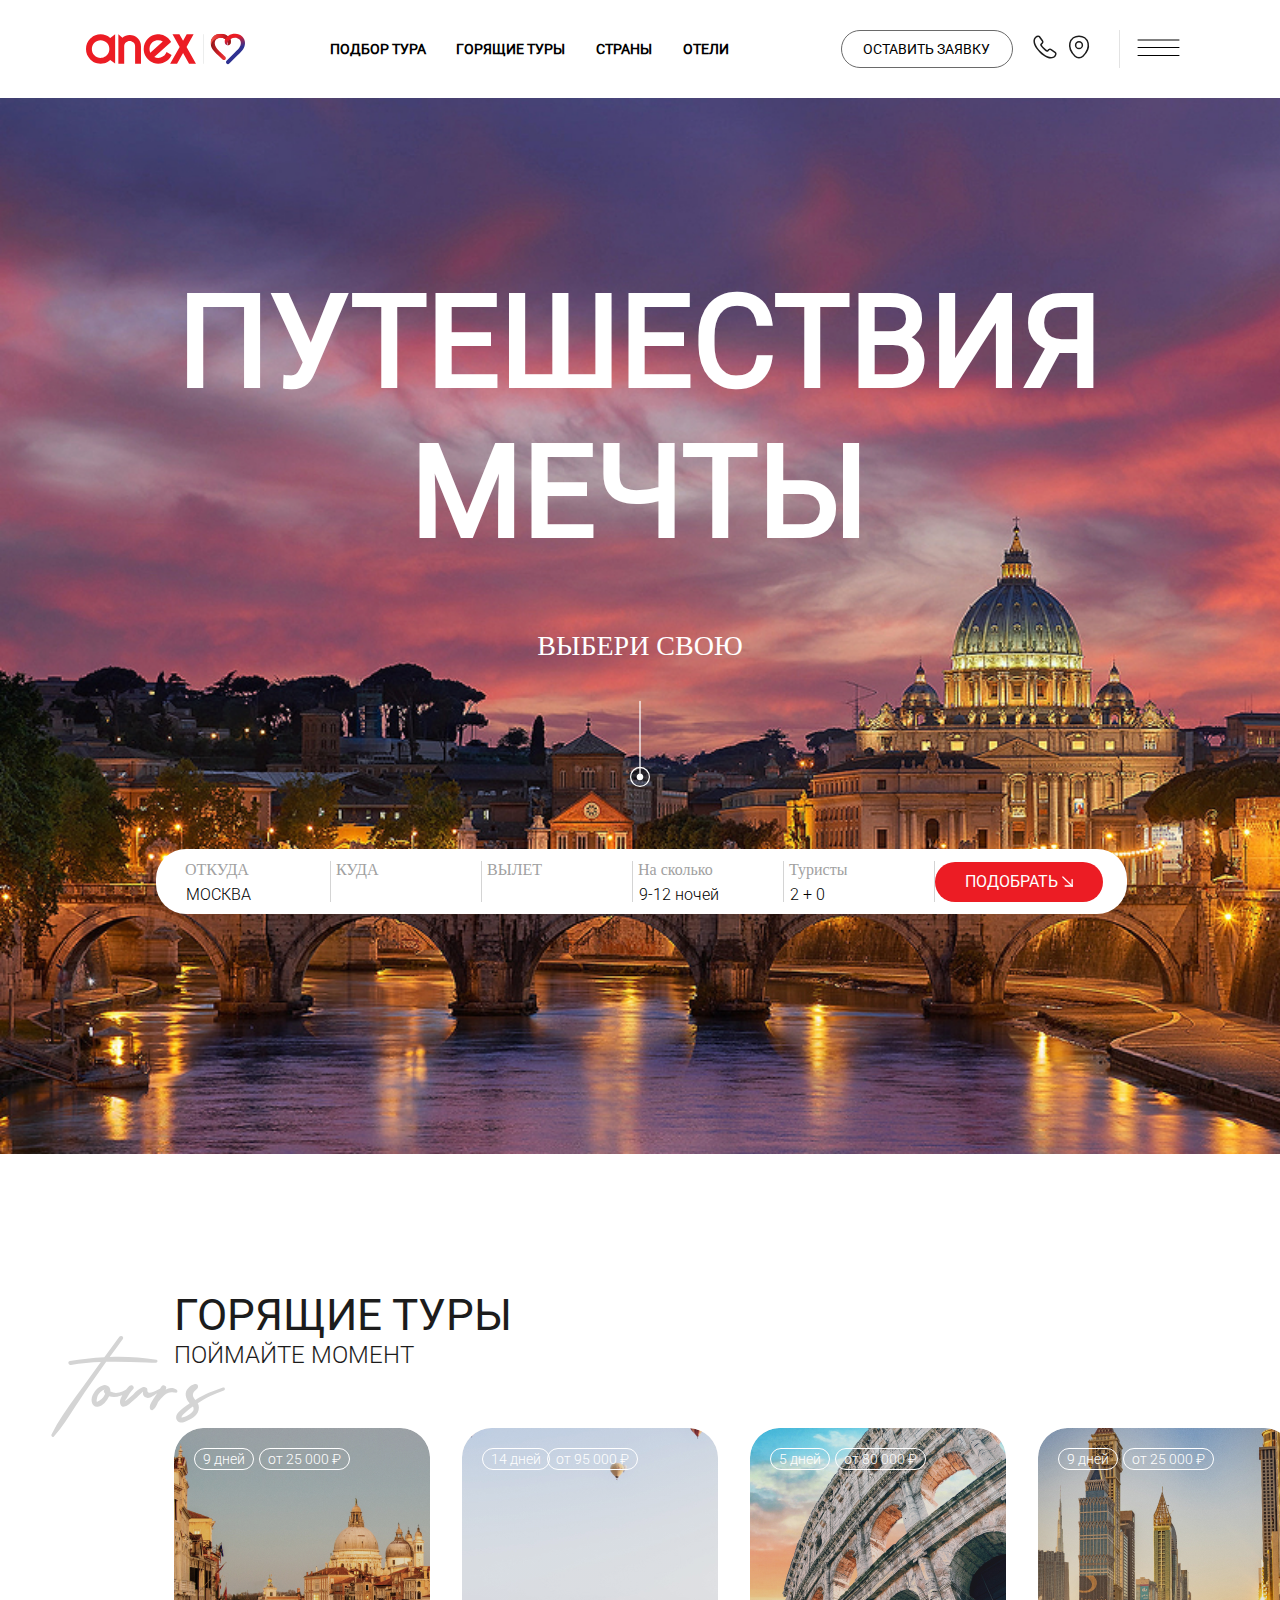
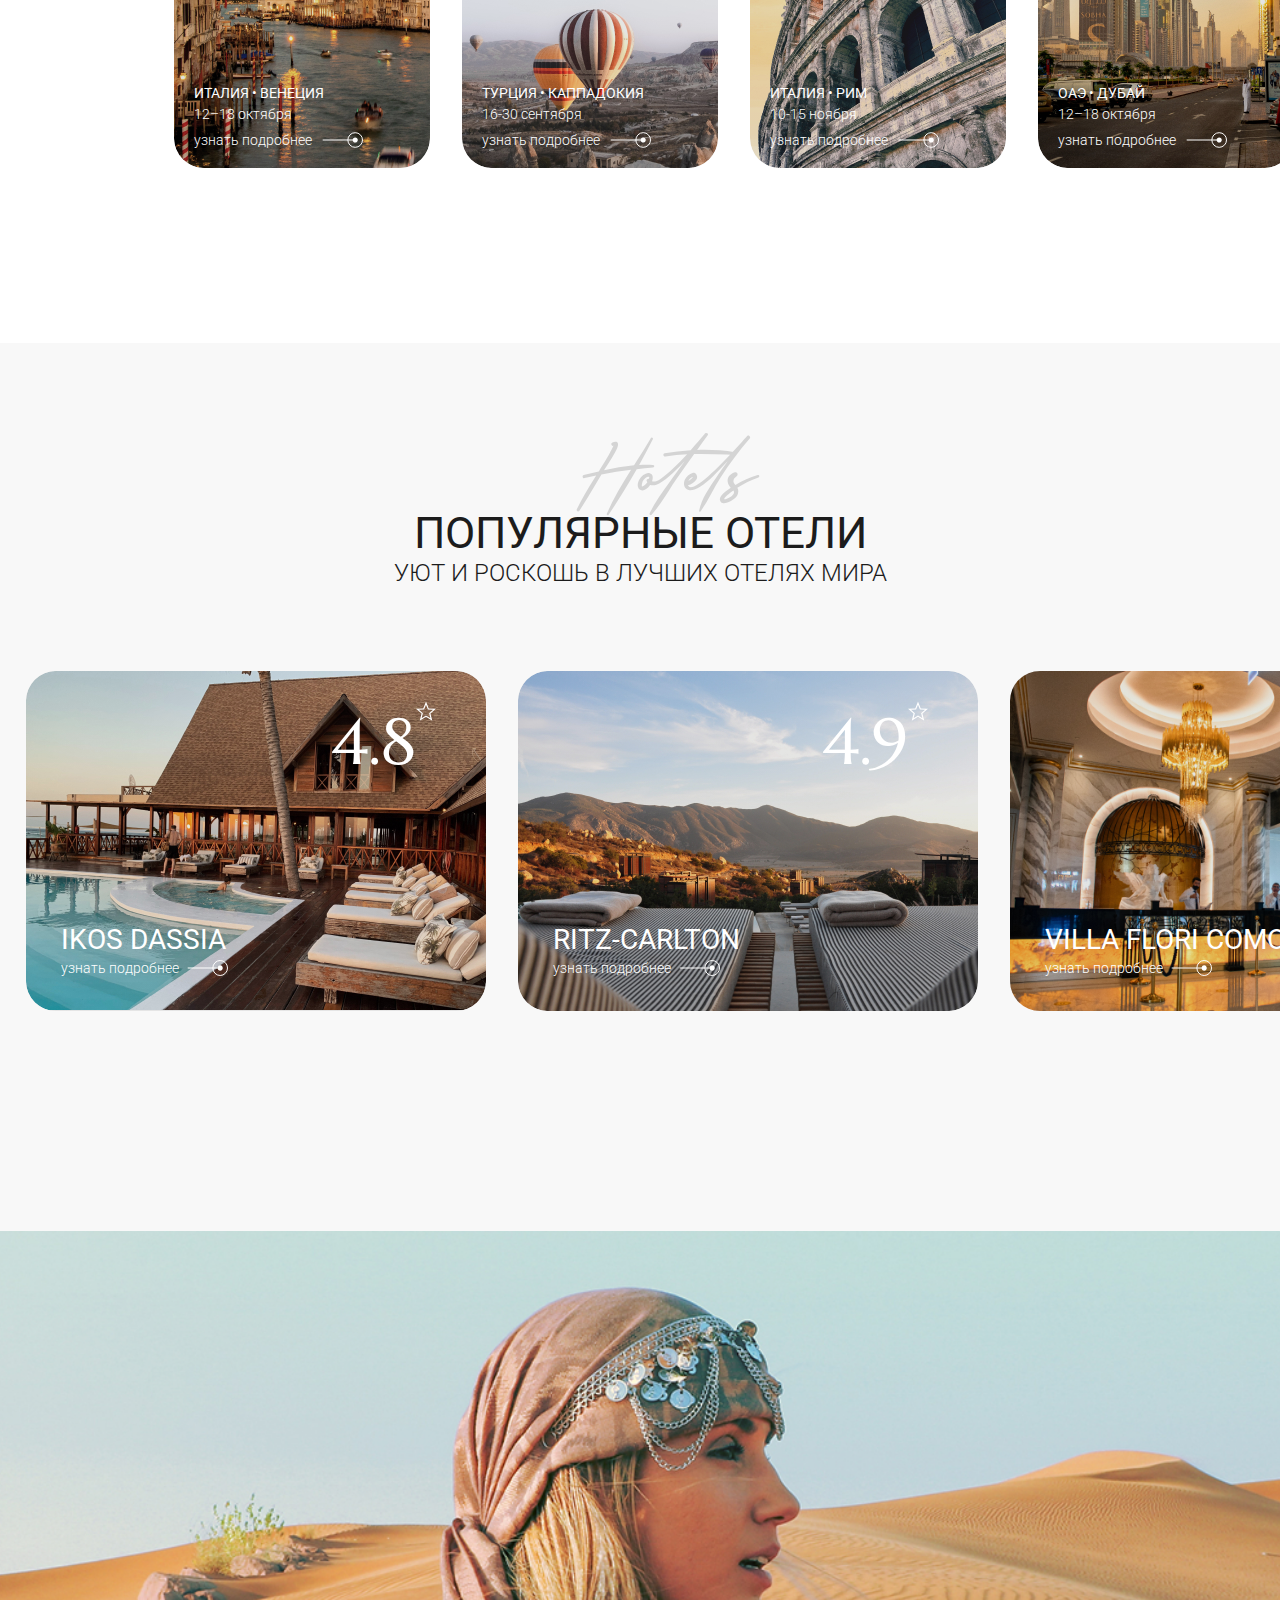
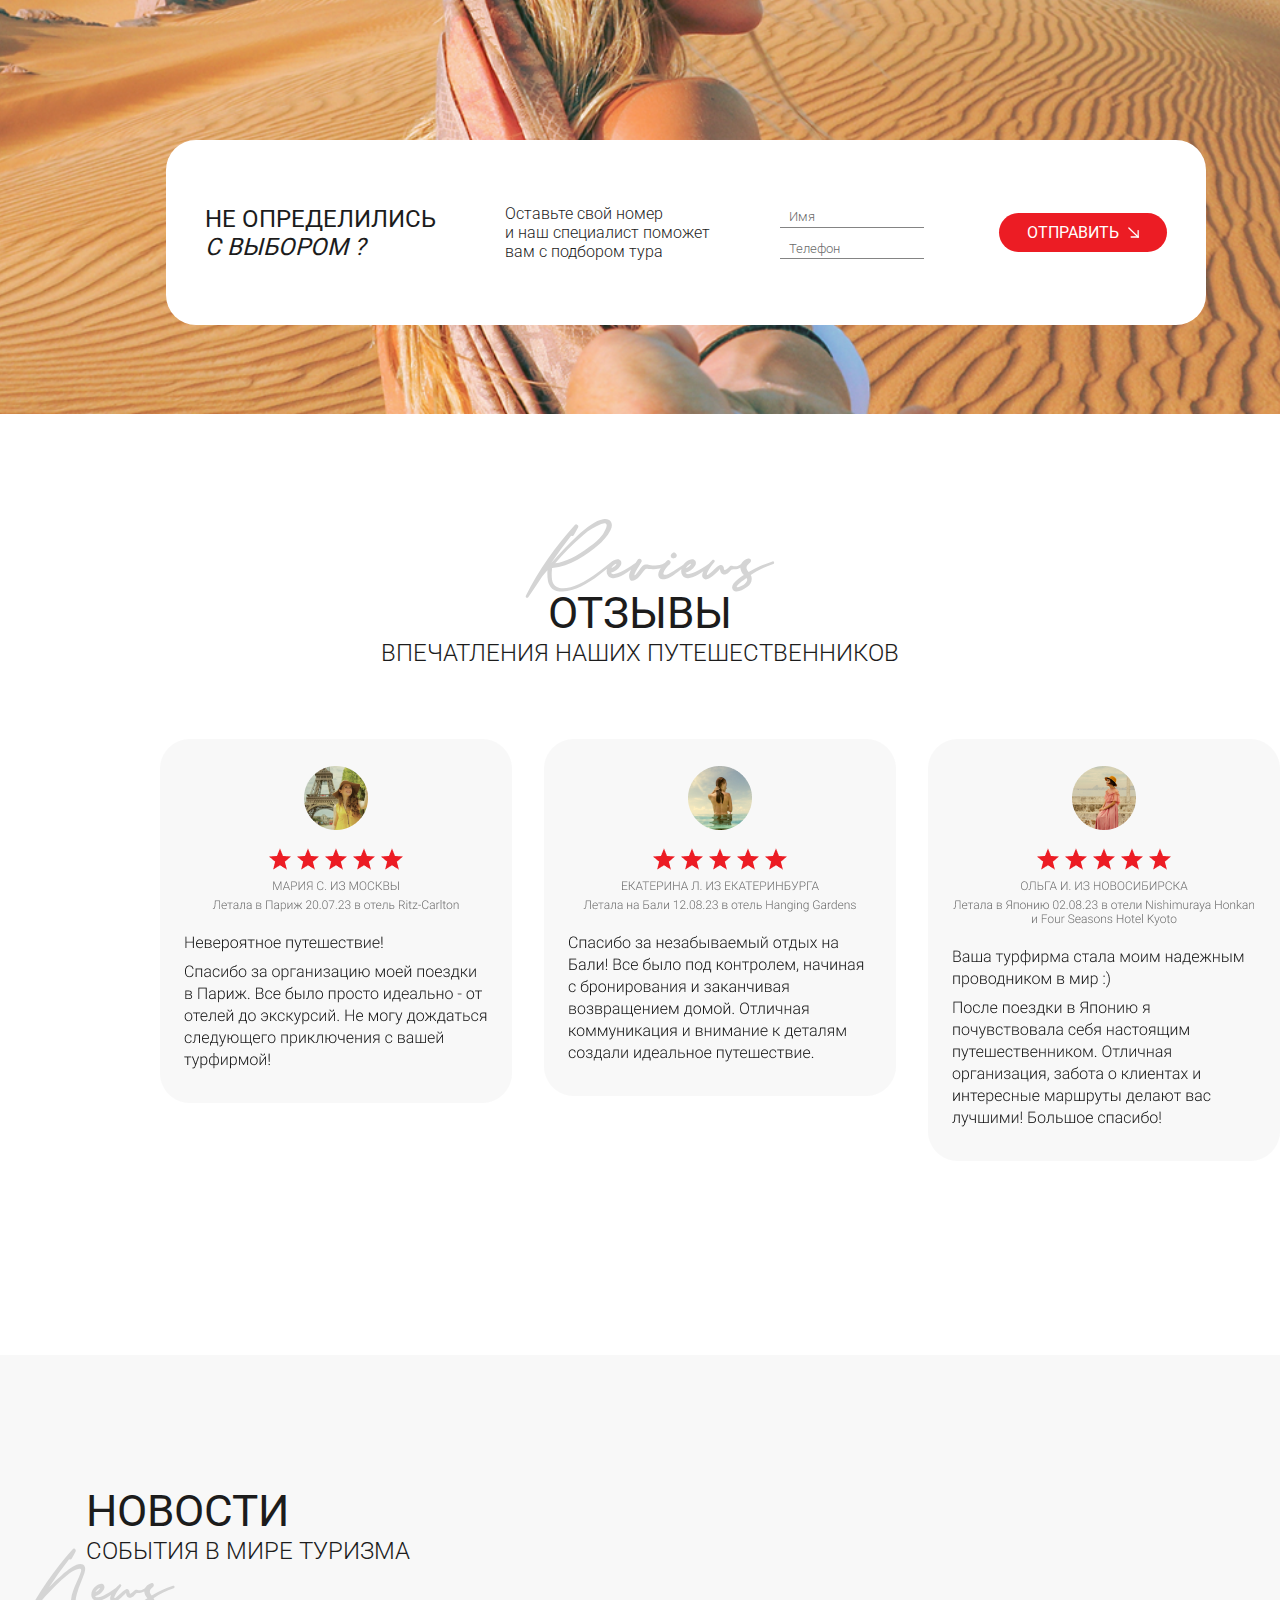
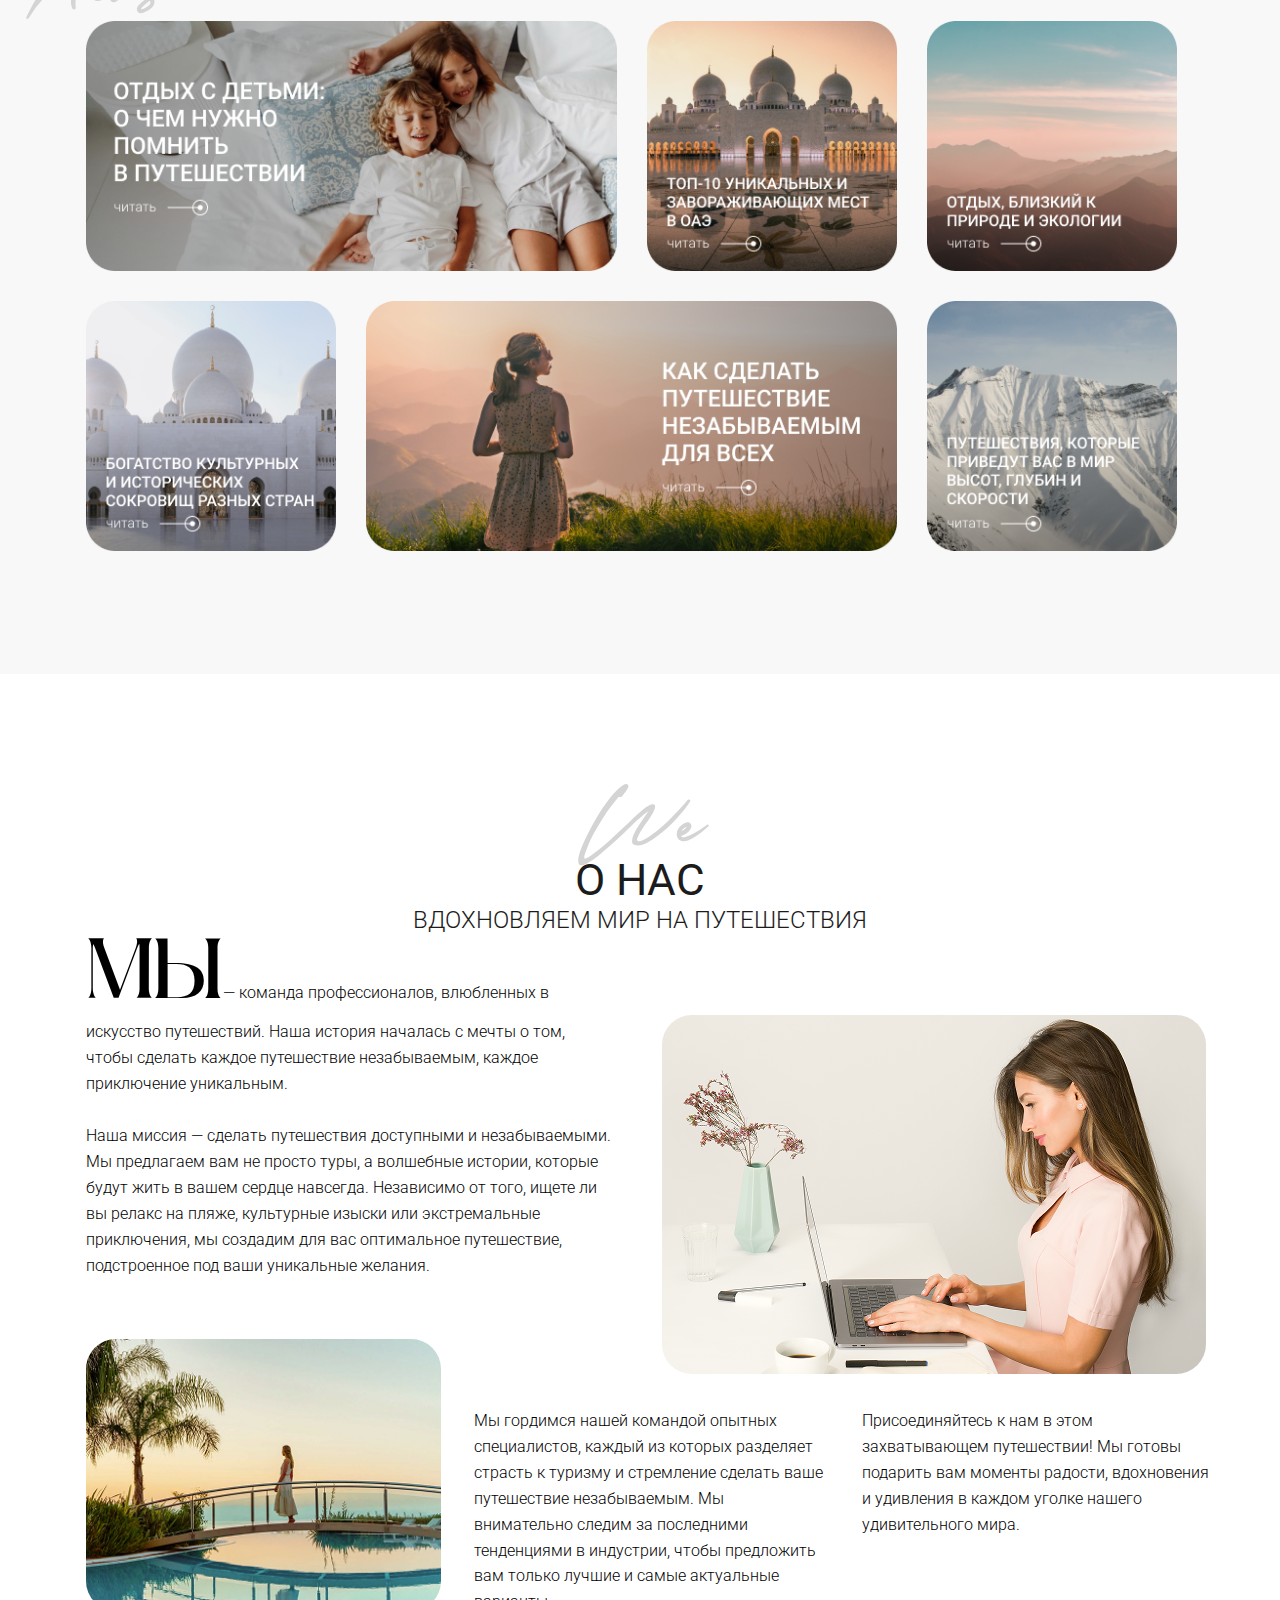
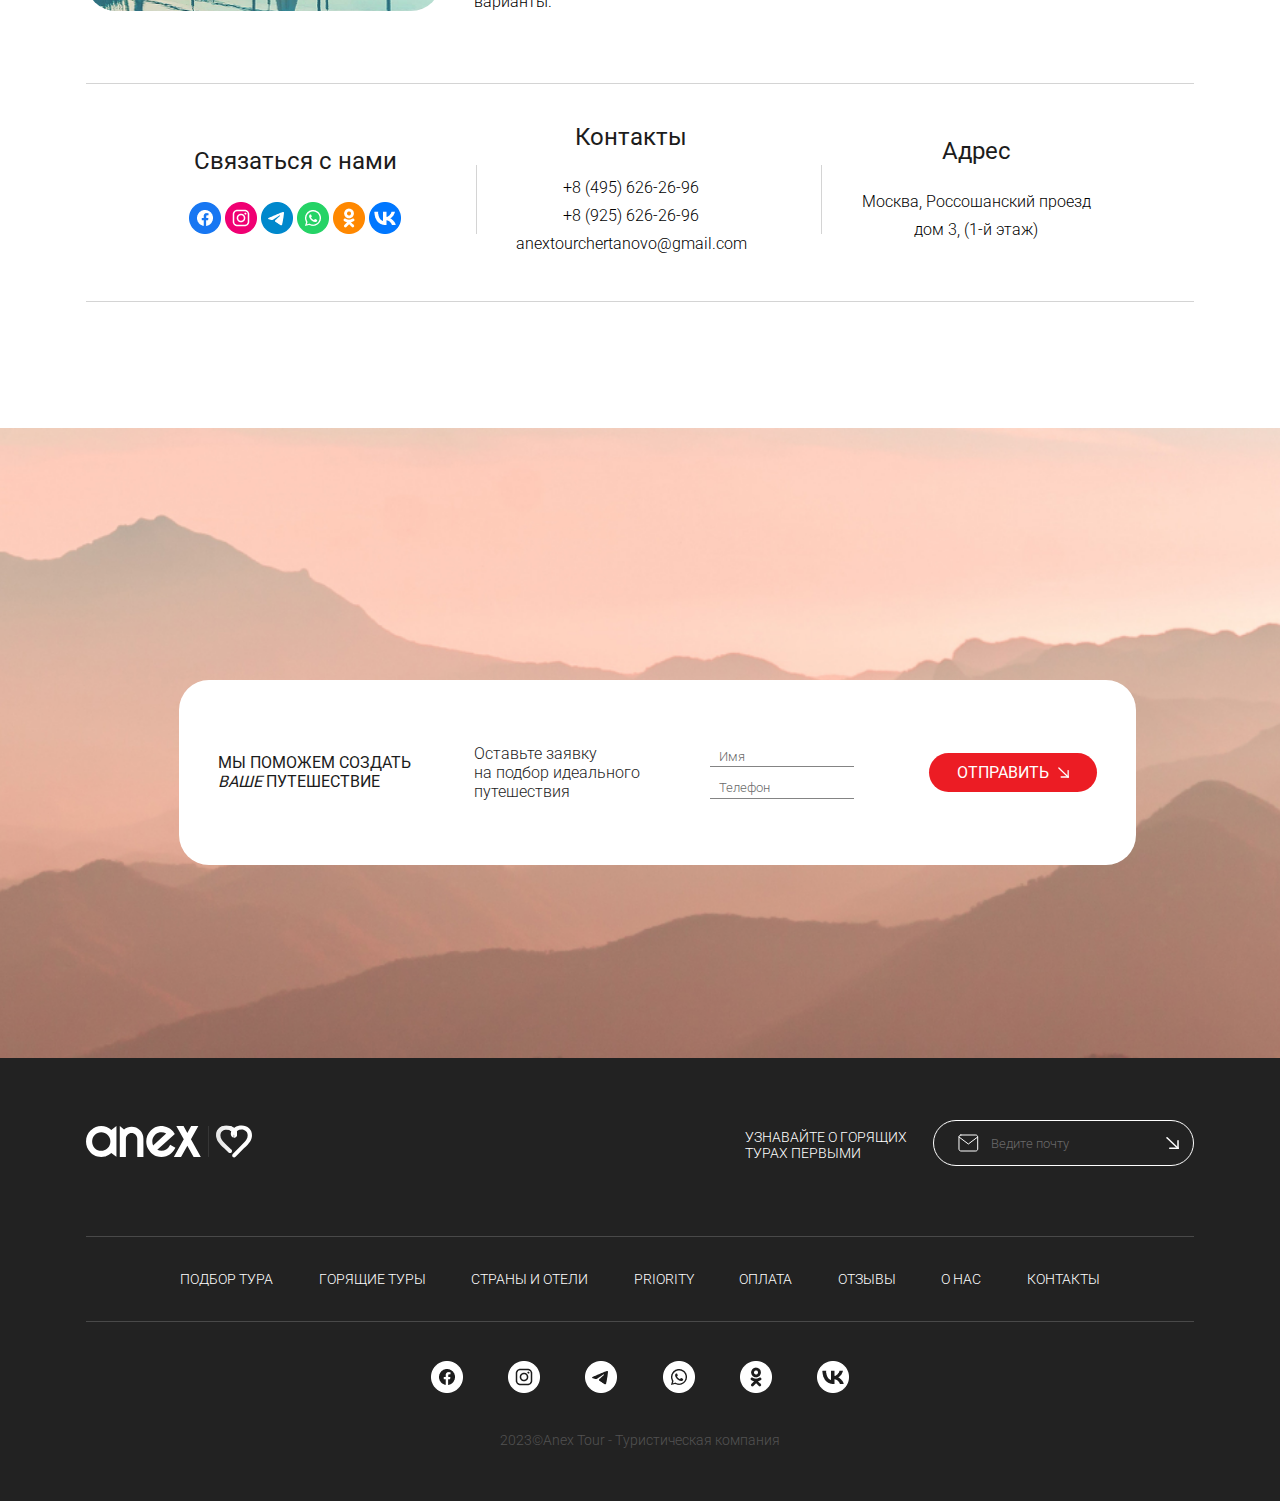
<file: src/pages/main/index.html>
<!DOCTYPE html>
<html lang="en">
<head>
    <meta charset="UTF-8">
    <meta name="viewport" content="width=device-width, initial-scale=1.0">
    <link rel="stylesheet" href="./style.css">
    <title>Document</title>
</head>
<body>
    <header>
        <div id="company-logo"><img src="./assets/images/logo (1) 1.svg" alt="company-logo" id="company-logo-image"></div>
        <div id="menu-sections">
            <nav>
                <a href="../variants/variants.html">ПОДБОР ТУРА</a>
                <a href="../tours/tours.html">ГОРЯЩИЕ ТУРЫ</a>
                <a href="../countries/countries.html">СТРАНЫ</a>
                <a href="#">ОТЕЛИ</a>
            </nav>
        </div>
        <div id="response">
            
                
            <button id="response-btn">ОСТАВИТЬ ЗАЯВКУ</button>
                
            
            <div id="response-images">
                
                <details class="context-dropdown">
                  <summary id="btn-call"><img src="./assets/images/call.svg" alt="call" id="call-image"></summary>
                  <ul>
                    <li><a href="tel:+71234567890">+ 8 (495) 626-26-96</a></li>
                    <li><a href="#contacts">+ 8 (925) 826-26-96</a></li>
                  </ul>
                </details>
            
                
                <details class="context-dropdown">
                  <summary id="btn-location"><img src="assets/images/location.svg" alt="location" id="location-image"></summary>
                  <span>
                    Москва, Россошанский проезд, дом 3, (1‑й этаж)
                  </span>
                </details>
            </div> 
        </div>
        <div id="main-menu">
            <nav class="menu">
                <input type="checkbox" id="menu-toggle">
                <label for="menu-toggle" class="menu-button"><img src="./assets/images/бургер.svg" alt=""></label>
            
                <div class="dropdown-content">
                    <div class="content-menu">
                        <div class="content-menu-block">
                            <span>ПОПУЛЯРНЫЕ СТРАНЫ</span>
                            <ul>
                                <li>Турция</li>
                                <li>Египет</li>
                                <li>Мальдивы</li>
                                <li>ОАЭ</li>
                                <li>Куба</li>
                                <li>Шри-Ланка</li>
                            </ul>
                        </div>
                        <div class="content-menu-block">
                            <span>ТУРИСТАМ</span>
                            <ul>
                                <li>Страны</li>
                                <li>Отели</li>
                                <li>Подбор тура</li>
                                <li>Горящие туры</li>
                                <li>Как купить и оплатить тур</li>
                            </ul>
                        </div>
                        <div class="content-menu-block">
                            <span>КОМПАНИЯ</span>
                            <ul>
                                <li>О нас</li>
                                <li>Отзывы</li>
                                <li>Контакты</li>
                                <li>Новости</li>
                                <li>Priority</li>
                                <li>Агентам</li>
                            </ul>
                        </div>
                        <div class="on-mobile"><button>ОСТАВИТЬ ЗАЯВКУ</button><div class="mobile-image-block"><img src="./assets/images/call.svg" alt="" class="mobile-image"><img src="./assets/images/location.svg" alt="" class="mobile-image"></div></div>
                    </div>
                    
                </div>
            </nav>
        </div>
    </header>

    <main>
        <section id="title">
            <h1>ПУТЕШЕСТВИЯ <br> МЕЧТЫ</h1>
            <h3>ВЫБЕРИ СВОЮ</h3>
            <img src="./assets/images/линия.svg" alt="" id="title-img">
            <div id="choice">
                <div class="input-group-dropdown">
                    <label>ОТКУДА</label>
                    <div class="dropdown-wrapper">
                        <input type="text" placeholder="МОСКВА" readonly tabindex="0">
                        <div class="dropdown-content dropdown-content-1">
                           
                             
                                
                                   
                        </div>

                    </div>

                </div>
                <div class="input-group-dropdown">
                    <label>КУДА</label>
                    <div class="dropdown-wrapper">
                        <input type="text">
                        <div class="dropdown-content dropdown-content-2">
                            <div class="dropdown-main dropdown-main-2">
                                <div class="dropdown-section dropdown-section-2">
                                    
                                    <div class="month">
                                        <h4>Январь 2024</h4>
                                        <a href="#">выбрать целый месяц</a>
                                        <div class="calendar-dates">
                                            <div class="days">
                                                <div>пн</div>
                                                <div>вт</div>
                                               <div>ср</div>
                                               <div>чт</div>
                                              <div>пт</div>
                                              <div>сб</div>
                                              <div>вс</div>
                                            </div>
                                            <div class="numbers">
                                                <div>1</div>
                                               <div>2</div>
                                              <div>3</div>
                                             <div>4</div>
                                             <div>5</div>
                                             <div>6</div>
                                               <div>7</div>
                                               <div>8</div>
                                               <div>9</div>
                                               <div>10</div>
                                               <div>11</div>
                                               <div>12</div>
                                               <div>13</div>
                                               <div>14</div>
                                               <div>15</div>
                                               <div>16</div>
                                             <div>17</div>
                                             <div>18</div>
                                             <div>19</div>
                                             <div>20</div>
                                             <div>21</div>
                                             <div>22</div>
                                             <div>23</div>
                                              <div>24</div>
                                             <div>25</div>
                                             <div>26</div>
                                             <div>27</div>
                                             <div>28</div>
                                             <div>29</div>
                                             <div>30</div>
                                             <div>31</div>
                                         
                                            </div>
                                        </div>
                                
                                    </div>
                                    <div class="month">
                                        <h4>Февраль 2024</h4>
                                        <a href="#">выбрать целый месяц</a>
                                        <div class="calendar-dates">
                                            <div class="days">
                                                <div>пн</div>
                                                <div>вт</div>
                                               <div>ср</div>
                                               <div>чт</div>
                                              <div>пт</div>
                                              <div>сб</div>
                                              <div>вс</div>
                                            </div>
                                            <div class="numbers">
                                                <div></div>
                                                <div></div>
                                                <div></div>
                                                <div>1</div>
                                               <div>2</div>
                                              <div>3</div>
                                             <div>4</div>
                                             <div>5</div>
                                             <div>6</div>
                                               <div>7</div>
                                               <div>8</div>
                                               <div>9</div>
                                               <div>10</div>
                                               <div>11</div>
                                               <div>12</div>
                                               <div>13</div>
                                               <div>14</div>
                                               <div>15</div>
                                               <div>16</div>
                                             <div>17</div>
                                             <div>18</div>
                                             <div>19</div>
                                             <div>20</div>
                                             <div>21</div>
                                             <div>22</div>
                                             <div>23</div>
                                              <div>24</div>
                                             <div>25</div>
                                             <div>26</div>
                                             <div>27</div>
                                             <div>28</div>
                                             <div>29</div>
                                             <div>30</div>
                                             <div>31</div>
                                         
                                            </div>
                                        </div>
                                    </div>
                                </div>
                                <div class="buttons"> <button class="reset">Очистить</button> <button class="choose">Выбрать<img src="./assets/images/Group 1145.svg" alt="btn-image" class="choose-img-btn"></button></button></div>

                            </div>
                        </div>
                    </div>

                </div>
                <div  class="input-group-dropdown">
                    <label>ВЫЛЕТ</label>
                    <div class="dropdown-wrapper">
                        <input type="text">
                        <div class="dropdown-content dropdown-content-3" >
                            <div class="dropdown-main dropdown-main-3">
                                <div class="dropdown-section dropdown-section-3">  
                                    <div>1</div>
                                  <div>2</div>
                                  <div>3</div>
                                  <div>4</div>
                                  <div>5</div>
                                 <div>6</div>
                                 <div>7</div>
                                   <div>8</div>
                                 <div>9</div>
                                 <div>10</div>
                                 <div>11</div>
                                 <div>12</div>
                                 <div>13</div>
                                 <div>14</div>
                                 <div>15</div>
                                 <div>16</div>
                                  <div>17</div>
                                 <div>18</div>
                                 <div>19</div>
                                 <div>20</div>
                                 <div>21</div>
                                  <div>22</div>
                                  <div>23</div>
                                 <div>24</div>
                                 <div>25</div>
                                 <div>26</div>
                                  <div>27</div>
                                 <div>28</div>
                                 <div>29</div>
                                  <div>30</div>
                                   <div>31</div>
                             </div>
                                <div class="buttons"> <button class="reset">Очистить</button> <button class="choose">Выбрать<img src="./assets/images/Group 1145.svg" alt="btn-image" class="choose-img-btn"></button></button></div>
                            </div>
                        </div>
                    </div>

                </div>
                <div class="input-group-dropdown">
                    <label>На сколько</label>
                    <div class="dropdown-wrapper">
                      <input type="text"  placeholder="9-12 ночей" >
                      
                      
                    </div>
                </div>
                <div class="input-group-dropdown">
                    <label>Туристы</label>
                    <div class="dropdown-wrapper">
                      <input type="text" placeholder="2 + 0">
                      
                      
                    </div>
                </div>
                <button id="btn-choice">ПОДОБРАТЬ<img src="./assets/images/Group 1145.svg" alt="btn-image" id="btn-choice-image"></button>
            </div>
        </section>

        
        <section id="popular-tour">
            <h3>ГОРЯЩИЕ ТУРЫ</h3>
            <h4> ПОЙМАЙТЕ МОМЕНТ</h4>
            <div id="popular-tour-section">
                <div class="card-tours" style="background-image:  linear-gradient(rgba(0,0,0,0.1), rgba(0,0,0,0.1)), url('./assets/cards-tours-img/p-1.jpg');">
        
                    <div class="tag">9 дней</div>
                    <div class="tag price">от 25 000 ₽</div>
                    
                    
                    <div class="card-content-tours">
                      <div class="title">ИТАЛИЯ • ВЕНЕЦИЯ</div>
                      <div class="dates">12–18 октября</div>
                      <div class="card-content-info-tours">
                         <div class="link">узнать подробнее</div>
                         <img src="./assets/cards-tours-img/линия (1).svg" alt="" class="card-img-link">
                      </div>
                    </div>
                  </div>

                  <div class="card-tours" style="background-image: linear-gradient(rgba(0,0,0,0.1), rgba(0,0,0,0.1)), url('./assets/cards-tours-img/p-2.jpg');">
        
                    <div class="tag">14 дней</div>
                    <div class="tag price">от 95 000 ₽</div>
                    
                    
                    <div class="card-content-tours">
                      <div class="title">ТУРЦИЯ • КАППАДОКИЯ</div>
                      <div class="dates">16-30 сентября</div>
                      <div class="card-content-info-tours">
                         <div class="link">узнать подробнее</div>
                         <img src="./assets/cards-tours-img/линия (1).svg" alt="" class="card-img-link">
                      </div>
                    </div>
                  </div>

                  <div class="card-tours" style="background-image: linear-gradient(rgba(0,0,0,0.1), rgba(0,0,0,0.1)), url('./assets/cards-tours-img/p-3.jpg');">
        
                    <div class="tag">5 дней</div>
                    <div class="tag price">от 80 000 ₽</div>
                    
                    
                    <div class="card-content-tours">
                      <div class="title">ИТАЛИЯ • РИМ</div>
                      <div class="dates">10-15 ноября</div>
                      <div class="card-content-info-tours">
                         <div class="link">узнать подробнее</div>
                         <img src="./assets/cards-tours-img/линия (1).svg" alt="" class="card-img-link">
                      </div>
                    </div>
                  </div>

                  <div class="card-tours" style="background-image: linear-gradient(rgba(0,0,0,0.1), rgba(0,0,0,0.1)), url('./assets/cards-tours-img/p-4.jpg');">
        
                    <div class="tag">9 дней</div>
                    <div class="tag price">от 25 000 ₽</div>
                    
                    
                    <div class="card-content-tours">
                      <div class="title">ОАЭ • ДУБАЙ</div>
                      <div class="dates">12–18 октября</div>
                      <div class="card-content-info-tours">
                         <div class="link">узнать подробнее</div>
                         <img src="./assets/cards-tours-img/линия (1).svg" alt="" class="card-img-link">
                      </div>
                    </div>
                  </div>

                  <div class="card-tours" style="background-image: linear-gradient(rgba(0,0,0,0.1), rgba(0,0,0,0.1)), url('./assets/cards-tours-img/p-5.jpg');">
        
                    <div class="tag">9 дней</div>
                    <div class="tag price">от 25 000 ₽</div>
                    
                    
                    <div class="card-content-tours">
                      <div class="title">ИТАЛИЯ • ФЛОРЕНЦИЯ</div>
                      <div class="dates">12–18 октября</div>
                      <div class="card-content-info-tours">
                         <div class="link">узнать подробнее</div>
                         <img src="./assets/cards-tours-img/линия (1).svg" alt="" class="card-img-link">
                      </div>
                    </div>
                  </div>

                  <div class="card-tours" style="background-image: linear-gradient(rgba(0,0,0,0.1), rgba(0,0,0,0.1)), url('./assets/cards-tours-img/p-1.jpg');">
        
                    <div class="tag">9 дней</div>
                    <div class="tag price">от 25 000 ₽</div>
                    
                    
                    <div class="card-content-tours">
                      <div class="title">ИТАЛИЯ • ВЕНЕЦИЯ</div>
                      <div class="dates">12–18 октября</div>
                      <div class="card-content-info-tours">
                         <div class="link">узнать подробнее</div>
                         <img src="./assets/cards-tours-img/линия (1).svg" alt="" class="card-img-link">
                      </div>
                    </div>
                  </div>
            </div>
            <img src="./assets/images/tours.svg" alt="tour" id="tour-image">
        </section>

        <section id="popular-hotels">
            <img src="./assets/images/Hotels.svg" alt="hotels" id="hotels">
            <h3>ПОПУЛЯРНЫЕ ОТЕЛИ</h3>
            <h4>УЮТ И РОСКОШЬ В ЛУЧШИХ ОТЕЛЯХ МИРА</h4>
            <div id="popular-hotels-section">
                <div class="hotel-card" style="background-image: linear-gradient(rgba(0,0,0,0.1), rgba(0,0,0,0.1)), url('./assets/hotel-cards/3.jpg');">
                    <div class="rating"><h5>4.8</h5><img src="./assets/hotel-cards/Group.svg" alt="" class="star-img-card"></div>
                    <div class="hotel-info">
                      <div class="hotel-name">IKOS DASSIA</div>
                      <div class="hotel-link">узнать подробнее <img src="./assets/hotel-cards/линия (1).svg" alt="" class="card-img-line"></div>
                    </div>
                </div>
                <div class="hotel-card" style="background-image: linear-gradient(rgba(0,0,0,0.1), rgba(0,0,0,0.1)), url('./assets/hotel-cards/2.jpg');">
                    <div class="rating"><h5>4.9</h5><img src="./assets/hotel-cards/Group.svg" class="star-img-card"></div>
                    <div class="hotel-info">
                      <div class="hotel-name">RITZ-CARLTON</div>
                      <div class="hotel-link">узнать подробнее <img src="./assets/hotel-cards/линия (1).svg" alt="" class="card-img-line"></div>
                    </div>
                </div>
                <div class="hotel-card" style="background-image: linear-gradient(rgba(0,0,0,0.1), rgba(0,0,0,0.1)), url('./assets/hotel-cards/1.jpg');">
                    <div class="rating"><h5>5</h5><img src="./assets/hotel-cards/Group.svg" alt="" class="star-img-card"></div>
                    <div class="hotel-info">
                      <div class="hotel-name">VILLA FLORI COMO</div>
                      <div class="hotel-link">узнать подробнее <img src="./assets/hotel-cards/линия (1).svg" alt="" class="card-img-line"></div>
                    </div>
                </div>
                <div class="hotel-card" style="background-image: linear-gradient(rgba(0,0,0,0.1), rgba(0,0,0,0.1)), url('./assets/hotel-cards/3.jpg');" class="display-on-laptop" >
                    <div class="rating"><h5>4.9</h5><img src="./assets/hotel-cards/Group.svg" alt="" class="star-img-card"></div>
                    <div class="hotel-info">
                      <div class="hotel-name">RITZ-CARLTON</div>
                      <div class="hotel-link">узнать подробнее <img src="./assets/hotel-cards/линия (1).svg" alt="" class="card-img-line"></div>
                    </div>
                </div>
                <div class="hotel-card" style="background-image: linear-gradient(rgba(0,0,0,0.1), rgba(0,0,0,0.1)), url('./assets/hotel-cards/2.jpg');" class="display-on-laptop">
                    <div class="rating"><h5>4.8</h5><img src="./assets/hotel-cards/Group.svg" alt="" class="star-img-card"></div>
                    <div class="hotel-info">
                      <div class="hotel-name">IKOS DASSIA</div>
                      <div class="hotel-link">узнать подробнее <img src="./assets/hotel-cards/линия (1).svg" alt="" class="card-img-line"></div>
                    </div>
                  </div>
            </div>
            <button class="hidden-on-laptop">Больше отелей</button>
        </section>

        <section id="section-form">
            <div id="form-1">
                <div id="form-title-1"><span>НЕ ОПРЕДЕЛИЛИСЬ <i>С ВЫБОРОМ ?</i></span></div>
                <div class="form-subtitle"><span>Оставьте свой номер <br> и наш специалист поможет <br> вам с подбором тура</span></div>
                <div class="fill-form">
                    <input type="text" placeholder="Имя">
                    <input type="text" placeholder="Телефон">
                </div>
                <button class="btn-form">
                    ОТПРАВИТЬ <img src="./assets/images/Group 1145.svg" alt="" class="btn-form-image">
                </button>
            </div>
            
        </section>

        <section id="feedback">
            <img src="./assets/images/Reviews.svg" alt="" id="reviews">
            <h3>ОТЗЫВЫ</h3>
            <h4>ВПЕЧАТЛЕНИЯ НАШИХ ПУТЕШЕСТВЕННИКОВ</h4>
            <div id="feedback-section">
                <img src="./assets/images/7.png" alt="">
                <img src="./assets/images/9.png" alt="">
                <img src="./assets/images/10.png" alt="">
                <img src="./assets/images/15.png" alt="">
                <img src="./assets/images/7.png" alt="">
                <img src="./assets/images/9.png" alt="">
                <img src="./assets/images/10.png" alt="">
                <img src="./assets/images/15.png" alt="">
            </div>
        </section>

        <section id="news">
            <h3>НОВОСТИ</h3>
            <h4>СОБЫТИЯ В МИРЕ ТУРИЗМА</h4>
            <img src="./assets/images/News.svg" alt="" id="news-image">
            <div class="news-section">
                <img src="./assets/images/20.png" alt="" class="display-on-laptop" >
                <img src="./assets/images/21.png" alt="" class="display-on-laptop" >
                <img src="./assets/images/22.png" alt="" class="display-on-laptop" >
                <img src="./assets/images/23.png" alt="" >
                <img src="./assets/images/24.png" alt="" class="display-on-laptop">
                <img src="./assets/images/25.png" alt=""> 
                <img src="./assets/images/50.png" alt="" class="small-displey-1024">
            </div>
            <button class="hidden-on-laptop">Больше новостей</button>
        </section>

        <section id="about-us">
            <img src="./assets/images/We.svg" alt="" id="we-image">
            <h3>О НАС</h3>
            <h4 id="about-us-subtitle">ВДОХНОВЛЯЕМ МИР НА ПУТЕШЕСТВИЯ</h4>
            <div id="text-about-us">
                <p class="text text-1">
                    <strong>МЫ</strong>— команда профессионалов, влюбленных в искусство путешествий. Наша история началась с мечты о том, чтобы сделать каждое путешествие незабываемым, каждое приключение уникальным. <br><br>Наша миссия — сделать путешествия доступными и незабываемыми. Мы предлагаем вам не просто туры, а волшебные истории, которые будут жить в вашем сердце навсегда. Независимо от того, ищете ли вы релакс на пляже, культурные изыски или экстремальные приключения, мы создадим для вас оптимальное путешествие, подстроенное под ваши уникальные желания.
                </p>                
                <div id="about-us-img-1"><img src="./assets/images/icons8-team-CrW-TbykPBQ-unsplash 1.png" alt=""></div>
                <img src="./assets/images/Ikos-Dassia_Woman-walking-by-the-pool-01-_2880x1920-1-scaled 1.png" alt="" id="about-us-img-2" class="laptops">
                <p class="text text-2">Мы гордимся нашей командой опытных специалистов, каждый из которых разделяет страсть к туризму и стремление сделать ваше путешествие незабываемым. Мы внимательно следим за последними тенденциями в индустрии, чтобы предложить вам только лучшие и самые актуальные варианты.</p>
                <p class="text text-3">Присоединяйтесь к нам в этом захватывающем путешествии! Мы готовы подарить вам моменты радости, вдохновения и удивления в каждом уголке нашего удивительного мира.</p>
                <img src="./assets/images/Ikos-Dassia_Woman-walking-by-the-pool-01-_2880x1920-1-scaled 1.png" alt=""  class="phones">
            </div>
            <div id="contacts">
                <div class="contacts-cards">
                    <h4>Связаться с нами</h4>
                    <div class="social-icons">
                      <a href="#"><img src="./assets/images/facebook.png" alt="" class="social-icons-img"></a>
                      <a href="#"><img src="./assets/images/instagram.png" alt="" class="social-icons-img"></a>
                      <a href="#"><img src="./assets/images/telegram.png" alt="" class="social-icons-img"></a>
                      <a href="#"><img src="./assets/images/whatsapp.png" alt="" class="social-icons-img"></a>
                      <a href="#"><img src="./assets/images/ok.png" alt="" class="social-icons-img"></a>
                      <a href="#"><img src="./assets/images/vk.png" alt="" class="social-icons-img"></a>
                    </div>
                </div>
                
                <div class="contacts-cards">
                    <h4>Контакты</h4>
                    <p>+8 (495) 626-26-96</p>
                    <p>+8 (925) 626-26-96</p>
                    <p>anextourchertanovo@gmail.com</p>
                </div>
                
                <div class="contacts-cards">
                    <h4>Адрес</h4>
                    <p>Москва, Россошанский проезд</p>
                    <p>дом 3, (1-й этаж)</p>
                </div>
            </div>
            


        </section>

        <section id="form-send">
            <div id="form-2">
                <div ID="form-title-2"><span>МЫ ПОМОЖЕМ СОЗДАТЬ <i>ВАШЕ</i>  ПУТЕШЕСТВИЕ</span></div>
                <div class="form-subtitle"><span>Оставьте заявку <br> на подбор идеального<br> путешествия</span></div>
                <div class="fill-form">
                    <input type="text" placeholder="Имя">
                    <input type="text" placeholder="Телефон">
                </div>
                <button class="btn-form">
                    ОТПРАВИТЬ <img src="./assets/images/Group 1145.svg" alt="" class="btn-form-image">
                </button>
            </div>
        </section>



        
    </main>

    <footer>
        <div id="footer-title">
            <div id="footer-logo"><img src="./assets/images/footer-logo.svg" alt="" id="footer-logo-img"></div>
            <div id="footer-form">
                <div id="footer-form-title">УЗНАВАЙТЕ О ГОРЯЩИХ<br>ТУРАХ ПЕРВЫМИ</div>
                <div id="footer-form-send"><img src="./assets/images/Feather Icon.svg" alt=""><input type="email" placeholder="Ведите почту"><img src="./assets/images/Group 1145.svg" alt="" id="footer-input-img"></div>
            </div>
        </div>
        <div id="footer-sections">
            <a href="./variants.html">ПОДБОР ТУРА</a>
            <a href="./tours.html">ГОРЯЩИЕ ТУРЫ</a>
            <a href="">СТРАНЫ И ОТЕЛИ</a>
            <a href="">PRIORITY</a>
            <a href="">ОПЛАТА</a>
            <a href="">ОТЗЫВЫ</a>
            <a href="">О НАС</a>
            <a href="">КОНТАКТЫ</a>
        </div>
        <div id="footer-society">
            <img src="./assets/images/facebook-footer.png" alt="">
            <img src="./assets/images/instagram-foooter.png" alt="">
            <img src="./assets/images/telegram-footer.png" alt="">
            <img src="./assets/images/whatsapp-footer.png" alt="">
            <img src="./assets/images/ok-footer.png" alt="">
            <img src="./assets/images/vk-footer.png" alt="">
        </div>
        <div id="footer-bottom">2023&copy;Anex Tour - Туристическая компания</div>
    </footer>
</body>
</html>
</file>
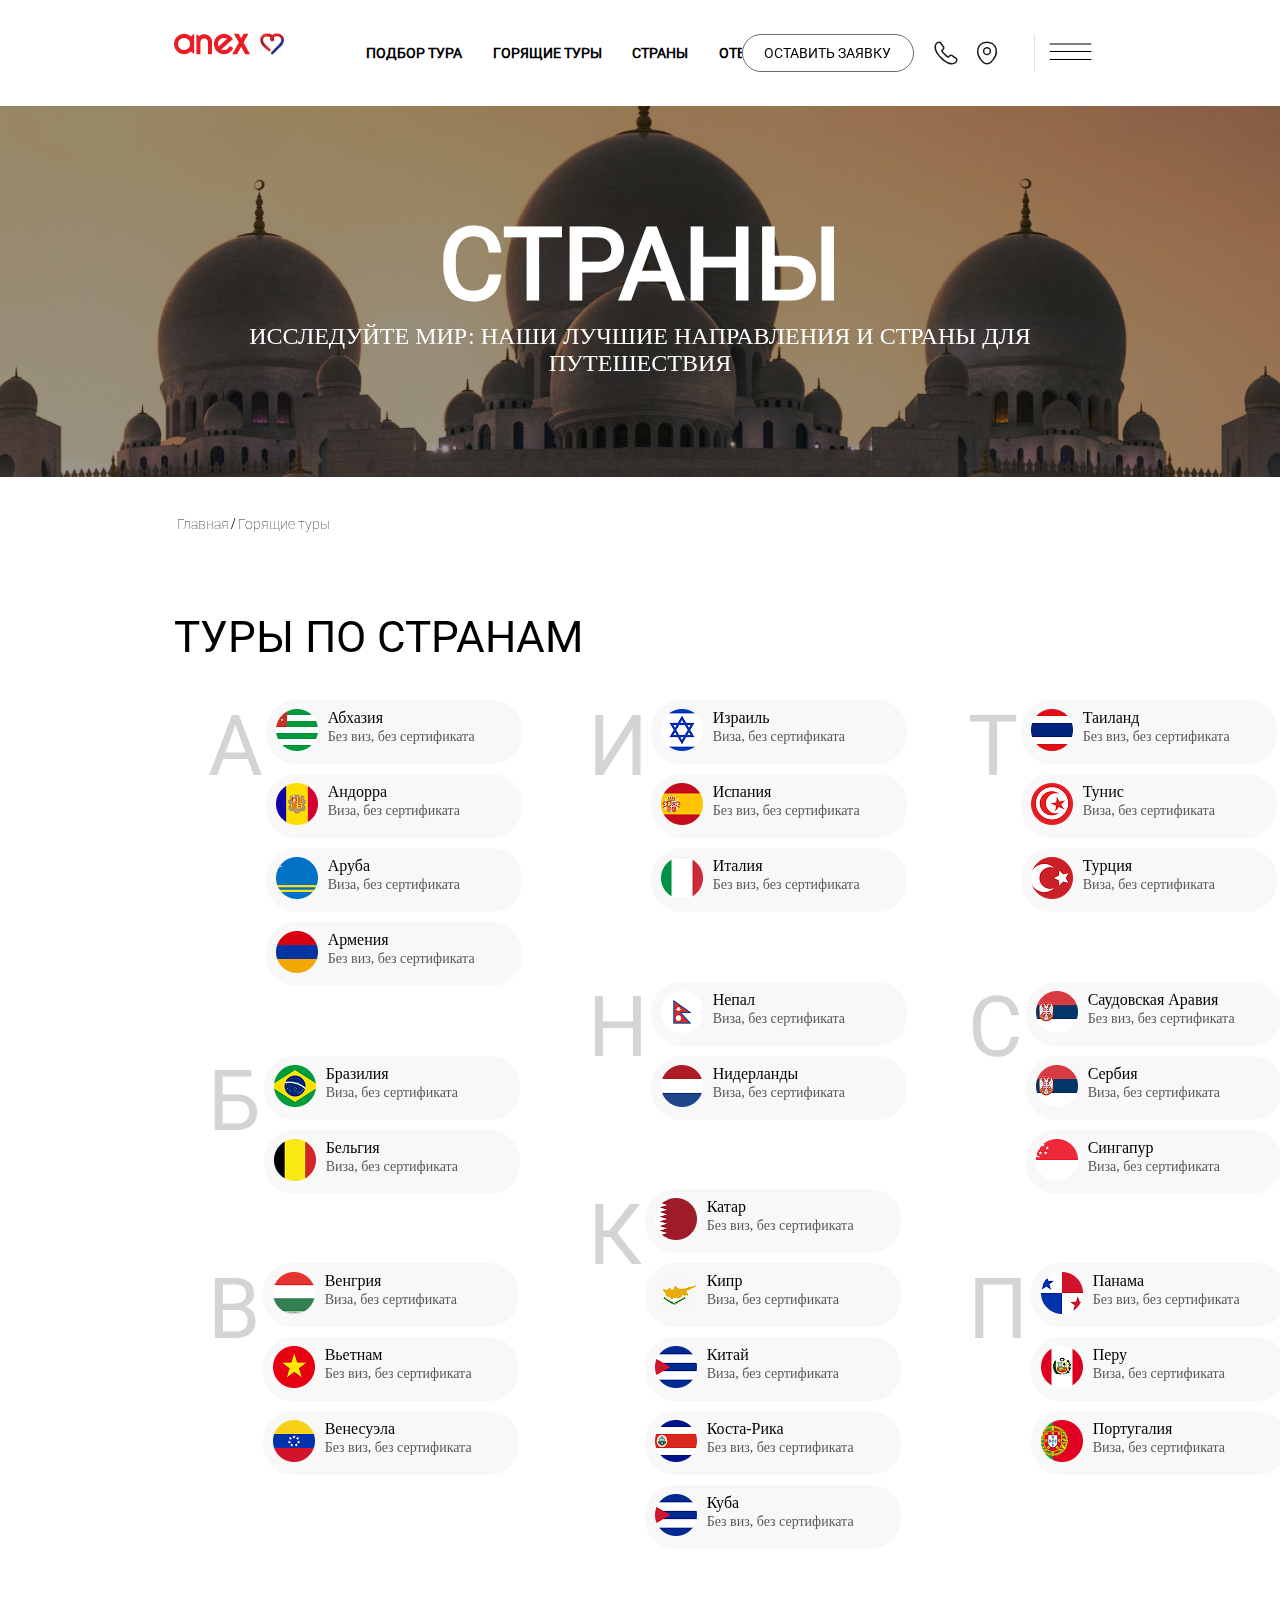
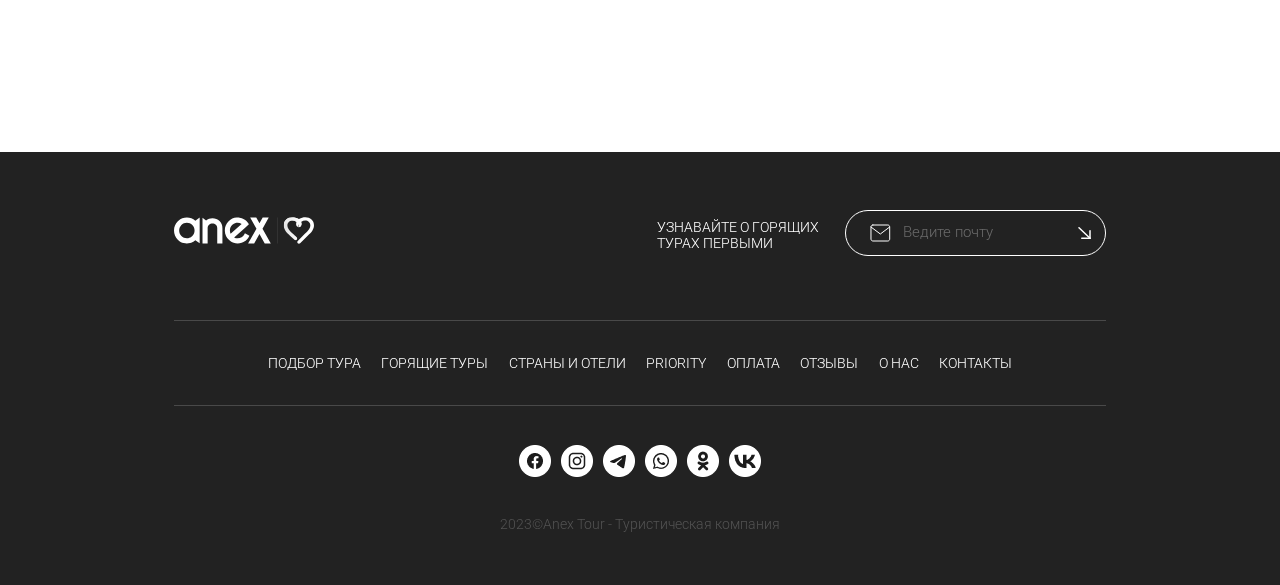
<file: src/pages/countries/countries.html>
<!DOCTYPE html>
<html lang="en">
<head>
    <meta charset="UTF-8">
    <meta name="viewport" content="width=device-width, initial-scale=1.0">
    <link rel="stylesheet" href="./countries.css">
    <title>Document</title>
</head>
<body>
    <header>
        <div id="company-logo"><img src="./assets/images/logo (1) 1.svg" alt="company-logo" id="company-logo-image"></div>
        <div id="menu-sections">
            <nav>
                <a href="#">ПОДБОР ТУРА</a>
                <a href="#">ГОРЯЩИЕ ТУРЫ</a>
                <a href="#">СТРАНЫ</a>
                <a href="#">ОТЕЛИ</a>
            </nav>
        </div>
        <div id="response">
            <button id="response-btn">ОСТАВИТЬ ЗАЯВКУ</button>
            <div id="response-images">
                <img src="./assets/images/call.svg" alt="call" id="call-image">
                <img src="assets/images/location.svg" alt="location" id="location-image">
            </div> 
        </div>
        <div id="main-menu">
            <nav class="menu">
                <input type="checkbox" id="menu-toggle">
                <label for="menu-toggle" class="menu-button"><img src="./assets/images/бургер.svg" alt=""></label>
            
                <ul class="dropdown-content">
                    <li>
                        <ul>Популярные страны
                            <li>Турция</li>
                            <li>Египет</li>
                            <li>Мальдивы</li>
                            <li>ОАЭ</li>
                            <li>Куба</li>
                            <li>Шри-Ланка</li>
                        </ul>
                    </li>
                    <li>
                        <ul>ТУРИСТАМ
                            <li>Страны</li>
                            <li>Отели</li>
                            <li>Подбор тура</li>
                            <li>Горящие туры</li>
                            <li>Как купить и оплатить тур</li>
                        </ul>
                    </li>
                    <li>
                        <ul>КОМПАНИЯ
                            <li>О нас</li>
                            <li>Отзывы</li>
                            <li>Контакты</li>
                            <li>Новости</li>
                            <li>Priority</li>
                            <li>Агентам</li>
                        </ul>
                    </li>
                </ul>
            </nav>
        </div>
    </header>
    <main>
        <section id="title">
            <h1>СТРАНЫ</h1>
            <h3>ИССЛЕДУЙТЕ МИР: НАШИ ЛУЧШИЕ НАПРАВЛЕНИЯ И СТРАНЫ ДЛЯ ПУТЕШЕСТВИЯ</h3>

        </section>
        <section id="main">
            <div id="cite"><button><a href="../main/index.html">Главная</a></button>/<button>Горящие туры</button></div>
            <h3>ТУРЫ ПО СТРАНАМ</h3>
            <div id="countries">
                <div class="column column-1">

                    <div class="block block-1">
                        <div class="block-title">А</div>
                        <div class="block-countries">
                            <div class="variant">
                                <div><img src="./assets/images-2/Ellipse 8.png" alt=""></div>
                                <div class="variant-text"><h4>Абхазия</h4><span>Без виз, без сертификата</span></div>
                            </div>
                            <div class="variant">
                                <div><img src="./assets/images-2/Ellipse 8 (2).png" alt=""></div>
                                <div class="variant-text"><h4>Андорра</h4><span>Виза, без сертификата</span></div>
                            </div>
                            <div class="variant">
                                <div><img src="./assets/images-2/Ellipse 8 (3).png" alt=""></div>
                                <div class="variant-text"><h4>Аруба</h4><span>Виза, без сертификата</span></div>
    
                            </div>
                            <div class="variant">
                                <div><img src="./assets/images-2/Ellipse 8 (4).png" alt=""></div>
                                <div class="variant-text"><h4>Армения</h4><span>Без виз, без сертификата</span></div>
    
                            </div>
                        </div>
                    </div>
                    
                    <div class="block block-2">
                        <div class="block-title">Б</div>
                        <div class="block-countries">
                            <div class="variant">
                                <div><img src="./assets/images-2/Ellipse 8-20.png" alt=""></div>
                                <div class="variant-text"><h4>Бразилия</h4><span>Виза, без сертификата</span></div>
                            </div>
                            <div class="variant">
                                <div><img src="./assets/images-2/Ellipse 8-30.png" alt=""></div>
                                <div class="variant-text"><h4>Бельгия</h4><span>Виза, без сертификата</span></div>
                            </div>
                            
                        </div>
                    </div>
    
                    <div class="block block-3">
                        <div class="block-title">В</div>
                        <div class="block-countries">
                            <div class="variant">
                                <div><img src="./assets/images-2/Ellipse 8 (21).png" alt=""></div>
                                <div class="variant-text"><h4>Венгрия</h4><span>Виза, без сертификата</span></div>
                            </div>
                            <div class="variant">
                                <div><img src="./assets/images-2/Ellipse 8-31 (1).png" alt=""></div>
                                <div class="variant-text"><h4>Вьетнам</h4><span>Без виз, без сертификата</span></div>
                            </div>
                            <div class="variant">
                                <div><img src="./assets/images-2/Ellipse 8 (23).png" alt=""></div>
                                <div class="variant-text"><h4>Венесуэла</h4><span>Без виз, без сертификата</span></div>
    
                            </div>

                        </div>
                    </div>

                    <div class="block block-4">
                        <div class="block-title">И</div>
                        <div class="block-countries">
                            <div class="variant">
                                <div><img src="./assets/images-2/Ellipse 8-35.png" alt=""></div>
                                <div class="variant-text"><h4>Израиль</h4><span>Виза, без сертификата</span></div>
                            </div>
                            <div class="variant">
                                <div><img src="./assets/images-2/Ellipse 8 (24).png" alt=""></div>
                                <div class="variant-text"><h4>Испания</h4><span>Без виз, без сертификата</span></div>
                            </div>
                            <div class="variant">
                                <div><img src="./assets/images-2/Ellipse 8 (5).png" alt=""></div>
                                <div class="variant-text"><h4>Италия</h4><span>Без виз, без сертификата</span></div>
    
                            </div>  
                        </div>      
                    </div>

                    <div class="block block-5">
                        <div class="block-title">Н</div>
                        <div class="block-countries">
                            <div class="variant">
                              <div><img src="./assets/images-2/Ellipse 8 (8).png" alt=""></div>
                              <div class="variant-text"><h4>Непал</h4><span>Виза, без сертификата</span></div>
                            </div>
                            <div class="variant">
                             <div><img src="./assets/images-2/Ellipse 8-50.png" alt=""></div>
                             <div class="variant-text"><h4>Нидерланды</h4><span>Виза, без сертификата</span></div>
                            </div>
                       
                        </div>
                    </div>
                </div>


                <div class="column column-2">
                    <div class="block block-6">
                        <div class="block-title">И</div>
                        <div class="block-countries">
                            <div class="variant">
                                <div><img src="./assets/images-2/Ellipse 8-35.png" alt=""></div>
                                <div class="variant-text"><h4>Израиль</h4><span>Виза, без сертификата</span></div>
                            </div>
                            <div class="variant">
                                <div><img src="./assets/images-2/Ellipse 8 (24).png" alt=""></div>
                                <div class="variant-text"><h4>Испания</h4><span>Без виз, без сертификата</span></div>
                            </div>
                            <div class="variant">
                                <div><img src="./assets/images-2/Ellipse 8 (5).png" alt=""></div>
                                <div class="variant-text"><h4>Италия</h4><span>Без виз, без сертификата</span></div>
    
                            </div>  
                        </div>      
                    </div>

                    <div class="block block-7">
                        <div class="block-title">Н</div>
                        <div class="block-countries">
                            <div class="variant">
                              <div><img src="./assets/images-2/Ellipse 8 (8).png" alt=""></div>
                              <div class="variant-text"><h4>Непал</h4><span>Виза, без сертификата</span></div>
                            </div>
                            <div class="variant">
                             <div><img src="./assets/images-2/Ellipse 8-50.png" alt=""></div>
                             <div class="variant-text"><h4>Нидерланды</h4><span>Виза, без сертификата</span></div>
                            </div>
                       
                        </div>
                    </div>

                    <div class="block block-8">
                        <div class="block-title">К</div>
                        <div class="block-countries">
                            <div class="variant">

                             <div><img src="./assets/images-2/Ellipse 8-40.png" alt=""></div>
                             <div class="variant-text"><h4>Катар</h4><span>Без виз, без сертификата</span></div>
                           </div>
                           <div class="variant">
                              <div><img src="./assets/images-2/Ellipse 8 (6).png" alt=""></div>
                              <div class="variant-text"><h4>Кипр</h4><span>Виза, без сертификата</span></div>
                            </div>
                            <div class="variant">
                             <div><img src="./assets/images-2/Ellipse 8 (41).png" alt=""></div>
                             <div class="variant-text"><h4>Китай</h4><span>Виза, без сертификата</span></div>
                            </div>
                            <div class="variant">
                              <div><img src="./assets/images-2/Ellipse 8 (7).png" alt=""></div>
                              <div class="variant-text"><h4>Коста-Рика</h4><span>Без виз, без сертификата</span></div>

                            </div>
                            <div class="variant">
                              <div><img src="./assets/images-2/Ellipse 8 (42).png" alt=""></div>
                              <div class="variant-text"><h4>Куба</h4><span>Без виз, без сертификата</span></div>

                            </div>
                        </div>
                    </div>
                   
                </div>

                <div class="column column-3">

                    <div class="block block-9">
                        <div class="block-title">К</div>
                        <div class="block-countries">
                            <div class="variant">

                             <div><img src="./assets/images-2/Ellipse 8-40.png" alt=""></div>
                             <div class="variant-text"><h4>Катар</h4><span>Без виз, без сертификата</span></div>
                           </div>
                           <div class="variant">
                              <div><img src="./assets/images-2/Ellipse 8 (6).png" alt=""></div>
                              <div class="variant-text"><h4>Кипр</h4><span>Виза, без сертификата</span></div>
                            </div>
                            <div class="variant">
                             <div><img src="./assets/images-2/Ellipse 8 (41).png" alt=""></div>
                             <div class="variant-text"><h4>Китай</h4><span>Виза, без сертификата</span></div>
                            </div>
                            <div class="variant">
                              <div><img src="./assets/images-2/Ellipse 8 (7).png" alt=""></div>
                              <div class="variant-text"><h4>Коста-Рика</h4><span>Без виз, без сертификата</span></div>

                            </div>
                            <div class="variant">
                              <div><img src="./assets/images-2/Ellipse 8 (42).png" alt=""></div>
                              <div class="variant-text"><h4>Куба</h4><span>Без виз, без сертификата</span></div>

                            </div>
                        </div>
                    </div>
                    
                    <div class="block block-10">
                        <div class="block-title">Т</div>
                        <div class="block-countries">
                            <div class="variant">
                                <div><img src="./assets/images-2/Ellipse 8-90.png" alt=""></div>
                                <div class="variant-text"><h4>Таиланд</h4><span>Без виз, без сертификата</span></div>
                            </div>
                            <div class="variant">
                                <div><img src="./assets/images-2/Ellipse 8 (12).png" alt=""></div>
                                <div class="variant-text"><h4>Тунис</h4><span>Виза, без сертификата</span></div>
                            </div>
                            <div class="variant">
                                <div><img src="./assets/images-2/Ellipse 8 (13).png" alt=""></div>
                                <div class="variant-text"><h4>Турция</h4><span>Виза, без сертификата</span></div>
    
                            </div>
                            
                        </div>
                    </div>


                    <div class="block block-11">
                        <div class="block-title">С</div>
                        <div class="block-countries">
                            <div class="variant">
                                <div><img src="./assets/images-2/Ellipse 8-80.png" alt=""></div>
                                <div class="variant-text"><h4>Саудовская Аравия</h4><span>Без виз, без сертификата</span></div>
                            </div>
                            <div class="variant">
                                <div><img src="./assets/images-2/Ellipse 8 (81).png" alt=""></div>
                                <div class="variant-text"><h4>Сербия</h4><span>Виза, без сертификата</span></div>
                            </div>
                            <div class="variant">
                                <div><img src="./assets/images-2/Ellipse 8 (11).png" alt=""></div>
                                <div class="variant-text"><h4>Сингапур</h4><span>Виза, без сертификата</span></div>
    
                            </div>
                           
                        </div>
                    </div>


                    <div class="block block-12">
                        <div class="block-title">П</div>
                        <div class="block-countries">
                            <div class="variant">
                                <div><img src="./assets/images-2/Ellipse 8-70.png" alt=""></div>
                                <div class="variant-text"><h4>Панама</h4><span>Без виз, без сертификата</span></div>
                            </div>
                            <div class="variant">
                                <div><img src="./assets/images-2/Ellipse 8 (9).png" alt=""></div>
                                <div class="variant-text"><h4>Перу</h4><span>Виза, без сертификата</span></div>
                            </div>
                            <div class="variant">
                                <div><img src="./assets/images-2/Ellipse 8 (10).png" alt=""></div>
                                <div class="variant-text"><h4>Португалия</h4><span>Виза, без сертификата</span></div>
    
                            </div>
                           
                        </div>
                    </div>
                </div>
                


               

            </div>
        </section>
    </main>
    <footer>
        <div id="footer-title">
            <div id="footer-logo"><img src="./assets/images/footer-logo.svg" alt="" id="footer-logo-img"></div>
            <div id="footer-form">
                <div id="footer-form-title">УЗНАВАЙТЕ О ГОРЯЩИХ<br>ТУРАХ ПЕРВЫМИ</div>
                <div id="footer-form-send"><img src="./assets/images/Feather Icon.svg" alt=""><input type="email" placeholder="Ведите почту"><img src="./assets/images/Group 1145.svg" alt=""></div>
            </div>
        </div>
        <div id="footer-sections">
            <a href="">ПОДБОР ТУРА</a>
            <a href="">ГОРЯЩИЕ ТУРЫ</a>
            <a href="">СТРАНЫ И ОТЕЛИ</a>
            <a href="">PRIORITY</a>
            <a href="">ОПЛАТА</a>
            <a href="">ОТЗЫВЫ</a>
            <a href="">О НАС</a>
            <a href="">КОНТАКТЫ</a>
        </div>
        <div id="footer-society">
            <img src="./assets/images/facebook-footer.png" alt="">
            <img src="./assets/images/instagram-foooter.png" alt="">
            <img src="./assets/images/telegram-footer.png" alt="">
            <img src="./assets/images/whatsapp-footer.png" alt="">
            <img src="./assets/images/ok-footer.png" alt="">
            <img src="./assets/images/vk-footer.png" alt="">
        </div>
        <div id="footer-bottom">2023&copy;Anex Tour - Туристическая компания</div>
    </footer>
</body>
</html>
</file>
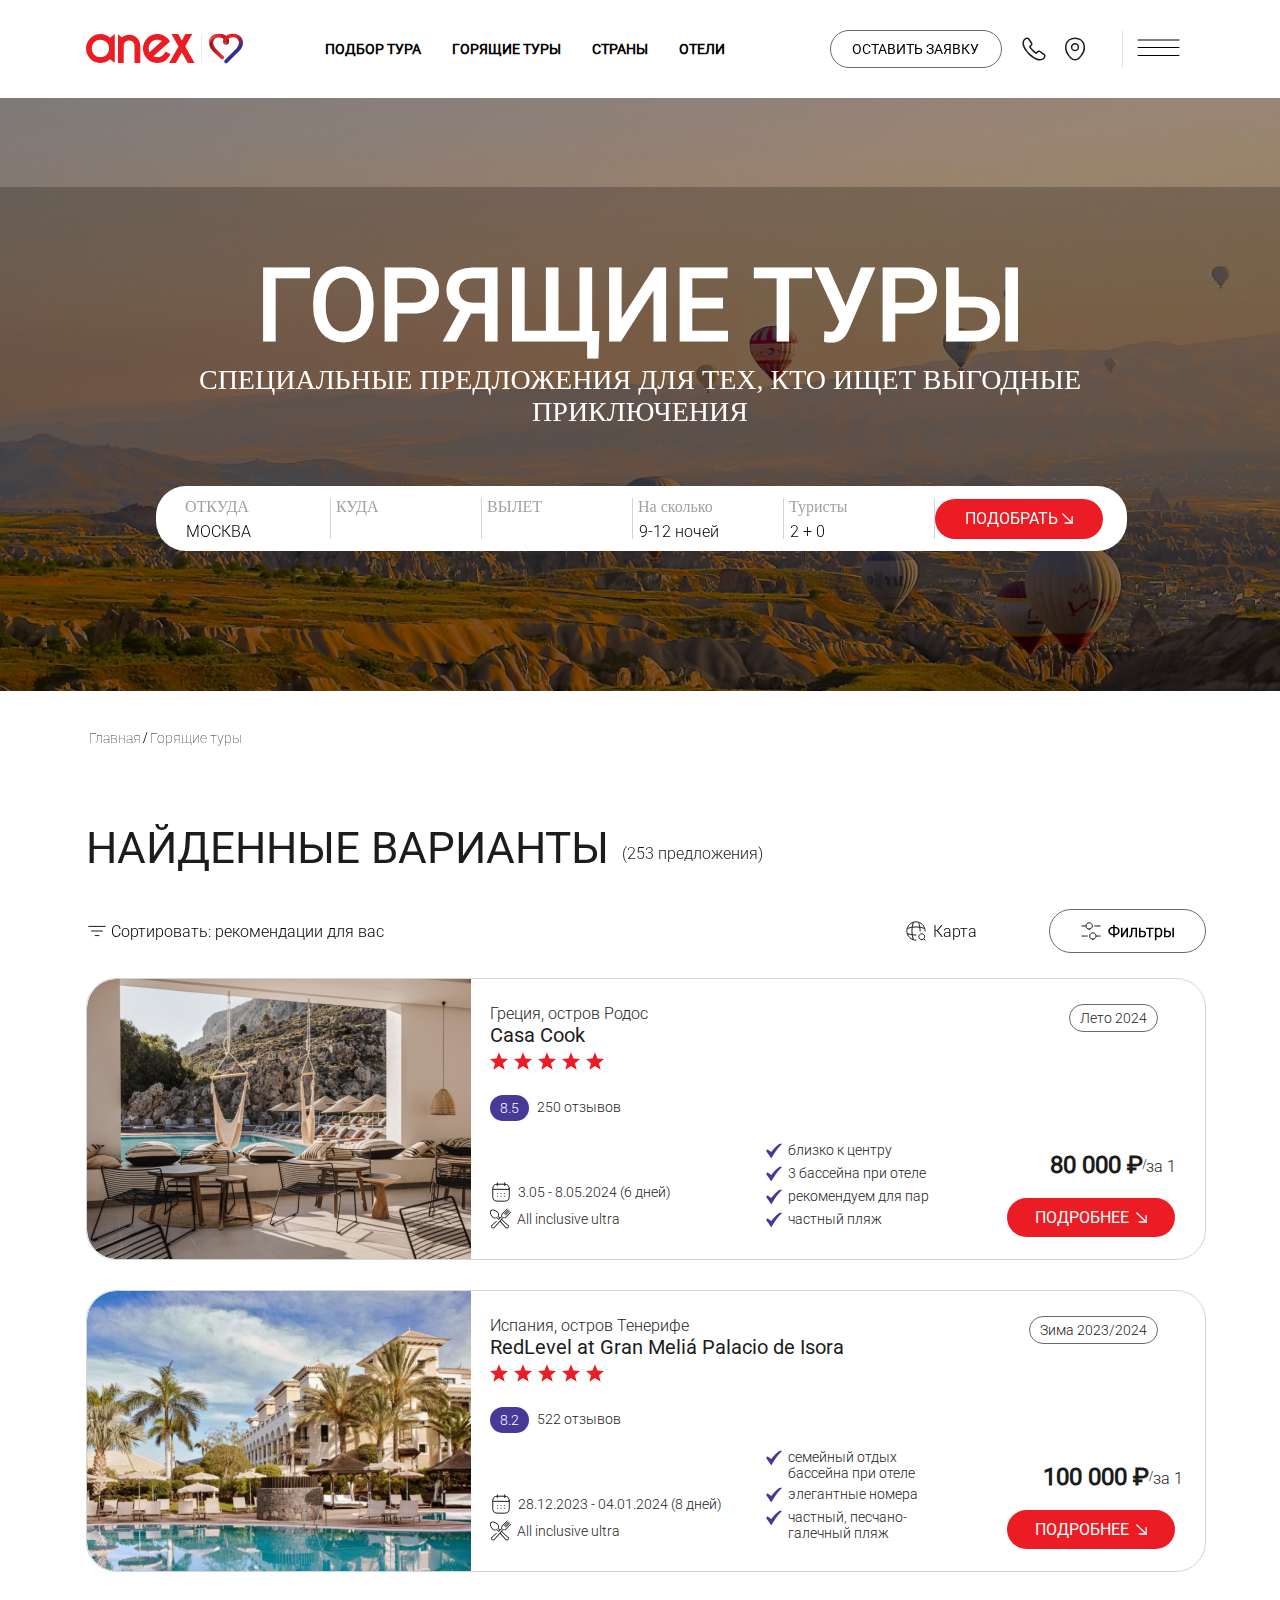
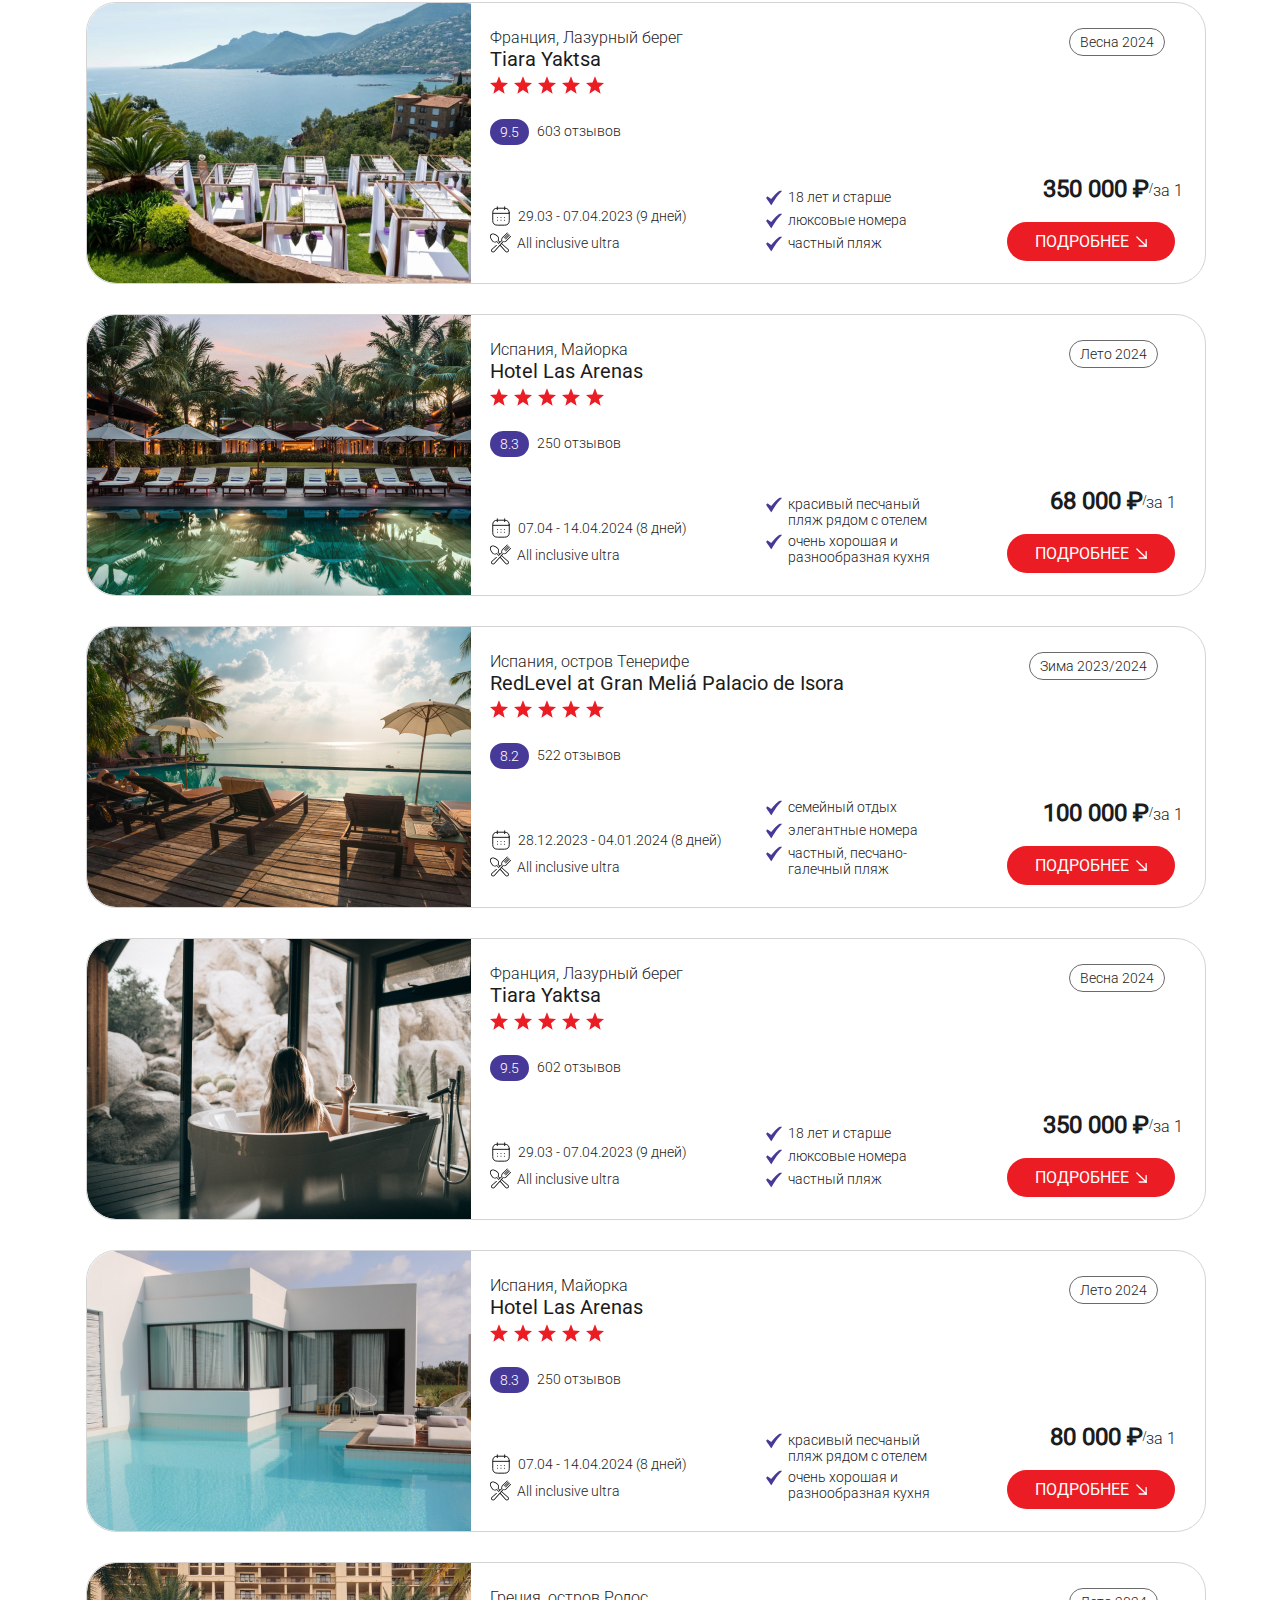
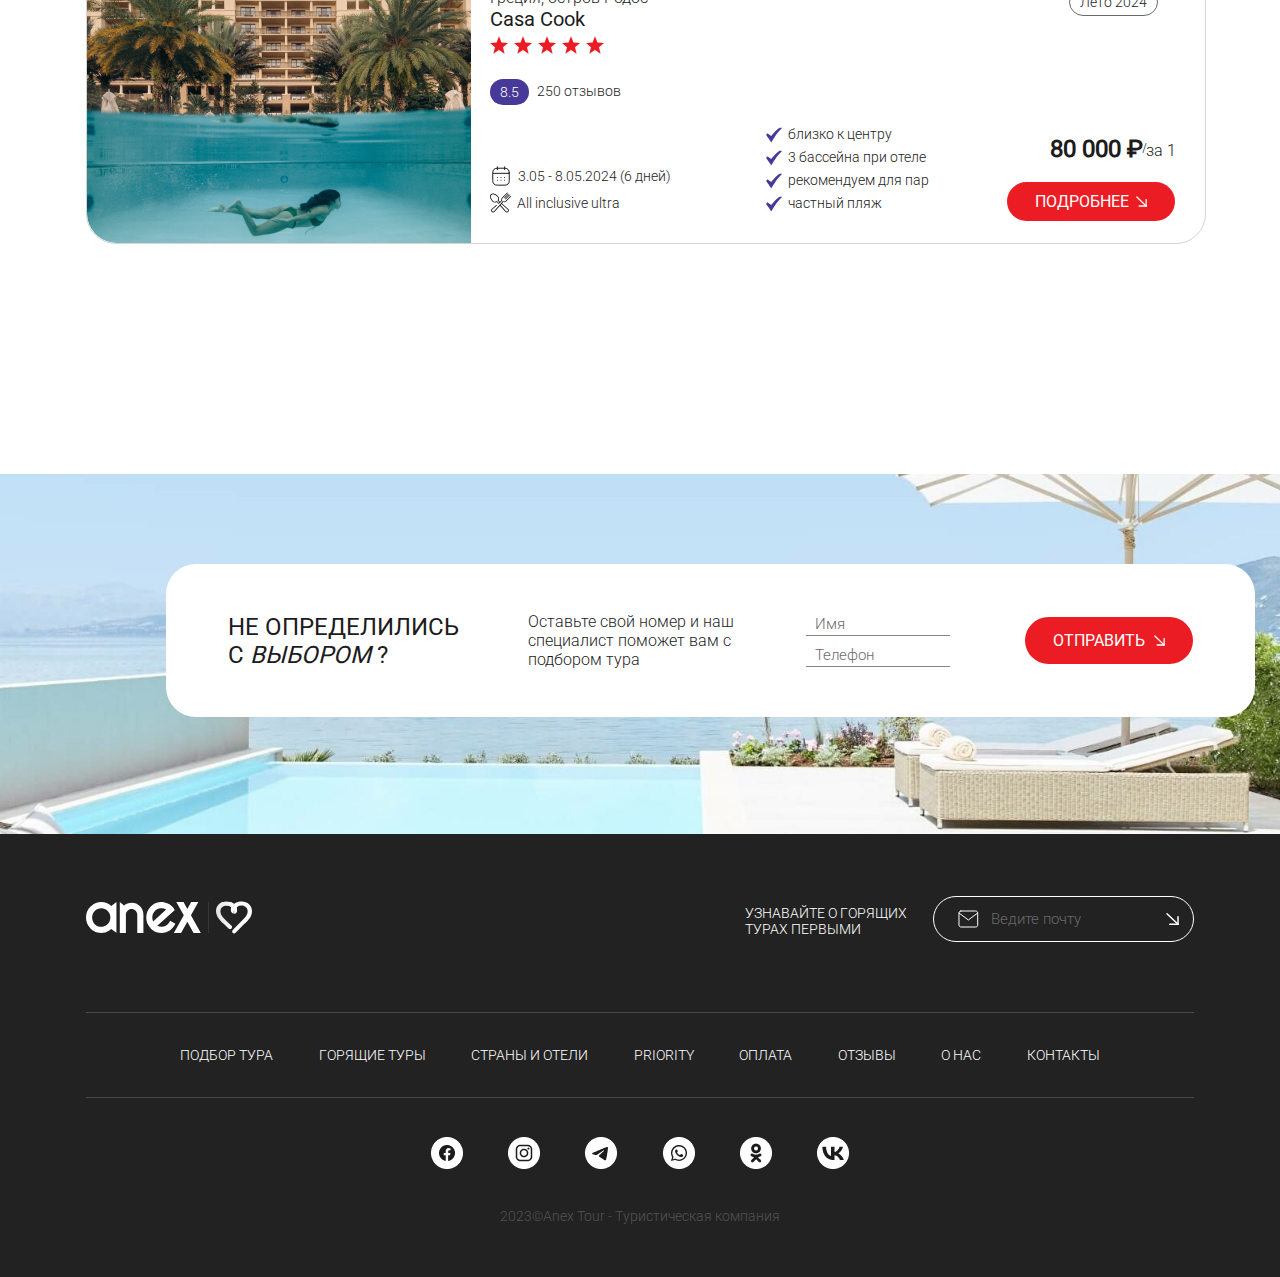
<file: src/pages/tours/tours.html>
<!DOCTYPE html>
<html lang="en">
<head>
    <meta charset="UTF-8">
    <meta name="viewport" content="width=device-width, initial-scale=1.0">
    <title>Document</title>
    <link rel="stylesheet" href="./tours.css">
</head>
<body>
    <header>
        <div id="company-logo"><img src="./assets/images/logo (1) 1.svg" alt="company-logo" id="company-logo-image"></div>
        <div id="menu-sections">
            <nav>
                <a href="#">ПОДБОР ТУРА</a>
                <a href="#">ГОРЯЩИЕ ТУРЫ</a>
                <a href="#">СТРАНЫ</a>
                <a href="#">ОТЕЛИ</a>
            </nav>
        </div>
        <div id="response">
            <button id="response-btn">ОСТАВИТЬ ЗАЯВКУ</button>
            <div id="response-images">
                <img src="./assets/images/call.svg" alt="call" id="call-image">
            <img src="./assets/images/location.svg" alt="location" id="location-image">
            </div> 
        </div>
        <div id="main-menu">
            <nav class="menu">
                <input type="checkbox" id="menu-toggle">
                <label for="menu-toggle" class="menu-button"><img src="./assets/images/бургер.svg" alt=""></label>
            
                <ul class="dropdown-content">
                    <li>
                        <ul>Популярные страны
                            <li>Турция</li>
                            <li>Египет</li>
                            <li>Мальдивы</li>
                            <li>ОАЭ</li>
                            <li>Куба</li>
                            <li>Шри-Ланка</li>
                        </ul>
                    </li>
                    <li>
                        <ul>ТУРИСТАМ
                            <li>Страны</li>
                            <li>Отели</li>
                            <li>Подбор тура</li>
                            <li>Горящие туры</li>
                            <li>Как купить и оплатить тур</li>
                        </ul>
                    </li>
                    <li>
                        <ul>КОМПАНИЯ
                            <li>О нас</li>
                            <li>Отзывы</li>
                            <li>Контакты</li>
                            <li>Новости</li>
                            <li>Priority</li>
                            <li>Агентам</li>
                        </ul>
                    </li>
                </ul>
            </nav>
        </div>
    </header>
    <main>
        <section id="title">
            <h1>ГОРЯЩИЕ ТУРЫ</h1>
            <h3>СПЕЦИАЛЬНЫЕ ПРЕДЛОЖЕНИЯ ДЛЯ ТЕХ, КТО ИЩЕТ ВЫГОДНЫЕ ПРИКЛЮЧЕНИЯ</h3>
            <div id="choice">
                <div class="input-group-dropdown">
                    <label>ОТКУДА</label>
                    <div class="dropdown-wrapper">
                        <input type="text" placeholder="МОСКВА" readonly tabindex="0">
                        <div class="dropdown-content dropdown-content-1">
                           
                             
                                
                                   
                        </div>

                    </div>

                </div>
                <div class="input-group-dropdown">
                    <label>КУДА</label>
                    <div class="dropdown-wrapper">
                        <input type="text">
                        <div class="dropdown-content dropdown-content-2">
                            <div class="dropdown-main dropdown-main-2">
                                <div class="dropdown-section dropdown-section-2">
                                    
                                    <div class="month">
                                        <h4>Январь 2024</h4>
                                        <a href="#">выбрать целый месяц</a>
                                        <div class="calendar-dates">
                                            <div class="days">
                                                <div>пн</div>
                                                <div>вт</div>
                                               <div>ср</div>
                                               <div>чт</div>
                                              <div>пт</div>
                                              <div>сб</div>
                                              <div>вс</div>
                                            </div>
                                            <div class="numbers">
                                                <div>1</div>
                                               <div>2</div>
                                              <div>3</div>
                                             <div>4</div>
                                             <div>5</div>
                                             <div>6</div>
                                               <div>7</div>
                                               <div>8</div>
                                               <div>9</div>
                                               <div>10</div>
                                               <div>11</div>
                                               <div>12</div>
                                               <div>13</div>
                                               <div>14</div>
                                               <div>15</div>
                                               <div>16</div>
                                             <div>17</div>
                                             <div>18</div>
                                             <div>19</div>
                                             <div>20</div>
                                             <div>21</div>
                                             <div>22</div>
                                             <div>23</div>
                                              <div>24</div>
                                             <div>25</div>
                                             <div>26</div>
                                             <div>27</div>
                                             <div>28</div>
                                             <div>29</div>
                                             <div>30</div>
                                             <div>31</div>
                                         
                                            </div>
                                        </div>
                                
                                    </div>
                                    <div class="month">
                                        <h4>Февраль 2024</h4>
                                        <a href="#">выбрать целый месяц</a>
                                        <div class="calendar-dates">
                                            <div class="days">
                                                <div>пн</div>
                                                <div>вт</div>
                                               <div>ср</div>
                                               <div>чт</div>
                                              <div>пт</div>
                                              <div>сб</div>
                                              <div>вс</div>
                                            </div>
                                            <div class="numbers">
                                                <div></div>
                                                <div></div>
                                                <div></div>
                                                <div>1</div>
                                               <div>2</div>
                                              <div>3</div>
                                             <div>4</div>
                                             <div>5</div>
                                             <div>6</div>
                                               <div>7</div>
                                               <div>8</div>
                                               <div>9</div>
                                               <div>10</div>
                                               <div>11</div>
                                               <div>12</div>
                                               <div>13</div>
                                               <div>14</div>
                                               <div>15</div>
                                               <div>16</div>
                                             <div>17</div>
                                             <div>18</div>
                                             <div>19</div>
                                             <div>20</div>
                                             <div>21</div>
                                             <div>22</div>
                                             <div>23</div>
                                              <div>24</div>
                                             <div>25</div>
                                             <div>26</div>
                                             <div>27</div>
                                             <div>28</div>
                                             <div>29</div>
                                             <div>30</div>
                                             <div>31</div>
                                         
                                            </div>
                                        </div>
                                    </div>
                                </div>
                                <div class="buttons"> <button class="reset">Очистить</button> <button class="choose">Выбрать<img src="./assets/images/Group 1145.svg" alt="btn-image" class="choose-img-btn"></button></button></div>

                            </div>
                        </div>
                    </div>

                </div>
                <div  class="input-group-dropdown">
                    <label>ВЫЛЕТ</label>
                    <div class="dropdown-wrapper">
                        <input type="text">
                        <div class="dropdown-content dropdown-content-3" >
                            <div class="dropdown-main dropdown-main-3">
                                <div class="dropdown-section dropdown-section-3">  
                                    <div>1</div>
                                  <div>2</div>
                                  <div>3</div>
                                  <div>4</div>
                                  <div>5</div>
                                 <div>6</div>
                                 <div>7</div>
                                   <div>8</div>
                                 <div>9</div>
                                 <div>10</div>
                                 <div>11</div>
                                 <div>12</div>
                                 <div>13</div>
                                 <div>14</div>
                                 <div>15</div>
                                 <div>16</div>
                                  <div>17</div>
                                 <div>18</div>
                                 <div>19</div>
                                 <div>20</div>
                                 <div>21</div>
                                  <div>22</div>
                                  <div>23</div>
                                 <div>24</div>
                                 <div>25</div>
                                 <div>26</div>
                                  <div>27</div>
                                 <div>28</div>
                                 <div>29</div>
                                  <div>30</div>
                                   <div>31</div>
                             </div>
                                <div class="buttons"> <button class="reset">Очистить</button> <button class="choose">Выбрать<img src="./assets/images/Group 1145.svg" alt="btn-image" class="choose-img-btn"></button></button></div>
                            </div>
                        </div>
                    </div>

                </div>
                <div class="input-group-dropdown">
                    <label>На сколько</label>
                    <div class="dropdown-wrapper">
                      <input type="text"  placeholder="9-12 ночей" >
                      
                      
                    </div>
                </div>
                <div class="input-group-dropdown">
                    <label>Туристы</label>
                    <div class="dropdown-wrapper">
                      <input type="text" placeholder="2 + 0">
                      
                      
                    </div>
                </div>
                <button id="btn-choice">ПОДОБРАТЬ<img src="./assets/images/Group 1145.svg" alt="btn-image" id="btn-choice-image"></button>
            </div>
        </section>
        <section id="main">
            <div id="cite"><button><a href="../main/index.html">Главная</a></button>/<button>Горящие туры</button></div>
            <div id="title-block">
                <h3>найденные варианты</h3>
                <span>(253 предложения)</span>
            </div>
            <div id="buttons">  
                <button id="sort"><img src="./assets/image-1/sort.svg" alt="">Сортировать: рекомендации для вас</button>
                <button id="map"><img src="./assets/image-1/global-search.svg" alt="">Карта</button>
                <button id="filter"><img src="./assets/image-1/setting-4.svg" alt=""><b>Фильтры</b> </button>
            </div>
            <div>
                <div class="card">
                    <img src="./assets/images-4/Mask group (1).jpg" alt="" class="main-img">
                    
                    <div class="card-main">
                        <div class="card-description">
                            <div>
                                <span class="card-title">Греция, остров Родос</span>
            
                                <h4 class="hotel">Casa Cook</h4>
                                <div class="stars"><img src="./assets/image-1/звезда.svg" alt=""></div>
                            </div>
                            
                            <div class="card-description-details">
                                <div class="about-main">
                                    <div class="feedback"><div class="number">8.5</div><span>250 отзывов</span></div>
                                    <div class="description-main">
                                        <div class="description"><img src="./assets/image-1/calendar.svg" alt=""><span>3.05 - 8.05.2024 (6 дней)</span></div>
                                        <div class="description"><img src="./assets/image-1/Frame.svg" alt=""><span>All inclusive ultra</span></div>
                                    </div>
                                    
                                </div>
                                <div class="features">
                                    <div class="feauteres-details"><img src="./assets/image-1/Frame (1).svg" alt=""><span>близко к центру</span></div>
                                    <div class="feauteres-details"><img src="./assets/image-1/Frame (1).svg" alt=""><span>3 бассейна при отеле</span></div>
                                    <div class="feauteres-details"><img src="./assets/image-1/Frame (1).svg" alt=""><span>рекомендуем для пар</span></div>
                                    <div class="feauteres-details"><img src="./assets/image-1/Frame (1).svg" alt=""><span>частный пляж</span></div>
                                </div>
                            </div>
                         </div>   
                    </div>
                    <div class="details">
                        <div class="season">Лето 2024</div>
                        <div class="cost"><h4>80 000 ₽</h4> / <span>за 1</span></div>
                        <button class="btn-card"> ПОДРОБНЕЕ<img src="./assets/images/Group 1145.svg" alt="btn-image" class="btn-image"></button>
                    </div>
                </div>
                <div class="card">
                    <img src="./assets/image-1/Mask group (1).png" alt="" class="main-img">
                    <div class="card-main">
                        <div class="card-description">
                            <div>
                                <span class="card-title">Испания, остров Тенерифе</span>
            
                                <h4 class="hotel">RedLevel at Gran Meliá Palacio de Isora</h4>
                                <div class="stars"><img src="./assets/image-1/звезда.svg" alt=""></div>
                            </div>
                            
                            <div class="card-description-details">
                                <div class="about-main">
                                    <div class="feedback"><div class="number">8.2</div><span>522 отзывов</span></div>
                                    <div class="description-main">
                                        <div class="description"><img src="./assets/image-1/calendar.svg" alt=""><span>28.12.2023 - 04.01.2024 (8 дней)</span></div>
                                        <div class="description"><img src="./assets/image-1/Frame.svg" alt=""><span>All inclusive ultra</span></div>
                                    </div>
                                    
                                </div>
                                <div class="features">
                                    <div class="feauteres-details"><img src="./assets/image-1/Frame (1).svg" alt=""><span>семейный отдых бассейна при отеле</span></div>
                                    <div class="feauteres-details"><img src="./assets/image-1/Frame (1).svg" alt=""><span>элегантные номера</span></div>
                                    <div class="feauteres-details"><img src="./assets/image-1/Frame (1).svg" alt=""><span>частный, песчано-галечный пляж</span></div>
                                </div>
                            </div>
                         </div>   
                    </div>
                    <div class="details">
                        <div class="season">Зима 2023/2024</div>
                        <div class="cost"><h4>100 000 ₽</h4> / <span>за 1</span></div>
                        <button class="btn-card"> ПОДРОБНЕЕ<img src="./assets/images/Group 1145.svg" alt="btn-image" class="btn-image"></button>
                    </div>
                </div>
                <div class="card">
                    <img src="./assets/image-1/Mask group (2).png" alt="" class="main-img">
                    <div class="card-main">
                        <div class="card-description">
                            <div>
                                <span class="card-title">Франция, Лазурный берег</span>
            
                                <h4 class="hotel">Tiara Yaktsa</h4>
                                <div class="stars"><img src="./assets/image-1/звезда.svg" alt=""></div>
                            </div>
                            
                            <div class="card-description-details">
                                <div class="about-main">
                                    <div class="feedback"><div class="number">9.5</div><span>603 отзывов</span></div>
                                    <div class="description-main">
                                        <div class="description"><img src="./assets/image-1/calendar.svg" alt=""><span>29.03 - 07.04.2023 (9 дней)</span></div>
                                        <div class="description"><img src="./assets/image-1/Frame.svg" alt=""><span>All inclusive ultra</span></div>
                                    </div>
                                    
                                </div>
                                <div class="features">
                                    <div class="feauteres-details"><img src="./assets/image-1/Frame (1).svg" alt=""><span>18 лет и старше</span></div>
                                    <div class="feauteres-details"><img src="./assets/image-1/Frame (1).svg" alt=""><span>люксовые номера</span></div>
                                    <div class="feauteres-details"><img src="./assets/image-1/Frame (1).svg" alt=""><span>частный пляж</span></div>
                                </div>
                            </div>
                         </div>   
                    </div>
                    <div class="details">
                        <div class="season">Весна 2024</div>
                        <div class="cost"><h4>350 000 ₽</h4> / <span>за 1</span></div>
                        <button class="btn-card"> ПОДРОБНЕЕ<img src="./assets/images/Group 1145.svg" alt="btn-image" class="btn-image"></button>
                    </div>
                </div>
                <div class="card">
                    <img src="./assets/image-1/Mask group (4).png" alt="" class="main-img">
                    <div class="card-main">
                        <div class="card-description">
                            <div>
                                <span class="card-title">Испания, Майорка</span>
            
                                <h4 class="hotel">Hotel Las Arenas</h4>
                                <div class="stars"><img src="./assets/image-1/звезда.svg" alt=""></div>
                            </div>
                            
                            <div class="card-description-details">
                                <div class="about-main">
                                    <div class="feedback"><div class="number">8.3</div><span>250 отзывов</span></div>
                                    <div class="description-main">
                                        <div class="description"><img src="./assets/image-1/calendar.svg" alt=""><span>07.04 - 14.04.2024 (8 дней)</span></div>
                                        <div class="description"><img src="./assets/image-1/Frame.svg" alt=""><span>All inclusive ultra</span></div>
                                    </div>
                                    
                                </div>
                                <div class="features">
                                    <div class="feauteres-details"><img src="./assets/image-1/Frame (1).svg" alt=""><span>красивый песчаный пляж рядом с отелем</span></div>
                                    <div class="feauteres-details"><img src="./assets/image-1/Frame (1).svg" alt=""><span>очень хорошая и разнообразная кухня</span></div>
                                   
                                </div>
                            </div>
                         </div>   
                    </div>
                    <div class="details">
                        <div class="season">Лето 2024</div>
                        <div class="cost"><h4>68 000 ₽</h4> / <span>за 1</span></div>
                        <button class="btn-card"> ПОДРОБНЕЕ<img src="./assets/images/Group 1145.svg" alt="btn-image" class="btn-image"></button>
                    </div>
                </div>
                <div class="card">
                    <img src="./assets/image-1/Mask group (5).png" alt="" class="main-img">
                    <div class="card-main">
                        <div class="card-description">
                            <div>
                                <span class="card-title">Испания, остров Тенерифе</span>
            
                                <h4 class="hotel">RedLevel at Gran Meliá Palacio de Isora</h4>
                                <div class="stars"><img src="./assets/image-1/звезда.svg" alt=""></div>
                            </div>
                            
                            <div class="card-description-details">
                                <div class="about-main">
                                    <div class="feedback"><div class="number">8.2</div><span>522 отзывов</span></div>
                                    <div class="description-main">
                                        <div class="description"><img src="./assets/image-1/calendar.svg" alt=""><span>28.12.2023 - 04.01.2024 (8 дней)</span></div>
                                        <div class="description"><img src="./assets/image-1/Frame.svg" alt=""><span>All inclusive ultra</span></div>
                                    </div>
                                    
                                </div>
                                <div class="features">
                                    <div class="feauteres-details"><img src="./assets/image-1/Frame (1).svg" alt=""><span>семейный отдых</span></div>
                                    <div class="feauteres-details"><img src="./assets/image-1/Frame (1).svg" alt=""><span>элегантные номера</span></div>
                                    <div class="feauteres-details"><img src="./assets/image-1/Frame (1).svg" alt=""><span>частный, песчано-галечный пляж</span></div>
                                </div>
                            </div>
                         </div>   
                    </div>
                    <div class="details">
                        <div class="season">Зима 2023/2024</div>
                        <div class="cost"><h4>100 000 ₽</h4> / <span>за 1</span></div>
                        <button class="btn-card"> ПОДРОБНЕЕ<img src="./assets/images/Group 1145.svg" alt="btn-image" class="btn-image"></button>
                    </div>
                </div>
                <div class="card">
                    <img src="./assets/image-1/Mask group (6).png" alt="" class="main-img">
                    <div class="card-main">
                        <div class="card-description">
                            <div>
                                <span class="card-title">Франция, Лазурный берег</span>
            
                                <h4 class="hotel">Tiara Yaktsa</h4>
                                <div class="stars"><img src="./assets/image-1/звезда.svg" alt=""></div>
                            </div>
                            
                            <div class="card-description-details">
                                <div class="about-main">
                                    <div class="feedback"><div class="number">9.5</div><span>602 отзывов</span></div>
                                    <div class="description-main">
                                        <div class="description"><img src="./assets/image-1/calendar.svg" alt=""><span>29.03 - 07.04.2023 (9 дней)</span></div>
                                        <div class="description"><img src="./assets/image-1/Frame.svg" alt=""><span>All inclusive ultra</span></div>
                                    </div>
                                    
                                </div>
                                <div class="features">
                                    <div class="feauteres-details"><img src="./assets/image-1/Frame (1).svg" alt=""><span>18 лет и старше</span></div>
                                    <div class="feauteres-details"><img src="./assets/image-1/Frame (1).svg" alt=""><span>люксовые номера</span></div>
                                    <div class="feauteres-details"><img src="./assets/image-1/Frame (1).svg" alt=""><span>частный пляж</span></div>
                                </div>
                            </div>
                         </div>   
                    </div>
                    <div class="details">
                        <div class="season">Весна 2024</div>
                        <div class="cost"><h4>350 000 ₽</h4> / <span>за 1</span></div>
                        <button class="btn-card"> ПОДРОБНЕЕ<img src="./assets/images/Group 1145.svg" alt="btn-image" class="btn-image"></button>
                    </div>
                </div>
                <div class="card">
                    <img src="./assets/image-1/Mask group (7).png" alt="" class="main-img">
                    <div class="card-main">
                        <div class="card-description">
                            <div>
                                <span class="card-title">Испания, Майорка</span>
            
                                <h4 class="hotel">Hotel Las Arenas</h4>
                                <div class="stars"><img src="./assets/image-1/звезда.svg" alt=""></div>
                            </div>
                            
                            <div class="card-description-details">
                                <div class="about-main">
                                    <div class="feedback"><div class="number">8.3</div><span>250 отзывов</span></div>
                                    <div class="description-main">
                                        <div class="description"><img src="./assets/image-1/calendar.svg" alt=""><span>07.04 - 14.04.2024 (8 дней)</span></div>
                                        <div class="description"><img src="./assets/image-1/Frame.svg" alt=""><span>All inclusive ultra</span></div>
                                    </div>
                                    
                                </div>
                                <div class="features">
                                    <div class="feauteres-details"><img src="./assets/image-1/Frame (1).svg" alt=""><span>красивый песчаный пляж рядом с отелем</span></div>
                                    <div class="feauteres-details"><img src="./assets/image-1/Frame (1).svg" alt=""><span>очень хорошая и разнообразная кухня</span></div>
                                </div>
                            </div>
                         </div>   
                    </div>
                    <div class="details">
                        <div class="season">Лето 2024</div>
                        <div class="cost"><h4>80 000 ₽</h4> / <span>за 1</span></div>
                        <button class="btn-card"> ПОДРОБНЕЕ<img src="./assets/images/Group 1145.svg" alt="btn-image" class="btn-image"></button>
                    </div>
                </div>
                <div class="card">
                    <img src="./assets/image-1/Mask group (3).png" alt="" class="main-img">
                    <div class="card-main">
                        <div class="card-description">
                            <div>
                                <span class="card-title">Греция, остров Родос</span>
            
                                <h4 class="hotel">Casa Cook</h4>
                                <div class="stars"><img src="./assets/image-1/звезда.svg" alt=""></div>
                            </div>
                            
                            <div class="card-description-details">
                                <div class="about-main">
                                    <div class="feedback"><div class="number">8.5</div><span>250 отзывов</span></div>
                                    <div class="description-main">
                                        <div class="description"><img src="./assets/image-1/calendar.svg" alt=""><span>3.05 - 8.05.2024 (6 дней)</span></div>
                                        <div class="description"><img src="./assets/image-1/Frame.svg" alt=""><span>All inclusive ultra</span></div>
                                    </div>
                                    
                                </div>
                                <div class="features">
                                    <div class="feauteres-details"><img src="./assets/image-1/Frame (1).svg" alt=""><span>близко к центру</span></div>
                                    <div class="feauteres-details"><img src="./assets/image-1/Frame (1).svg" alt=""><span>3 бассейна при отеле</span></div>
                                    <div class="feauteres-details"><img src="./assets/image-1/Frame (1).svg" alt=""><span>рекомендуем для пар</span></div>
                                    <div class="feauteres-details"><img src="./assets/image-1/Frame (1).svg" alt=""><span>частный пляж</span></div>
                                </div>
                            </div>
                         </div>   
                    </div>
                    <div class="details">
                        <div class="season">Лето 2024</div>
                        <div class="cost"><h4>80 000 ₽</h4> / <span>за 1</span></div>
                        <button class="btn-card"> ПОДРОБНЕЕ<img src="./assets/images/Group 1145.svg" alt="btn-image" class="btn-image"></button>
                    </div>
                </div>
                

            </div>
        </section>
        <section id="form-send">
            <div id="form-2">
                <div class="form-title"><span>НЕ ОПРЕДЕЛИЛИСЬ С <i>ВЫБОРОМ</i> ?</span></div>
                <div class="form-subtitle"><span>Оставьте свой номер и наш специалист поможет вам с подбором тура</span></div>
                <div class="fill-form">
                    <input type="text" placeholder="Имя">
                    <input type="text" placeholder="Телефон">
                </div>
                <button class="btn-form">
                    ОТПРАВИТЬ <img src="./assets/images/Group 1145.svg" alt="" class="btn-form-image">
                </button>
            </div>
        </section>
    </main>
    <footer>
        <div id="footer-title">
            <div id="footer-logo"><img src="./assets/images/footer-logo.svg" alt="" id="footer-logo-img"></div>
            <div id="footer-form">
                <div id="footer-form-title">УЗНАВАЙТЕ О ГОРЯЩИХ<br>ТУРАХ ПЕРВЫМИ</div>
                <div id="footer-form-send"><img src="./assets/images/Feather Icon.svg" alt=""><input type="email" placeholder="Ведите почту"><img src="./assets/images/Group 1145.svg" alt=""></div>
            </div>
        </div>
        <div id="footer-sections">
            <a href="">ПОДБОР ТУРА</a>
            <a href="">ГОРЯЩИЕ ТУРЫ</a>
            <a href="">СТРАНЫ И ОТЕЛИ</a>
            <a href="">PRIORITY</a>
            <a href="">ОПЛАТА</a>
            <a href="">ОТЗЫВЫ</a>
            <a href="">О НАС</a>
            <a href="">КОНТАКТЫ</a>
        </div>
        <div id="footer-society">
            <img src="./assets/images/facebook-footer.png" alt="">
            <img src="./assets/images/instagram-foooter.png" alt="">
            <img src="./assets/images/telegram-footer.png" alt="">
            <img src="./assets/images/whatsapp-footer.png" alt="">
            <img src="./assets/images/ok-footer.png" alt="">
            <img src="./assets/images/vk-footer.png" alt="">
        </div>
        <div id="footer-bottom">2023&copy;Anex Tour - Туристическая компания</div>
    </footer>
    
</body>
</html>
</file>
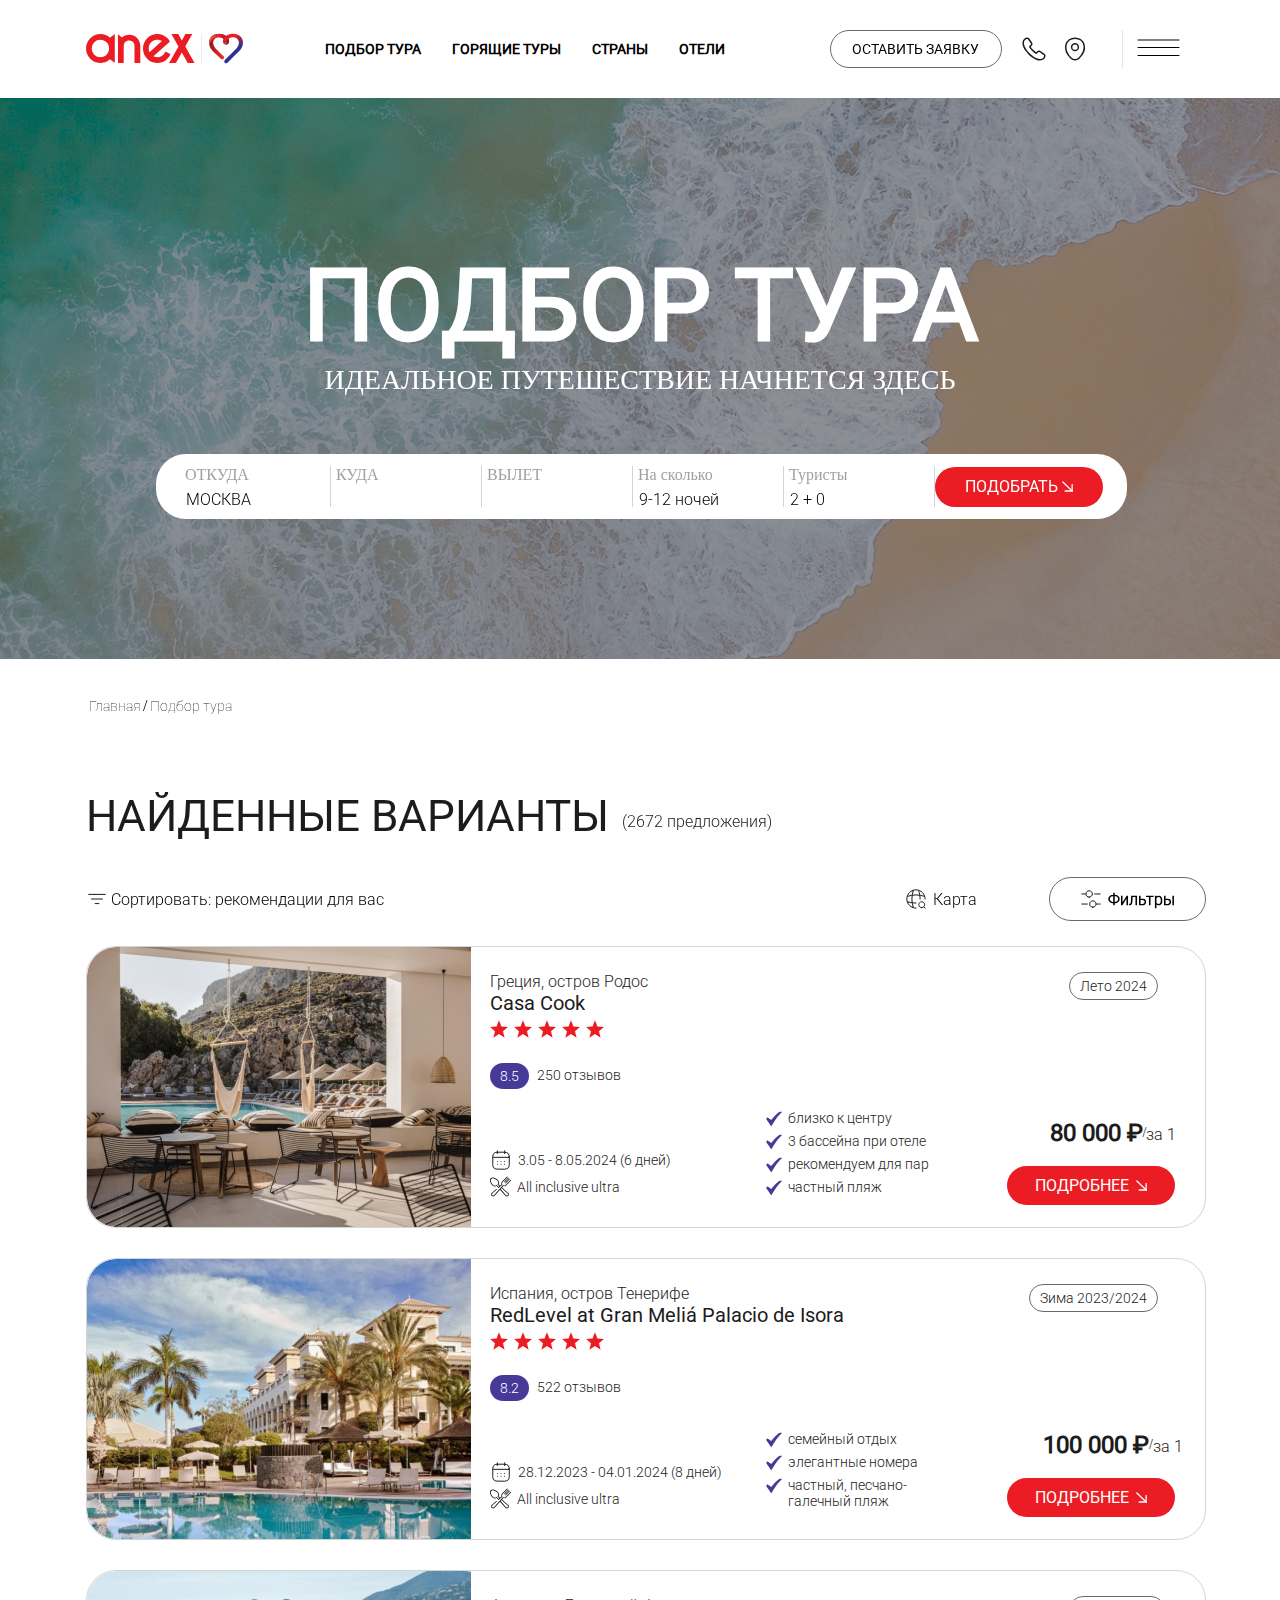
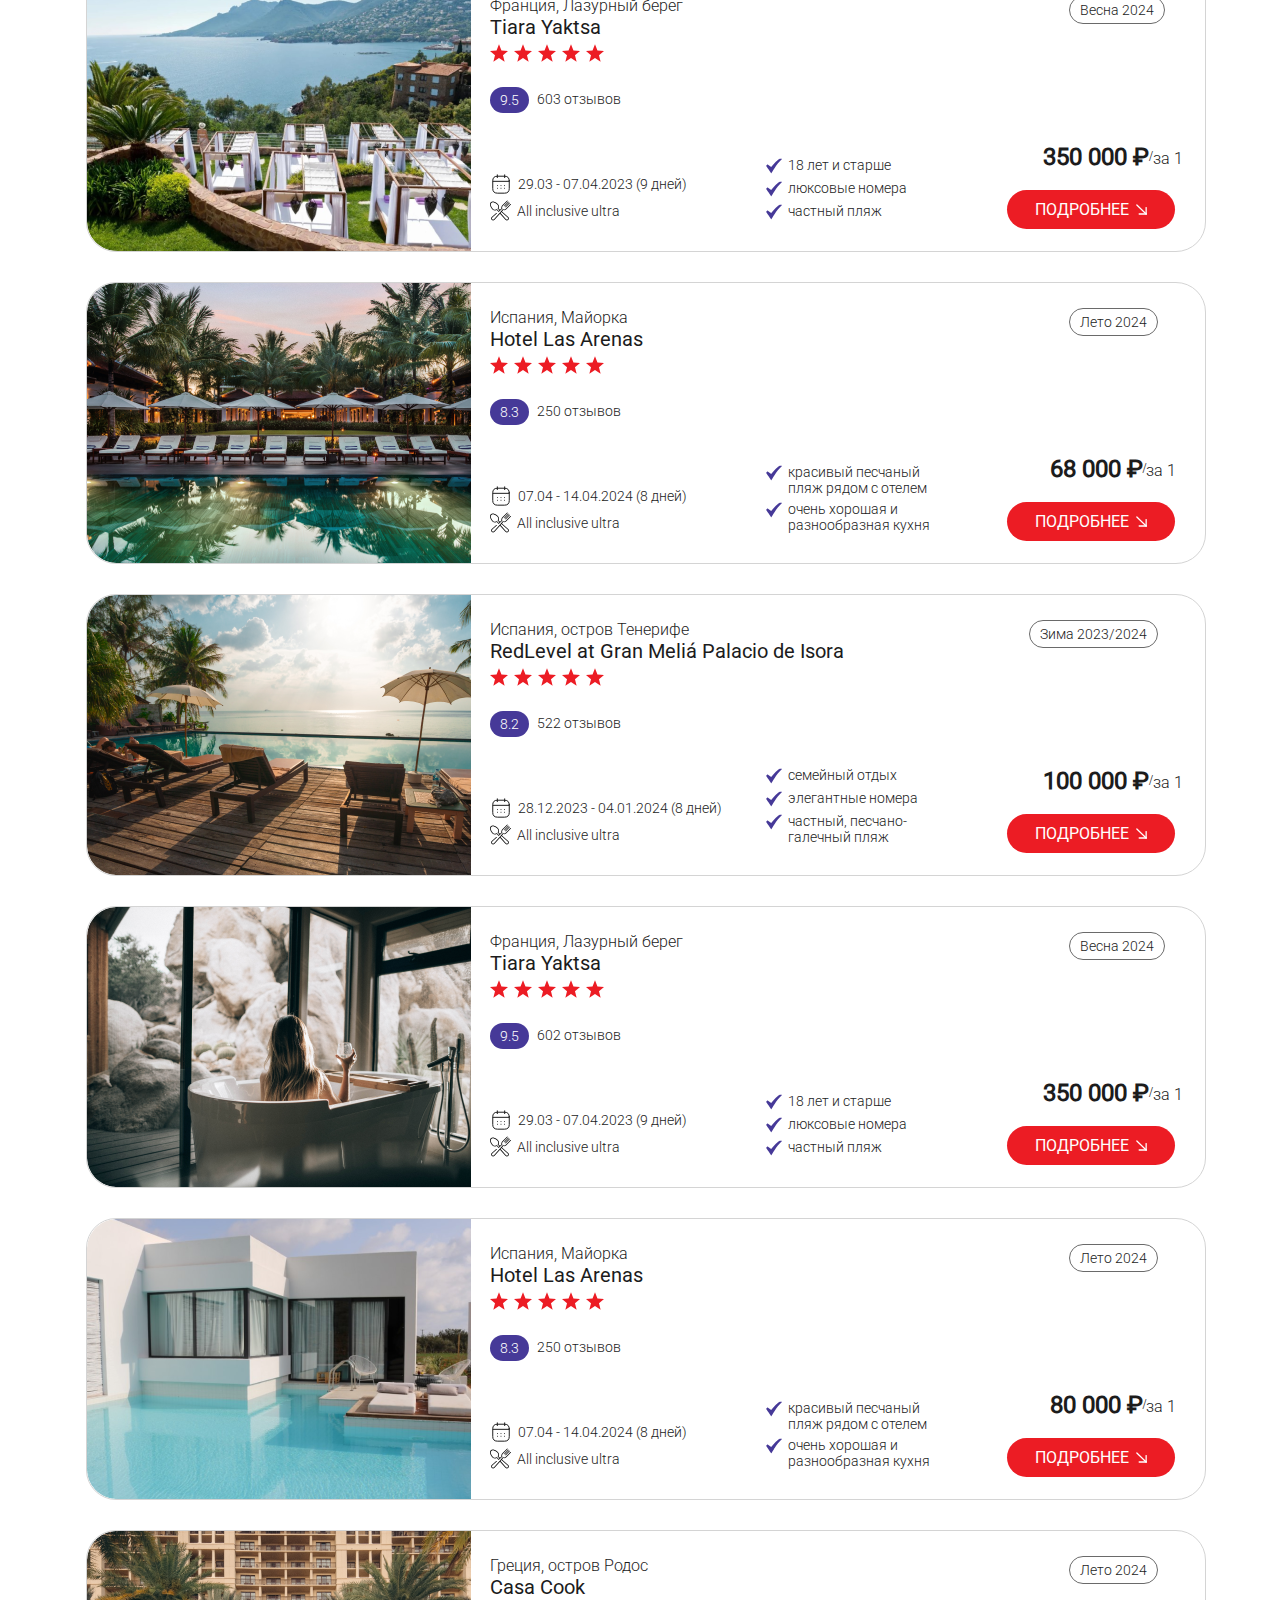
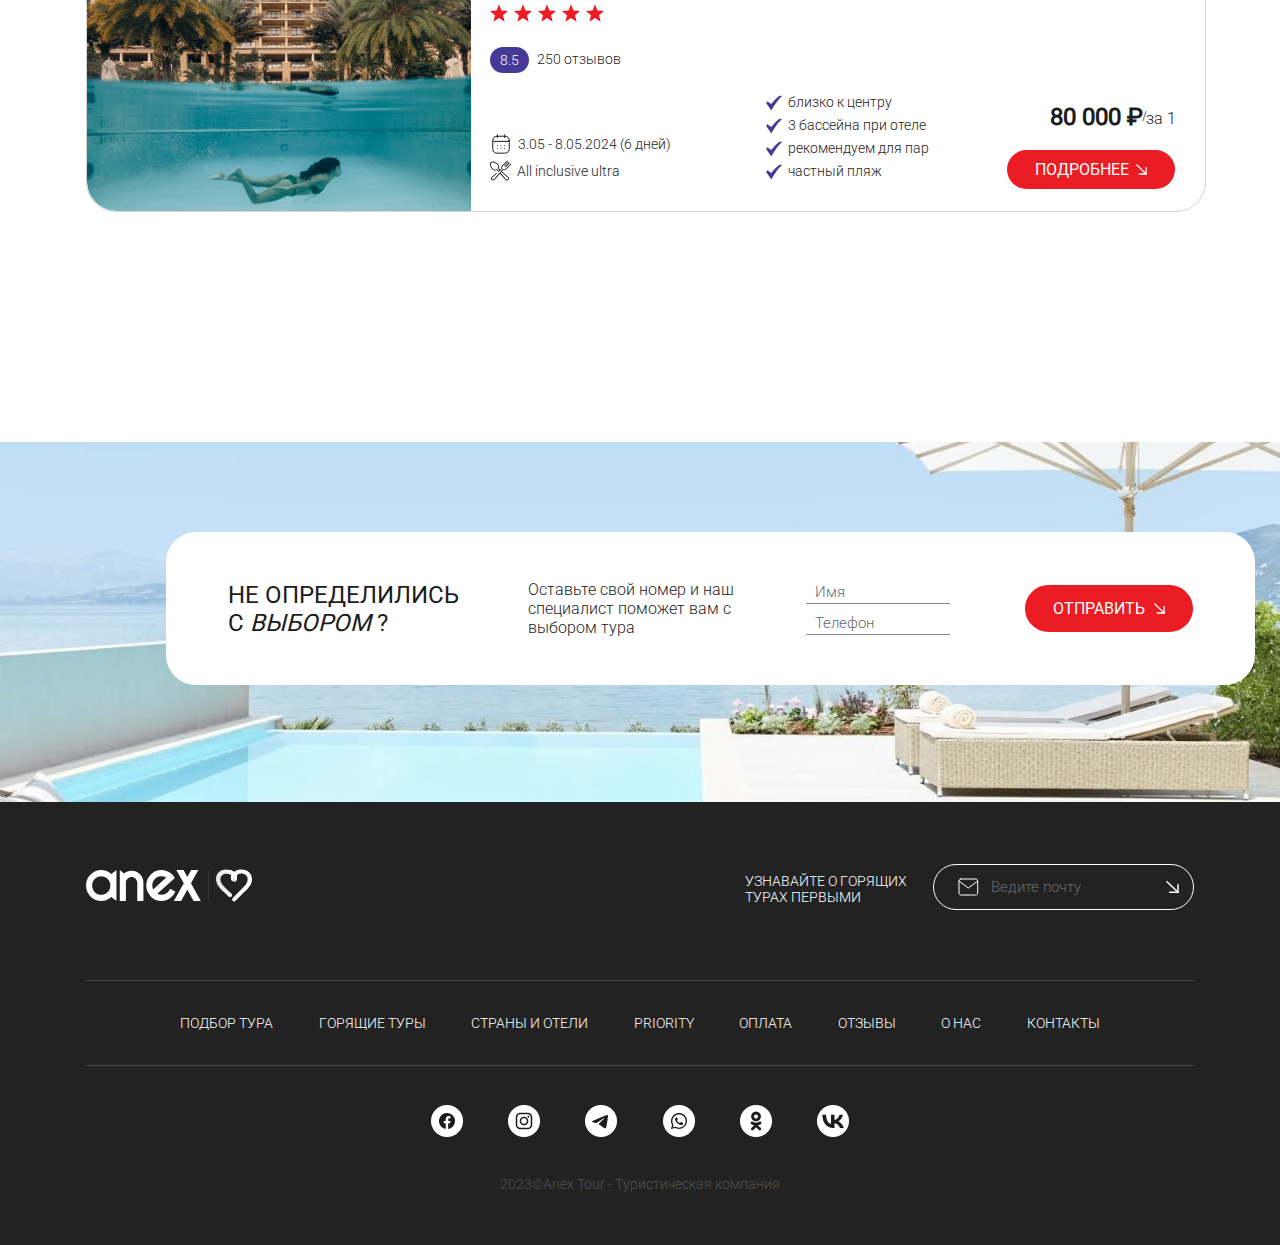
<file: src/pages/variants/variants.html>
<!DOCTYPE html>
<html lang="en">
<head>
    <meta charset="UTF-8">
    <meta name="viewport" content="width=device-width, initial-scale=1.0">
    <title>Document</title>
    <link rel="stylesheet" href="./variants.css">
</head>
<body>
    <header>
        <div id="company-logo"><img src="./assets/images/logo (1) 1.svg" alt="company-logo" id="company-logo-image"></div>
        <div id="menu-sections">
            <nav>
                <a href="#">ПОДБОР ТУРА</a>
                <a href="#">ГОРЯЩИЕ ТУРЫ</a>
                <a href="#">СТРАНЫ</a>
                <a href="#">ОТЕЛИ</a>
            </nav>
        </div>
        <div id="response">
            <button id="response-btn">ОСТАВИТЬ ЗАЯВКУ</button>
            <div id="response-images">
                <img src="./assets/images/call.svg" alt="call" id="call-image">
            <img src="./assets/images/location.svg" alt="location" id="location-image">
            </div> 
        </div>
        <div id="main-menu">
            <nav class="menu">
                <input type="checkbox" id="menu-toggle">
                <label for="menu-toggle" class="menu-button"><img src="./assets/images/бургер.svg" alt=""></label>
            
                <div class="dropdown-content">
                    <div class="content-menu">
                        <div class="content-menu-block">
                            <span>ПОПУЛЯРНЫЕ СТРАНЫ</span>
                            <ul>
                                <li>Турция</li>
                                <li>Египет</li>
                                <li>Мальдивы</li>
                                <li>ОАЭ</li>
                                <li>Куба</li>
                                <li>Шри-Ланка</li>
                            </ul>
                        </div>
                        <div class="content-menu-block">
                            <span>ТУРИСТАМ</span>
                            <ul>
                                <li>Страны</li>
                                <li>Отели</li>
                                <li>Подбор тура</li>
                                <li>Горящие туры</li>
                                <li>Как купить и оплатить тур</li>
                            </ul>
                        </div>
                        <div class="content-menu-block">
                            <span>КОМПАНИЯ</span>
                            <ul>
                                <li>О нас</li>
                                <li>Отзывы</li>
                                <li>Контакты</li>
                                <li>Новости</li>
                                <li>Priority</li>
                                <li>Агентам</li>
                            </ul>
                        </div>
                    </div>
                    
                </div>
            </nav>
        </div>
    </header>
    <main>
        <section id="title">
            <h1>ПОДБОР ТУРА</h1>
            <h3>ИДЕАЛЬНОЕ ПУТЕШЕСТВИЕ НАЧНЕТСЯ ЗДЕСЬ</h3>
            <div id="choice">
                <div class="input-group-dropdown">
                    <label>ОТКУДА</label>
                    <div class="dropdown-wrapper">
                        <input type="text" placeholder="МОСКВА" readonly tabindex="0">
                        <div class="dropdown-content dropdown-content-1">
                           
                             
                                
                                   
                        </div>

                    </div>

                </div>
                <div class="input-group-dropdown">
                    <label>КУДА</label>
                    <div class="dropdown-wrapper">
                        <input type="text">
                        <div class="dropdown-content dropdown-content-2">
                            <div class="dropdown-main dropdown-main-2">
                                <div class="dropdown-section dropdown-section-2">
                                    
                                    <div class="month">
                                        <h4>Январь 2024</h4>
                                        <a href="#">выбрать целый месяц</a>
                                        <div class="calendar-dates">
                                            <div class="days">
                                                <div>пн</div>
                                                <div>вт</div>
                                               <div>ср</div>
                                               <div>чт</div>
                                              <div>пт</div>
                                              <div>сб</div>
                                              <div>вс</div>
                                            </div>
                                            <div class="numbers">
                                                <div>1</div>
                                               <div>2</div>
                                              <div>3</div>
                                             <div>4</div>
                                             <div>5</div>
                                             <div>6</div>
                                               <div>7</div>
                                               <div>8</div>
                                               <div>9</div>
                                               <div>10</div>
                                               <div>11</div>
                                               <div>12</div>
                                               <div>13</div>
                                               <div>14</div>
                                               <div>15</div>
                                               <div>16</div>
                                             <div>17</div>
                                             <div>18</div>
                                             <div>19</div>
                                             <div>20</div>
                                             <div>21</div>
                                             <div>22</div>
                                             <div>23</div>
                                              <div>24</div>
                                             <div>25</div>
                                             <div>26</div>
                                             <div>27</div>
                                             <div>28</div>
                                             <div>29</div>
                                             <div>30</div>
                                             <div>31</div>
                                         
                                            </div>
                                        </div>
                                
                                    </div>
                                    <div class="month">
                                        <h4>Февраль 2024</h4>
                                        <a href="#">выбрать целый месяц</a>
                                        <div class="calendar-dates">
                                            <div class="days">
                                                <div>пн</div>
                                                <div>вт</div>
                                               <div>ср</div>
                                               <div>чт</div>
                                              <div>пт</div>
                                              <div>сб</div>
                                              <div>вс</div>
                                            </div>
                                            <div class="numbers">
                                                <div></div>
                                                <div></div>
                                                <div></div>
                                                <div>1</div>
                                               <div>2</div>
                                              <div>3</div>
                                             <div>4</div>
                                             <div>5</div>
                                             <div>6</div>
                                               <div>7</div>
                                               <div>8</div>
                                               <div>9</div>
                                               <div>10</div>
                                               <div>11</div>
                                               <div>12</div>
                                               <div>13</div>
                                               <div>14</div>
                                               <div>15</div>
                                               <div>16</div>
                                             <div>17</div>
                                             <div>18</div>
                                             <div>19</div>
                                             <div>20</div>
                                             <div>21</div>
                                             <div>22</div>
                                             <div>23</div>
                                              <div>24</div>
                                             <div>25</div>
                                             <div>26</div>
                                             <div>27</div>
                                             <div>28</div>
                                             <div>29</div>
                                             <div>30</div>
                                             <div>31</div>
                                         
                                            </div>
                                        </div>
                                    </div>
                                </div>
                                <div class="buttons"> <button class="reset">Очистить</button> <button class="choose">Выбрать<img src="./assets/images/Group 1145.svg" alt="btn-image" class="choose-img-btn"></button></button></div>

                            </div>
                        </div>
                    </div>

                </div>
                <div  class="input-group-dropdown">
                    <label>ВЫЛЕТ</label>
                    <div class="dropdown-wrapper">
                        <input type="text">
                        <div class="dropdown-content dropdown-content-3" >
                            <div class="dropdown-main dropdown-main-3">
                                <div class="dropdown-section dropdown-section-3">  
                                    <div>1</div>
                                  <div>2</div>
                                  <div>3</div>
                                  <div>4</div>
                                  <div>5</div>
                                 <div>6</div>
                                 <div>7</div>
                                   <div>8</div>
                                 <div>9</div>
                                 <div>10</div>
                                 <div>11</div>
                                 <div>12</div>
                                 <div>13</div>
                                 <div>14</div>
                                 <div>15</div>
                                 <div>16</div>
                                  <div>17</div>
                                 <div>18</div>
                                 <div>19</div>
                                 <div>20</div>
                                 <div>21</div>
                                  <div>22</div>
                                  <div>23</div>
                                 <div>24</div>
                                 <div>25</div>
                                 <div>26</div>
                                  <div>27</div>
                                 <div>28</div>
                                 <div>29</div>
                                  <div>30</div>
                                   <div>31</div>
                             </div>
                                <div class="buttons"> <button class="reset">Очистить</button> <button class="choose">Выбрать<img src="./assets/images/Group 1145.svg" alt="btn-image" class="choose-img-btn"></button></button></div>
                            </div>
                        </div>
                    </div>

                </div>
                <div class="input-group-dropdown">
                    <label>На сколько</label>
                    <div class="dropdown-wrapper">
                      <input type="text"  placeholder="9-12 ночей" >
                      
                      
                    </div>
                </div>
                <div class="input-group-dropdown">
                    <label>Туристы</label>
                    <div class="dropdown-wrapper">
                      <input type="text" placeholder="2 + 0">
                      
                      
                    </div>
                </div>
                <button id="btn-choice">ПОДОБРАТЬ<img src="./assets/images/Group 1145.svg" alt="btn-image" id="btn-choice-image"></button>
            </div>
        </section>
        <section id="main">
            <div id="cite"><button><a href="../main/index.html">Главная</a></button>/<button>Подбор тура</button></div>
            <div id="title-block">
                <h3>найденные варианты</h3>
                <span>(2672 предложения)</span>
            </div>
            <div id="buttons">  
                <button id="sort"><img src="./assets/image-1/sort.svg" alt="">Сортировать: рекомендации для вас</button>
                <button id="map"><img src="./assets/image-1/global-search.svg" alt="">Карта</button>
                <button id="filter"><img src="./assets/image-1/setting-4.svg" alt=""><b>Фильтры</b> </button>
            </div>
            <div>
                <div class="card">
                    <img src="./assets/image-1/Mask group.png" alt="" class="main-img">
                    <div class="card-main">
                        <div class="card-description">
                            <div>
                                <span class="card-title">Греция, остров Родос</span>
            
                                <h4 class="hotel">Casa Cook</h4>
                                <div class="stars"><img src="./assets/image-1/звезда.svg" alt=""></div>
                            </div>
                            
                            <div class="card-description-details">
                                <div class="about-main">
                                    <div class="feedback"><div class="number">8.5</div><span>250 отзывов</span></div>
                                    <div class="description-main">
                                        <div class="description"><img src="./assets/image-1/calendar.svg" alt=""><span>3.05 - 8.05.2024 (6 дней)</span></div>
                                        <div class="description"><img src="./assets/image-1/Frame.svg" alt=""><span>All inclusive ultra</span></div>
                                    </div>
                                    
                                </div>
                                <div class="features">
                                    <div class="feauteres-details"><img src="./assets/image-1/Frame (1).svg" alt=""><span>близко к центру</span></div>
                                    <div class="feauteres-details"><img src="./assets/image-1/Frame (1).svg" alt=""><span>3 бассейна при отеле</span></div>
                                    <div class="feauteres-details"><img src="./assets/image-1/Frame (1).svg" alt=""><span>рекомендуем для пар</span></div>
                                    <div class="feauteres-details"><img src="./assets/image-1/Frame (1).svg" alt=""><span>частный пляж</span></div>
                                </div>
                            </div>
                         </div>   
                    </div>
                    <div class="details">
                        <div class="season">Лето 2024</div>
                        <div class="cost"><h4>80 000 ₽</h4> / <span>за 1</span></div>
                        <button class="btn-card"> ПОДРОБНЕЕ<img src="./assets/images/Group 1145.svg" alt="btn-image" class="btn-image"></button>
                    </div>
                </div>
                <div class="card">
                    <img src="./assets/image-1/Mask group (1).png" alt="" class="main-img">
                    <div class="card-main">
                        <div class="card-description">
                            <div>
                                <span class="card-title">Испания, остров Тенерифе</span>
            
                                <h4 class="hotel">RedLevel at Gran Meliá Palacio de Isora</h4>
                                <div class="stars"><img src="./assets/image-1/звезда.svg" alt=""></div>
                            </div>
                            
                            <div class="card-description-details">
                                <div class="about-main">
                                    <div class="feedback"><div class="number">8.2</div><span>522 отзывов</span></div>
                                    <div class="description-main">
                                        <div class="description"><img src="./assets/image-1/calendar.svg" alt=""><span>28.12.2023 - 04.01.2024 (8 дней)</span></div>
                                        <div class="description"><img src="./assets/image-1/Frame.svg" alt=""><span>All inclusive ultra</span></div>
                                    </div>
                                    
                                </div>
                                <div class="features">
                                    <div class="feauteres-details"><img src="./assets/image-1/Frame (1).svg" alt=""><span>семейный отдых</span></div>
                                    <div class="feauteres-details"><img src="./assets/image-1/Frame (1).svg" alt=""><span>элегантные номера</span></div>
                                    <div class="feauteres-details"><img src="./assets/image-1/Frame (1).svg" alt=""><span>частный, песчано-галечный пляж</span></div>
                                </div>
                            </div>
                         </div>   
                    </div>
                    <div class="details">
                        <div class="season">Зима 2023/2024</div>
                        <div class="cost"><h4>100 000 ₽</h4> / <span>за 1</span></div>
                        <button class="btn-card"> ПОДРОБНЕЕ<img src="./assets/images/Group 1145.svg" alt="btn-image" class="btn-image"></button>
                    </div>
                </div>
                <div class="card">
                    <img src="./assets/image-1/Mask group (2).png" alt="" class="main-img">
                    <div class="card-main">
                        <div class="card-description">
                            <div>
                                <span class="card-title">Франция, Лазурный берег</span>
            
                                <h4 class="hotel">Tiara Yaktsa</h4>
                                <div class="stars"><img src="./assets/image-1/звезда.svg" alt=""></div>
                            </div>
                            
                            <div class="card-description-details">
                                <div class="about-main">
                                    <div class="feedback"><div class="number">9.5</div><span>603 отзывов</span></div>
                                    <div class="description-main">
                                        <div class="description"><img src="./assets/image-1/calendar.svg" alt=""><span>29.03 - 07.04.2023 (9 дней)</span></div>
                                        <div class="description"><img src="./assets/image-1/Frame.svg" alt=""><span>All inclusive ultra</span></div>
                                    </div>
                                    
                                </div>
                                <div class="features">
                                    <div class="feauteres-details"><img src="./assets/image-1/Frame (1).svg" alt=""><span>18 лет и старше</span></div>
                                    <div class="feauteres-details"><img src="./assets/image-1/Frame (1).svg" alt=""><span>люксовые номера</span></div>
                                    <div class="feauteres-details"><img src="./assets/image-1/Frame (1).svg" alt=""><span>частный пляж</span></div>
                                </div>
                            </div>
                         </div>   
                    </div>
                    <div class="details">
                        <div class="season">Весна 2024</div>
                        <div class="cost"><h4>350 000 ₽</h4> / <span>за 1</span></div>
                        <button class="btn-card"> ПОДРОБНЕЕ<img src="./assets/images/Group 1145.svg" alt="btn-image" class="btn-image"></button>
                    </div>
                </div>
                <div class="card">
                    <img src="./assets/image-1/Mask group (4).png" alt="" class="main-img">
                    <div class="card-main">
                        <div class="card-description">
                            <div>
                                <span class="card-title">Испания, Майорка</span>
            
                                <h4 class="hotel">Hotel Las Arenas</h4>
                                <div class="stars"><img src="./assets/image-1/звезда.svg" alt=""></div>
                            </div>
                            
                            <div class="card-description-details">
                                <div class="about-main">
                                    <div class="feedback"><div class="number">8.3</div><span>250 отзывов</span></div>
                                    <div class="description-main">
                                        <div class="description"><img src="./assets/image-1/calendar.svg" alt=""><span>07.04 - 14.04.2024 (8 дней)</span></div>
                                        <div class="description"><img src="./assets/image-1/Frame.svg" alt=""><span>All inclusive ultra</span></div>
                                    </div>
                                    
                                </div>
                                <div class="features">
                                    <div class="feauteres-details"><img src="./assets/image-1/Frame (1).svg" alt=""><span>красивый песчаный пляж рядом с отелем</span></div>
                                    <div class="feauteres-details"><img src="./assets/image-1/Frame (1).svg" alt=""><span>очень хорошая и разнообразная кухня</span></div>
                                   
                                </div>
                            </div>
                         </div>   
                    </div>
                    <div class="details">
                        <div class="season">Лето 2024</div>
                        <div class="cost"><h4>68 000 ₽</h4> / <span>за 1</span></div>
                        <button class="btn-card"> ПОДРОБНЕЕ<img src="./assets/images/Group 1145.svg" alt="btn-image" class="btn-image"></button>
                    </div>
                </div>
                <div class="card">
                    <img src="./assets/image-1/Mask group (5).png" alt="" class="main-img">
                    <div class="card-main">
                        <div class="card-description">
                            <div>
                                <span class="card-title">Испания, остров Тенерифе</span>
            
                                <h4 class="hotel">RedLevel at Gran Meliá Palacio de Isora</h4>
                                <div class="stars"><img src="./assets/image-1/звезда.svg" alt=""></div>
                            </div>
                            
                            <div class="card-description-details">
                                <div class="about-main">
                                    <div class="feedback"><div class="number">8.2</div><span>522 отзывов</span></div>
                                    <div class="description-main">
                                        <div class="description"><img src="./assets/image-1/calendar.svg" alt=""><span>28.12.2023 - 04.01.2024 (8 дней)</span></div>
                                        <div class="description"><img src="./assets/image-1/Frame.svg" alt=""><span>All inclusive ultra</span></div>
                                    </div>
                                    
                                </div>
                                <div class="features">
                                    <div class="feauteres-details"><img src="./assets/image-1/Frame (1).svg" alt=""><span>семейный отдых</span></div>
                                    <div class="feauteres-details"><img src="./assets/image-1/Frame (1).svg" alt=""><span>элегантные номера</span></div>
                                    <div class="feauteres-details"><img src="./assets/image-1/Frame (1).svg" alt=""><span>частный, песчано-галечный пляж</span></div>
                                </div>
                            </div>
                         </div>   
                    </div>
                    <div class="details">
                        <div class="season">Зима 2023/2024</div>
                        <div class="cost"><h4>100 000 ₽</h4> / <span>за 1</span></div>
                        <button class="btn-card"> ПОДРОБНЕЕ<img src="./assets/images/Group 1145.svg" alt="btn-image" class="btn-image"></button>
                    </div>
                </div>
                <div class="card">
                    <img src="./assets/image-1/Mask group (6).png" alt="" class="main-img">
                    <div class="card-main">
                        <div class="card-description">
                            <div>
                                <span class="card-title">Франция, Лазурный берег</span>
            
                                <h4 class="hotel">Tiara Yaktsa</h4>
                                <div class="stars"><img src="./assets/image-1/звезда.svg" alt=""></div>
                            </div>
                            
                            <div class="card-description-details">
                                <div class="about-main">
                                    <div class="feedback"><div class="number">9.5</div><span>602 отзывов</span></div>
                                    <div class="description-main">
                                        <div class="description"><img src="./assets/image-1/calendar.svg" alt=""><span>29.03 - 07.04.2023 (9 дней)</span></div>
                                        <div class="description"><img src="./assets/image-1/Frame.svg" alt=""><span>All inclusive ultra</span></div>
                                    </div>
                                    
                                </div>
                                <div class="features">
                                    <div class="feauteres-details"><img src="./assets/image-1/Frame (1).svg" alt=""><span>18 лет и старше</span></div>
                                    <div class="feauteres-details"><img src="./assets/image-1/Frame (1).svg" alt=""><span>люксовые номера</span></div>
                                    <div class="feauteres-details"><img src="./assets/image-1/Frame (1).svg" alt=""><span>частный пляж</span></div>
                                </div>
                            </div>
                         </div>   
                    </div>
                    <div class="details">
                        <div class="season">Весна 2024</div>
                        <div class="cost"><h4>350 000 ₽</h4> / <span>за 1</span></div>
                        <button class="btn-card"> ПОДРОБНЕЕ<img src="./assets/images/Group 1145.svg" alt="btn-image" class="btn-image"></button>
                    </div>
                </div>
                <div class="card">
                    <img src="./assets/image-1/Mask group (7).png" alt="" class="main-img">
                    <div class="card-main">
                        <div class="card-description">
                            <div>
                                <span class="card-title">Испания, Майорка</span>
            
                                <h4 class="hotel">Hotel Las Arenas</h4>
                                <div class="stars"><img src="./assets/image-1/звезда.svg" alt=""></div>
                            </div>
                            
                            <div class="card-description-details">
                                <div class="about-main">
                                    <div class="feedback"><div class="number">8.3</div><span>250 отзывов</span></div>
                                    <div class="description-main">
                                        <div class="description"><img src="./assets/image-1/calendar.svg" alt=""><span>07.04 - 14.04.2024 (8 дней)</span></div>
                                        <div class="description"><img src="./assets/image-1/Frame.svg" alt=""><span>All inclusive ultra</span></div>
                                    </div>
                                    
                                </div>
                                <div class="features">
                                    <div class="feauteres-details"><img src="./assets/image-1/Frame (1).svg" alt=""><span>красивый песчаный пляж рядом с отелем</span></div>
                                    <div class="feauteres-details"><img src="./assets/image-1/Frame (1).svg" alt=""><span>очень хорошая и разнообразная кухня</span></div>
                                </div>
                            </div>
                         </div>   
                    </div>
                    <div class="details">
                        <div class="season">Лето 2024</div>
                        <div class="cost"><h4>80 000 ₽</h4> / <span>за 1</span></div>
                        <button class="btn-card"> ПОДРОБНЕЕ<img src="./assets/images/Group 1145.svg" alt="btn-image" class="btn-image"></button>
                    </div>
                </div>
                <div class="card">
                    <img src="./assets/image-1/Mask group (3).png" alt="" class="main-img">
                    <div class="card-main">
                        <div class="card-description">
                            <div>
                                <span class="card-title">Греция, остров Родос</span>
            
                                <h4 class="hotel">Casa Cook</h4>
                                <div class="stars"><img src="./assets/image-1/звезда.svg" alt=""></div>
                            </div>
                            
                            <div class="card-description-details">
                                <div class="about-main">
                                    <div class="feedback"><div class="number">8.5</div><span>250 отзывов</span></div>
                                    <div class="description-main">
                                        <div class="description"><img src="./assets/image-1/calendar.svg" alt=""><span>3.05 - 8.05.2024 (6 дней)</span></div>
                                        <div class="description"><img src="./assets/image-1/Frame.svg" alt=""><span>All inclusive ultra</span></div>
                                    </div>
                                    
                                </div>
                                <div class="features">
                                    <div class="feauteres-details"><img src="./assets/image-1/Frame (1).svg" alt=""><span>близко к центру</span></div>
                                    <div class="feauteres-details"><img src="./assets/image-1/Frame (1).svg" alt=""><span>3 бассейна при отеле</span></div>
                                    <div class="feauteres-details"><img src="./assets/image-1/Frame (1).svg" alt=""><span>рекомендуем для пар</span></div>
                                    <div class="feauteres-details"><img src="./assets/image-1/Frame (1).svg" alt=""><span>частный пляж</span></div>
                                </div>
                            </div>
                         </div>   
                    </div>
                    <div class="details">
                        <div class="season">Лето 2024</div>
                        <div class="cost"><h4>80 000 ₽</h4> / <span>за 1</span></div>
                        <button class="btn-card"> ПОДРОБНЕЕ<img src="./assets/images/Group 1145.svg" alt="btn-image" class="btn-image"></button>
                    </div>
                </div>
                

            </div>
        </section>
        <section id="form-send">
            <div id="form-2">
                <div class="form-title"><span> НЕ ОПРЕДЕЛИЛИСЬ С <i>ВЫБОРОМ</i> ?</span></div>
                <div class="form-subtitle"><span>Оставьте свой номер и наш специалист поможет вам с выбором тура</span></div>
                <div class="fill-form">
                    <input type="text" placeholder="Имя">
                    <input type="text" placeholder="Телефон">
                </div>
                <button class="btn-form">
                    ОТПРАВИТЬ <img src="./assets/images/Group 1145.svg" alt="" class="btn-form-image">
                </button>
            </div>
        </section>
    </main>
    <footer>
        <div id="footer-title">
            <div id="footer-logo"><img src="./assets/images/footer-logo.svg" alt="" id="footer-logo-img"></div>
            <div id="footer-form">
                <div id="footer-form-title">УЗНАВАЙТЕ О ГОРЯЩИХ<br>ТУРАХ ПЕРВЫМИ</div>
                <div id="footer-form-send"><img src="./assets/images/Feather Icon.svg" alt=""><input type="email" placeholder="Ведите почту"><img src="./assets/images/Group 1145.svg" alt=""></div>
            </div>
        </div>
        <div id="footer-sections">
            <a href="">ПОДБОР ТУРА</a>
            <a href="">ГОРЯЩИЕ ТУРЫ</a>
            <a href="">СТРАНЫ И ОТЕЛИ</a>
            <a href="">PRIORITY</a>
            <a href="">ОПЛАТА</a>
            <a href="">ОТЗЫВЫ</a>
            <a href="">О НАС</a>
            <a href="">КОНТАКТЫ</a>
        </div>
        <div id="footer-society">
            <img src="./assets/images/facebook-footer.png" alt="">
            <img src="./assets/images/instagram-foooter.png" alt="">
            <img src="./assets/images/telegram-footer.png" alt="">
            <img src="./assets/images/whatsapp-footer.png" alt="">
            <img src="./assets/images/ok-footer.png" alt="">
            <img src="./assets/images/vk-footer.png" alt="">
        </div>
        <div id="footer-bottom">2023&copy;Anex Tour - Туристическая компания</div>
    </footer>
    
</body>
</html>
</file>
<file: src/pages/main/style.css>
* {
    padding: 0;
    margin: 0;
    box-sizing: border-box;
}
@font-face {
    font-family: "Robbotic Thin";
    src: url(./assets/fonts/Roboto-Thin.ttf);
}
@font-face {
    font-family: "Robbotic Light";
    src: url(./assets/fonts/Roboto-Light.ttf);
}
@font-face {
    font-family: "Robbotic Regular";
    src: url(./assets/fonts/Roboto-Regular.ttf);
}
@font-face {
    font-family: "Resfire";
    src: url(./assets/fonts/Rasfire-Regular.otf);
}

@font-face {
    font-family: "Chandra";
    src: url(./assets/fonts/Marcellus-Regular.ttf);
}
button {
    cursor: pointer;
}


/*inputs*/
::placeholder {
    font-size: 1vw;
    color: #6A6A6A;
    font-family: "Robbotic Light"; 
    
    padding-left: 4%;
    padding-bottom: 3%;
}
input {
    padding: 2%;
    
}
input:focus {
    outline: none;
    border: none;
}

header, #news, #about-us, footer  {
    padding-right: 389px;
    padding-left: 389px;

}

/*Header*/
header {
    background-color: #FFFFFF;
    display: flex;
    align-items: center;
    padding-top: 16px;
    padding-bottom: 16px;
    display: flex;
    justify-content: space-between;
    
}
/*Header company-logo*/
#company-logo {
    width: 8.3vw;
    height: auto;
}
#company-logo-image {
    width: 100%;
    height: auto;
    object-fit: contain;
}
/*Header menu-section*/
#menu-sections {
    display: flex;
    overflow-x: auto;
    white-space: nowrap;
    background-color: #FFFFFF;
    scrollbar-width: none;
    padding: 0px 82px;
}
#menu-sections::-webkit-scrollbar {
    display: none;
}
#menu-sections a {
    text-decoration: none;
    padding-right: 2.1vw;
    color: #000000;
    font-size: 14px;
    font-weight: 600;
    font-family: "Robbotic Regular";
    flex-shrink: 0;
    border: none;
    outline: none;
    
}
#menu-sections a:hover {
    color: #EC1C24;
    text-decoration: underline;
}
/*Header response section*/
#response {
    display: flex;
    justify-content: center;
    align-items: center;
    padding-right: 34px;
    border-right: solid 1px #E3E3E3;
    gap: 1.5vw;
}
#response-btn {
    background-color: #FFFFFF;
    border: solid 1px #6A6A6A;
    color: #000000;
    font-family: "Robbotic Regular";
    font-size: 14px;
    font-weight: 500;
    border-radius: 50px;
    padding: 10px 16px; 
    width: 172px;
}
#response-btn:hover {
    background-color: #F8F8F8;
    
}
#response-images {
    width: auto;
    height: auto;
    display: flex;
    gap: 0.5vw;
    justify-content: center;
    align-items: center;
}
#call-image {
    width: 100%;
    height: auto;
}
#location-image {
    width: 100%;
    height: auto;
}
#btn-call {
    background-color: #FFFFFF;
    border: none;
    width: 1.5vw;
}
#btn-location {
    background-color: #FFFFFF;
    border: none;
    width: 1.5vw;
}
.context-dropdown {
    position: relative;
    display: inline-block;
    
}
  
.context-dropdown summary {
    list-style: none;
    cursor: pointer;
    border: none;
    background: none;
    
}
  
.context-dropdown summary::-webkit-details-marker {
    display: none;
}
  
.context-dropdown ul {
    position: absolute;
    top: 210%;
    left: 0;
    
    
    background: #fff;
    border: 1px solid #ccc;
    border-radius: 2vh;
    box-shadow: 0 4px 8px rgba(0,0,0,0.1);
    list-style: none;
    z-index: 10;
    min-width: 200px;
}

.context-dropdown ul li {
    padding-top: 5%;
    padding-right: 10%;
    padding-left: 10%;
    padding-bottom: 5%;
}
  
.context-dropdown ul li:hover {
    background: #f0f0f0;
}
  
.context-dropdown ul li a {
    text-decoration: none;
    color: #000;
    display: block;
    font-size: 0.75vw;
    font-weight: 500;
    font-family: "Robbotic Light";
}
.context-dropdown span {
    position: absolute;
    top: 210%;
    left: 0;
    padding-top: 5%;
    padding-right: 10%;
    padding-left: 10%;
    padding-bottom: 5%;
    
    background: #fff;
    border: 1px solid #ccc;
    border-radius: 2vh;
    box-shadow: 0 4px 8px rgba(0,0,0,0.1);
    list-style: none;
    z-index: 10;
    min-width: 250px;
    color: #000;
    display: block;
    font-size: 0.75vw;
    font-weight: 500;
    font-family: "Robbotic Light";
    padding: 20% 80%;
}
/*Header menu*/
#main-menu {
    padding: 2vh 1.1vw;
    
}

.menu {
    position: relative;
    display: inline-block;
}

.menu-button {
    cursor: pointer;
    display: inline-block;
}

#menu-toggle {
    display: none;
}

.dropdown-content {
    
    position: fixed;
    background-color: #FFFFFF;
    color: #000000;
    width: 100vw;
    top: 40px;
    left: 0;
    padding: 0;
    list-style: none;
    box-shadow: 0 4px 8px rgba(0,0,0,0.1);
   
   
    z-index: 1000; 
    margin-top: 3%;
    
}
.content-menu {
    display: flex;
    padding: 2% 25% 5%;
}
.content-menu-block {
    padding-right: 8%;
    
}
.content-menu-block span {
    font-size: 1vw;
    font-weight: 500;
    font-family: "Robbotic Regular";
    padding-bottom: 20%; 
    display: block;
}
.content-menu-block ul {
    font-size: 1vw;
    font-weight: 400;
    font-family: "Robbotic Light";
    display: block;
    
}
.content-menu-block li {
    padding-bottom: 5%;
}



.content-menu-block ul {
    
    text-decoration: none;
    list-style: none;
    
    
}

.dropdown-content li a:hover {
    background: #ddd;
}


#menu-toggle:checked + .menu-button + .dropdown-content {
    display: block;
}


.menu:not(:focus-within) .dropdown-content {
    display: none;
}
.on-mobile {
    display: none;
}


/*Main*/


/*Section-title*/
#title {
    background-image: url(./assets/images/wallpapers\ 2.jpg);
    background-size: cover;       
    background-position: center;  
    background-repeat: no-repeat; 
    
    height: fit-content;
    justify-content: center;
    align-items: center;
    padding: 157px 470px 251px;  
    text-align: center;
}

h1 {
    color: #FFFFFF;
    font-weight: 800;
    font-size: 128px;  
    font-family: "Robbotic Regular";
    padding-bottom: 63px;  
}

#title h3 {
    color: #FFFFFF;
    font-weight: 400;
    font-size: 28px;  
    padding-bottom: 38px;  
}
#title-img {
    height: 87px;
}

#choice {
    background-color: #FFFFFF;
    width: fit-content;
    
    margin-top: 58px;
    padding: 12px 24px;
    border-radius: 30px;
    display: flex;
    align-items: center;
    justify-content: center;
}

.input-group-dropdown {
    border-right: solid 1px #D4D4D4;
    border-top: none;
    border-bottom: none;
    border-left: none;
    text-align: left;
    width: 151px; 
    display: flex;
    flex-direction: column;
    position: relative;
}
.input-group-dropdown label {
    font-size: 16px;
    font-weight: 400;
    color: #A1A1A1;
    margin-left: 5px;
    margin-bottom: 3px;
    
}
.input-group-dropdown input::placeholder {
    color: #000000;
    font-weight: 500;
    font-size: 16px;
}
.input-group-dropdown input {
    height: 20px;
    max-width: 145px;
    min-width: 100px;
    text-decoration: none;
    cursor: pointer;
}
.dropdown-wrapper input {
    background-color: #FFFFFF;
    border: none;
    padding: 7px 0px 0px;
}
.dropdown-wrapper {
    position: relative;
    
    display: flex;
    
}
.dropdown-content {
    display: none;
    position: absolute;
    z-index: 100;
    width: 350px;
    border-radius: 30px;
    left: -100px;
    
}
/* Открывать dropdown при фокусе input */
.dropdown-wrapper:focus-within .dropdown-content {
    display: flex;
}
  
  /* Дополнительно можно открыть при наведении */
.dropdown-wrapper:hover .dropdown-conten {
    display: flex;
}
.dropdown-main {
    display: flex;
    flex-direction: column;
    border-radius: 30px;
    width: 350px;
}
.dropdown-section {
    display: flex;
    flex-direction: row;
    padding: 40px;
    gap: 70px;
    

}
.dropdown-section-1 {
    gap: 10px;
}
.dropdown-section h5 {
    font-size: 16px;
    text-align: left;
    font-weight: 500;
}

.dropdown-content-cards {
    width: 125px;
    
    
    
    
}










/* Стилизация каждой радио-опции */
.radio-option {
    display: flex;
    align-items: center;
    gap: 10px;
    width: fit-content;
    height: fit-content;
    cursor: pointer;
    text-align: center;
 

 
  
}




/* Стилизация самих радиокнопок */
.radio-option input[type="radio"] {
    accent-color: #463998;
    cursor: pointer;
    width: 15px;
    height: 20px;
  
  
  
}
#btn-choice {
    background-color: #EC1C24;
    color: #FFFFFF;
    width: 168px;
    height: 40px;
    
    border: none;
    border-radius: 30px;
    justify-content: center;
    align-items: center;
    font-family: "Robbotic Regular";
    font-size: 16px; 
    font-weight: 500;
}
.buttons {
    display: flex;
    border-top: solid 1px #D4D4D4;
    justify-content: space-between;
    flex-direction: row;
    width: 100%;
    padding: 20px;
}
.reset {
    border: none;
    background-color: #FFFFFF;
    color: #A1A1A1;
    font-size: 14px;
    font-weight: 300;
}
.choose {
    background-color: #1C1C1C;
    border-radius: 30px;
    padding: 10px 20px;
    border: none;
    color: #FFFFFF;
    font-size: 14px;
    font-weight: 300;
}
.choose-img-btn {
    width: 9px;
    height: 9px;
    margin-left: 4px;
}
.dropdown-content-2 {
    width: 650px;
}
.dropdown-main-2 {
    width: 650px;
}
.month {
    display: flex;
    flex-direction: column;
    justify-content: center;
    text-align: center;
    width: 244px;
}
.month h4 {
    font-size: 16px;
    font-weight: 500;
}
.month a {
    text-decoration: none;
    color: #1C1C1C;
    font-size: 12px;
    margin: 5px;
}
.calendar-dates {
    display: flex;
    flex-direction: column;
}
.days {
    
    display: flex;
    width: 300px;
    flex-wrap: wrap;
    align-items: center;
}
.numbers {
    
    display: flex;
    width: 240px;
    flex-wrap: wrap;
}
.days div {
    padding: 3px;
    width: 33px;
    height: 33px;
    text-align: center;
    font-size: 16px;
    font-weight: 300;
}
.numbers div {
    padding:  7px 3px;
    width: 33px;
    height: 33px;
    text-align: center;
    font-size: 16px;
    font-weight: 500;
}  

.numbers div:hover {
    border: solid 1px #463998;
    border-radius: 10px;
}
.dropdown-content-3 {
    width: 300px;
}
.dropdown-main-3 {
    width: 300px;
}
.dropdown-section-3 {
    padding: 40px;
    gap: 0px;
    flex-wrap: wrap;
}
.dropdown-section-3 div {
    padding: 7px 3px;
    width: 33px;
    height: 33px;
    text-align: center;
    font-size: 16px;
    font-weight: 300;
  
}
.dropdown-section-3 div:hover {
    border: solid 1px #463998;
    border-radius: 10px;
}
.input-group-dropdown {
    border-right: solid 1px #D4D4D4;
}
#btn-choice:hover {
    background-color: #DD1A21;
}

#choice input:nth-child(5) {
    border-right: none;
}
#btn-choice-image {
    width: clamp(0.5vw, 0.6vw, 1vw);
    height: auto;
    margin-left: 0.3vw;
}

/*Popular tours*/
#popular-tour {
    padding-top: 135px;
    padding-bottom: 123px;
    padding-left: 399px;
    position: relative;
}
#popular-tour h3 {
    color: #1C1C1C;
    font-weight: 500;
    font-family: "Robbotic Regular";
    font-size: 44px;
}
#popular-tour h4 {
    color: #1C1C1C;
    font-weight: 300;
    font-family: "Robbotic Light";
    font-size: 24px;
}

#popular-tour-section {
    display: flex;
    overflow-x: auto;
    background-color: #FFFFFF;
    scrollbar-width: thin;
    margin-top: 59px;
    padding-bottom: 52px;
    gap: 32px; 
}
    
#popular-tour-section::-webkit-scrollbar {
    display: none;
}
    
.card-tours {
    flex: 0 0 auto; 
    width: 256px;
    height: 340px;
    border-radius: 30px;
    overflow: hidden;
    background-size: cover;
    background-position: center;
    color: #FFFFFF;
    display: flex;
    flex-direction: column;
    justify-content: flex-end;
    padding: 20px;
    position: relative;
    
}




.card-content-tours {
    position: relative;
    
    z-index: 1;
}
  
.tag {
    position: absolute;
    top: 20px;
    left: 20px;
    background: none;
    padding: 2px 8px;
    border-radius: 30px;
    font-size: 14px;
    font-weight: 300;
    border: solid 1px #FFFFFF;
    font-family: "Robbotic Light";
    
}

.tag.price {
    left: auto;
    right: 80px;
    font-family: "Robbotic Light";
}

.title {
    font-weight: bold;
    font-size: 14px;
    margin-bottom: 5px;
    font-weight: 500;
    font-family: "Robbotic Regular";
}

.dates {
    font-size: 14px;
    margin-bottom: 10px;
    font-weight: 500;
    font-family: "Robbotic Light";
}

.link {
    font-size: 14px;
    text-decoration: none;
    cursor: pointer;
    font-weight: 300;
    font-family: "Robbotic Light";
}
.card-content-info-tours {
    display: flex;
    flex-direction: row;
    gap: 10px;
}
.card-img-link {
    width: 41px;
}

#tour-image {
    position: absolute;
    top: 23%;
    left: 13%;
    
}
/*section popular hotels*/
#popular-hotels {
    background-color: #F8F8F8;
    padding: 164px 0px 133px;
    position: relative;
}
#popular-hotels h3 {
    color: #1C1C1C;
    font-weight: 500;
    font-family: "Robbotic Regular";
    font-size: 44px;
    text-align: center;
}
#popular-hotels h4 {
    color: #1C1C1C;
    font-weight: 300;
    font-family: "Robbotic Light";
    font-size: 24px;
    text-align: center;
}
#popular-hotels-section {
    display: flex;
    overflow-x: auto;
    white-space: nowrap;
    background-color: #F8F8F8;
    scrollbar-width: thin;
    margin-top: 48px;
    padding: 4vh 2vw 9.7vh 2vw;
    box-sizing: border-box;
    scroll-padding: 2vw;
    gap: 32px;
}
.hotel-card {
    position: relative;
    flex: 0 0 auto;
    width: 460px;
    height: 340px;
    border-radius: 30px;
    overflow: hidden;
    background-size: cover;
    background-position: center;
    display: flex;
    align-items: flex-end;
    color: #FFFFFF;
}
  
  
.hotel-info {
    
    z-index: 1;
    padding: 35px;
    width: 100%;
}
  
.hotel-name {
    font-size: 28px;
    font-weight: bold;
    margin-bottom: 4px;
    font-weight: 500;
    font-family: "Robbotic Regular";
}
  
.hotel-link {
    font-family: "Robbotic Light";
    font-size: 14px;
    text-decoration: none;
    display: flex;
    align-items: center;
    gap: 8px;
    font-weight: 300;
}
.card-img-line {
    width: 41px;
}
  
.rating {
    position: absolute;
    top: 30px;
    right: 50px;
    z-index: 2;
    display: flex;
}
.rating h5 {
    font-family: "Chandra";
    font-size: 65px;
    font-weight: 400;
   
}
.star-img-card {
    top: 0px;
    height: 21px;
    width: 20px;
}
    

#hotels {
    position: absolute;
    top: 8%;
    left: 45%;
    
    z-index: 1;
}
.hidden-on-laptop {
    display: none;
}

/*Section Form*/
#section-form {
    background-image: url(./assets/images/valeria-andersson-0IGhARplNzY-unsplash\ 1.jpg);
    background-size: cover; 
    background-position: center;        
    background-repeat: no-repeat; 
    width: 100%;
    min-height: 70vh;
    max-height: 160vh;
    height: auto;
    position: relative;
}
#form-1 {
    background-color: #FFFFFF;
    top: 70%;
    position: absolute;
    width: fit-content;
    height: fit-content;
    padding: 64px 39px;
    display: flex;
    justify-content: center;
    align-items: center;
    border-radius: 30px;
    left: 20%;

}
#form-title-1 {
    color: #1C1C1C;
    font-weight: 400;
    font-size: 24px;
    font-family: "Robbotic Regular";
    margin-right: 80px;
    width: 20%;
}
.form-subtitle {
    color: #1C1C1C;
    font-weight: 300;
    font-size: 16px;
    font-family: "Robbotic Light";
    margin-right: 90px;
}
.fill-form {
    display: flex;
    flex-direction: column;
    gap: 10px;
    margin-right: 80px;
}
.fill-form input {
    border-top: none;
    border-left: none;
    border-right: none;
    border-bottom: solid 1px #848484;
    width: 144px;
}
.btn-form {
    background-color: #EC1C24;
    color: #FFFFFF;
    width: 168px;
    padding: 10px 0vw;
    border: none;
    border-radius: 6vh;
    justify-content: center;
    align-items: center;
    font-family: "Robbotic Regular";
    font-size: 16px;
    font-weight: 500;
}
.btn-form-image {
    width: 11px;
    height: auto;
    margin-left: 11px;
}

/*Section feedbacks*/
#feedback {
    background-color: #FFFFFF;
    padding-top: 173px;
    padding-bottom: 123px;
    position: relative;

}
#feedback h3 {
    color: #1C1C1C;
    font-weight: 500;
    font-family: "Robbotic Regular";
    font-size: 44px;
    text-align: center;
}
#feedback h4 {
    color: #1C1C1C;
    font-weight: 300;
    font-family: "Robbotic Light";
    font-size: 24px;
    text-align: center;
}
#feedback-section {
    display: flex;
    overflow-x: auto;
    white-space: nowrap;
    scrollbar-width: thin;
    background-color: #FFFFFF;
    margin-top: 72px;
    padding-bottom: 71px;
    padding-left: 399px;

}
.title-feedback-section {
    width: 1vw;
    height: 1vh;
}

#feedback-section img {
    width: 28vw;
    height: fit-content;
    margin-right: 32px;
}
#reviews {
    position: absolute;
    top: 10%;
    left: 43%;
    

}
/*Section news*/

#news {
    background-color: #F8F8F8;
    padding-top: 130px;
    padding-bottom: 123px;
    position: relative;
    
}

#news h3 {
    color: #1C1C1C;
    font-weight: 500;
    font-family: "Robbotic Regular", sans-serif;
    font-size: 44px;
    text-align: left;
}

#news h4 {
    color: #1C1C1C;
    font-weight: 300;
    font-family: "Robbotic Light", sans-serif;
    font-size: 24px;
    text-align: left;
    display: block;
    
}

.news-section {
    display: flex;
    flex-wrap: wrap;
    gap: 32px;
    margin-top: 56px;
    
    
    
}



#news-image {
    position: absolute;
    top: 19%;
    left: 14%;
    
}

.card-news {
    position: relative;
    height: 256px;
    border-radius: 30px;
    overflow: hidden;
    background-size: cover;
    background-position: center;
    display: flex;
    align-items: flex-end;
    
}
  

  
.card-content-news {
    position: relative;
    color: #FFFFFF;
    padding: 57px 28px;
    z-index: 1;
}
  
.card-content-news h3 {
    margin: 0 0 10px;
    font-size: 24px;
    color: #FFFFFF;
    font-weight: 500;
    text-transform: uppercase;
    font-family: "Robbotic Regular";
}
  
.card-content-news a {
    font-size: 14px;
    text-decoration: none;
    color: #FFFFFF;
    
    display: inline-flex;
    align-items: center;
    gap: 5px;
    font-weight: 300;
    font-family: "Robbotic Light";
}
  

.display-on-small {
    display: none;
}
.hidden-on-laptop {
    display: none;
}






.small-displey-1024 {
    display: none;
}
.hidden-on-laptop {
    display: none;
}



/*Section about*/
#we-image {
    position: absolute;
    top: 7%;
    left: 45.5%;
}
#about-us {
    
    padding-top: 180px;
    padding-bottom: 126px;
    position: relative;
}
#about-us h3 {
    color: #1C1C1C;
    font-weight: 500;
    font-family: "Robbotic Regular";
    font-size: 44px;
    text-align: center;
}
#about-us-subtitle {
    color: #1C1C1C;
    font-weight: 300;
    font-family: "Robbotic Light";
    font-size: 24px;
    text-align: center; 
}
.text {
    font-weight: 300;
    font-family: "Robbotic Light";
    font-size: 16px;
    line-height: 162%;
}
.text-1 {
    width: 526px;
    height: fit-content;
    padding-bottom: 30%;
}
.text-2 {
    width: 352px;
    height: fit-content;
    position: absolute;
    top: 70%;
    left: 35%;
    
}
.text-3 {
    width: 352px;
    height: fit-content;
    position: absolute;
    top: 70%;
    left: 70%;
    
}

.text-1 strong {
    
    font-size: 85px;
    font-family: "Resfire";
    font-weight: 400;
    line-height: 1;
    flex-shrink: 0;
    display: inline-block;
    
}
#text-about-us {
    display: flex;
    align-items: center;
    flex-wrap: wrap;
    position: relative;
}
#about-us-img-1 {
    position: absolute;
    top: 12%;
    right: -2%;
    width: 50%;
    height: auto;
    border-radius: 30px;
}
#about-us-img-1 img {
    border-radius: 30px;
}
#about-us-img-2 {
    position: absolute;
    left: 0;
    bottom: 0;
    width: 32%;
    height: auto;
    border-radius: 30px;
}
.phones {
    display: none;
}
/*Section about contacts*/
#contacts {
    display: grid;
    grid-template-columns: repeat(3, auto);
    margin-top: 72px;
    padding: 39px 46px;
    align-items: center;
    text-align: center;
    border-top: solid 1px #D4D4D4;
    border-bottom: solid 1px #D4D4D4;
}
.contacts-cards {
    position: relative;
}
.contacts-cards h4 {
    font-weight: 500;
    color: #1C1C1C;
    font-size: 24px;
    font-family: "Robbotic Regular";
    margin-bottom: 3vh;
}
.contacts-cards p {
    font-weight: 300;
    font-family: "Robbotic Light";
    font-size: 16px;
    margin-bottom: 1vh;
    
}
.contacts-cards:nth-child(2)::before,
.contacts-cards:nth-child(2)::after {
  content: "";
  position: absolute;
  top: 0;
  height: 50%;
  width: 1px;
  background-color: #D4D4D4;
}
.contacts-cards:nth-child(2)::before {
    left: 5%;
    top: 30%;  
}
  
.contacts-cards:nth-child(2)::after {
    right: -5%; 
    top: 30%; 
}

/*section send form*/
#form-send {
    background-image: url(./assets/images/Group\ 9.jpg);
    background-size: cover; 
    background-position: center;        
    background-repeat: no-repeat; 
    width: 100%;
    min-height: 50vh;
    max-height: 120vh;
    height: auto;
    position: relative;
}
#form-2 {
    background-color: #FFFFFF;
    top: 40%;
    position: absolute;
    width: fit-content;
    height: fit-content;
    padding: 64px 39px;
    display: flex;
    justify-content: center;
    align-items: center;
    border-radius: 30px;
    left: 20%;
    
}
#form-title-2 {
    color: #1C1C1C;
    font-weight: 400;
    font-size: 1.25vw;
    font-family: "Robbotic Regular";
    margin-right: 4.38vw;
    width: 305px;
}
.form-subtitle {
    color: #1C1C1C;
    font-weight: 300;
    font-size: 16px;
    font-family: "Robbotic Light";
    margin-right: 90px;
}
.fill-form {
    display: flex;
    flex-direction: column;
    gap: 10px;
    margin-right: 80px;
}
.fill-form input {
    border-top: none;
    border-left: none;
    border-right: none;
    border-bottom: solid 1px #848484;
    width: 144px;
}
.btn-form {
    background-color: #EC1C24;
    color: #FFFFFF;
    width: 168px;
    padding: 10px 0vw;
    border: none;
    border-radius: 6vh;
    justify-content: center;
    align-items: center;
    font-family: "Robbotic Regular";
    font-size: 16px;
    font-weight: 500;
}
.btn-form-image {
    width: 11px;
    height: auto;
    margin-left: 11px;
}

/*Footer*/
footer {
    background-color: #222222;
    color: #FFFFFF;
    padding-top: 53px;
    padding-bottom: 53px;   
}
#footer-title {
    display: flex;
    justify-content: space-between;
    padding-bottom: 60px;
    align-items: center;
}
#footer-form {
    display: flex;
    justify-content: space-between;
    gap: 2vw;
    height: fit-content;
    
}
#footer-logo {
    width: 15%;
    height: auto;
}
#footer-logo-img {
    width: 100%;
    height: 100%;
}
#footer-form-title {
    font-weight: 300;
    font-family: "Robbotic Light";
    font-size: 14px;
    padding-top: 2%;
}
#footer-form-send {
    display: flex;
    height: fit-content;
    border: 1px solid #FFFFFF;
    padding: 10px 23px;
    border-radius: 30px;
}
#footer-form-send input {
    background-color: #222222;
    border: none;
}
#footer-sections {
    display: flex;
    justify-content: space-between;
    padding: 34px 94px;
    border-top: solid 1px #494949;
    border-bottom: solid 1px #494949;
}
#footer-sections a {
    color: #FFFFFF;
    text-decoration: none;
    font-size: 14px;
    font-weight: 300;
    font-family: "Robbotic Light";
}
#footer-society {
    display: flex;
    justify-content: space-between;
    padding: 39px 345px;
}
#footer-bottom {
    text-align: center;
    color: #525252;
    font-size: 14px;
    font-weight: 300;
    font-family: "Robbotic Light";
}

@media screen and (max-width: 1440px) {
    header, #news, #about-us, footer  {
        padding-right: 174px;
        padding-left: 174px;
    
    }
    header {
        padding: 24px 174px;
    }
    #company-logo {
        width: 159px;
        height: 58px;
    }
    
    #call-image {
        width: 26px;
        height: 26px;
    }
    #location-image {
        width: 26px;
        height: 26px;
    }
    #response-images {
        gap: 15px;
    }
    .news-section img {
        width: auto;
        height: clamp(25vh, 20vh, 10vh);
        
    }
    #title {
        padding: 169px 246px 200px;
    }
    #btn-choice-image {
        width: 11px;
        height: 11px;
    }

    #popular-tour {
        padding-left: 174px;
    }
    #tour-image {
        left: 4%;
    }
    #hotels {
        top: 10%;
    }

    #section-form {
        min-height: 87vh;
        max-height: 100vh;
    }
    #form-1 {
        top: 65%;
        left: 13%;
    }
    #form-title-1 {
        width: 236px;
        margin-right: 64px;
    }
    .form-subtitle {
        margin-right: 70px;
    }
    .fill-form {
        margin-right: 75px;
    }
    .btn-form-image {
        width: 11px;
        height: 11px;
        margin-left: 5px;
    }
    
    #reviews {
        width: 250px;
        left: 41%;
        top: 11%;
    }

    #feedback-section {
        padding-left: 160px;
    }
    .news-section img {
        height: 250px;
    }
    .news-section {
        gap: 30px;
    }
    #news-image {
        width: 179px;
        left: 5%;
    }
    #we-image {
        width: 133px;
        top: 8%;
        left: 45%;
    }
    #form-title-2 {
        width: 250px;
    }
    #form-send {
        min-height: 70vh;
        max-height: 90vh;
    }
    #form-2 {
        left: 14%;
    }
}

@media screen and (max-width: 1280px) {
    header, #news, #about-us, footer  {
        padding-right: 86px;
        padding-left: 86px;
    
    }
    header {
        padding: 20px 86px;
    }
    #company-logo {
        width: 159px;
        height: 58px;
    }
    
    
    #title {
        padding: 169px 156px 240px;
    }
    #btn-choice-image {
        width: 11px;
        height: 11px;
    }

    #popular-tour {
        padding-left: 174px;
    }
    #tour-image {
        left: 4%;
    }
    #hotels {
        top: 10%;
    }

    #section-form {
        min-height: 87vh;
        max-height: 100vh;
    }
    #form-1 {
        top: 65%;
        left: 13%;
    }
    #form-title-1 {
        width: 236px;
        margin-right: 64px;
    }
    .form-subtitle {
        margin-right: 70px;
    }
    .fill-form {
        margin-right: 75px;
    }
    .btn-form-image {
        width: 11px;
        height: 11px;
        margin-left: 5px;
    }
    
    #reviews {
        width: 250px;
        left: 41%;
        top: 11%;
    }

    #feedback-section {
        padding-left: 160px;
    }
    .news-section img {
        height: 250px;
    }
    .news-section {
        gap: 30px;
    }
    #news-image {
        width: 149px;
        left: 2%;
        top: 21%;
    }
    #we-image {
        width: 133px;
        top: 8%;
        left: 45%;
    }
    #form-title-2 {
        width: 200px;
    }
    

    
}

@media screen and (max-width: 1024px)  {
    ::placeholder {
        font-size: 1.6vw;
        
        padding-left: 2%;
        
    }
    
    /*Header*/
    header, #news, #about-us, footer  {
        padding-right: 48px;
        padding-left: 48px;
    
    }

    header {
        padding: 21px 48px; 
    }
    /*Header company-logo*/
    #company-logo {
        width: 159px;
        height: auto;
    }
    /*Header menu-section*/
    #menu-sections {
        padding: 0px 0px;
        width: 35%;
        margin-right: 86px;
        margin-left: 88px;
        
        
    }
    #menu-sections a {
        padding-right: 30px;
        font-size: 14px;
        
    }
    /*Header response section*/
    #response {
        display: flex;
        justify-content: center;
        align-items: center;
        padding-right: 2.5vw;
        border-right: solid 1px #E3E3E3;
        gap: 3.8vw;
    }
    #response-btn {
        background-color: #FFFFFF;
        border: solid 1px #6A6A6A;
        color: #000000;
        font-family: "Robbotic Regular";
        font-size: 14px;
        font-weight: 500;
        border-radius: 30px;
        padding: 13px 16px; 
        line-height: 1.2;
        width: 162px;
    }
    #response-images {
        
        height: auto;
        display: flex;
        gap: 17px;
        justify-content: center;
        align-items: center;
    }
    #call-image {
        width: 26px;
        height: 26px;
    }
    #location-image {
        width: 26px;
        height: 26px;
    }
    #btn-call {
        background-color: #FFFFFF;
        border: none;
        width: 2.5vw;
    }
    #btn-location {
        background-color: #FFFFFF;
        border: none;
        width: 2.5vw;
    }
    .context-dropdown ul {
        position: absolute;
        top: 200%;
        left: 0;
        
        
        background: #fff;
        border: 1px solid #ccc;
        border-radius: 2vh;
        box-shadow: 0 4px 8px rgba(0,0,0,0.1);
        list-style: none;
        z-index: 10;
        min-width: 200px;
    }
    
    .context-dropdown ul li {
        padding-top: 5%;
        padding-right: 10%;
        padding-left: 10%;
        padding-bottom: 5%;
    }
      
    
    .context-dropdown ul li a {
        
        font-size: 1.2vw;
        
    }
    .context-dropdown span {
        min-width: 200px;
        font-size: 1.2vw;
        left: auto;
        top: 200%;
        right: 0;
        
    }
    
    .content-menu {
        
        padding: 2% 20% 5%;
    }
    .content-menu-block {
        padding-right: 9%;
        
    }
    .content-menu-block span {
        font-size: 1.6vw;
        
        padding-bottom: 20%; 
        
    }
    .content-menu-block ul {
        font-size: 1.4vw;
        
        
    }
    .content-menu-block li {
        padding-bottom: 5%;
    }
    
    
    
    
    /*Main*/
    /*Section-title*/
    #title {
        
        padding: 121px 48px 101px;
    }
    h1 {
        font-size: 92px;
        padding-bottom: 32px;
    }
    
    #title h3 {
        font-size: 28px;
        padding-bottom: 23px;
    }
    #title-img {
        height: 60px;
    }
    #choice {
        margin-top: 68px;
        padding: 12px 32px;
        border-radius: 30px;
    }
    
    
    
    .input-group-dropdown {
        width: 130px;
        
       
    }
    .input-group-dropdown input {
        width: 120px;
        height: 20px;

    }
    .input-group-dropdown  label {
        width: 130px;
        font-size: 12px;
        margin: 0px;
    }
    
    #btn-choice-image {
        
        margin-left: 0.5vw;
    }
    /*Popular tours*/
    #popular-tour {
        padding: 92px 0px 92px 48px;
    }
   
    #tour-image {
        position: absolute;
        top: 11%;
        left: 39%;
        width: 138px;
        
    }
    /*section popular hotels*/
    #popular-hotels {
        padding: 140px 0 85px;
    }
    #popular-hotels-section {
        padding: 6vh 2vw 9.7vh 2vw;
    }
    
   
    #hotels {
        top: 8%;
        left: 43%;
        width: 172px;
    }
    /*Section Form*/
    #section-form { 
        min-height: 75vh;
        max-height: 100vh;
    }
    #form-1 {
        
        top: 70%;
        padding: 30px 26px;
        left: 2%;
        width: 95%;
    }
    #form-title-1 {
        font-size: 24px;
        margin-right: 48px;
        font-weight: 400;
        width: 236px;
    }
    .form-subtitle {
        font-size: 16px;
        margin-right: 27px;
    }
    .fill-form {
        gap: 10px;
        margin-right: 30px;
    }
    .fill-form input {
        width: 144px;
    }
    .btn-form {
        width: 168px;
        padding: 13px 0vw;
        border-radius: 30px;
        font-size: 16px;
    }
    
    /*Section feedbacks*/
    
    #feedback-section {
        padding-left: 5vw;
    }
    #feedback-section img {
        width: 30vw;
    }
    #reviews {
        top: 11%;
        left: 38%;
        width: 250зч;
    }
    /*Section news*/
    
    
    
    .news-section {
        display: flex;
        flex-wrap: wrap;
        gap: 32px;
        margin-top: 61px;
        
        
        
    }
    .news-section img {
        width: auto;
        height: 256px;
        
    }
    
    #news-image {
        position: absolute;
        top:  10%;
        left: 40%;
        width: 179px;
        
    }
    
    
    .news-section img:nth-child(1) { order: 1; }
    .news-section img:nth-child(2) { order: 2; }
    .news-section img:nth-child(3) { order: 6; }
    .news-section img:nth-child(4) { order: 3; }
    .news-section img:nth-child(5) { order: 7; }
    .news-section img:nth-child(6) { order: 5; }
    .news-section img:nth-child(7) { order: 4; }
    
    .small-displey-1024 {
        display: block;
    }
    /*Section about*/
    #we-image {
        width: 15%;
        top: calc(5% - 1vh);
        left: calc(37% + 5vw);
    }
    #about-us {
        
        padding-top: 147px;
        padding-bottom: 100px;
    }
   
    
    .text {
        font-weight: 300;
        font-family: "Robbotic Light";
        font-size: 16px;
        line-height: 162%;
    }
    .text-1 {
        width: 526px;
        height: fit-content;
        top: 0;
    }
    .text-2 {
        width: 262px;
        height: fit-content;
        position: absolute;
        top: 66%;
        left: 40%;
        
    }
    .text-3 {
        width: 262px;
        height: fit-content;
        position: absolute;
        top: 66%;
        right: 0;
        
    }
    
    .text-1 strong {
        
        font-size: 5.8vw;
        
        font-weight: 400;
        line-height: 1;
        flex-shrink: 0;
        display: inline-block;
        
    }
    #text-about-us {
        display: flex;
        align-items: center;
        flex-wrap: wrap;
        position: relative;
        
        height: 780px;
    }
    #about-us-img-1 {
        position: absolute;
        top: 10%;
        right: 0;
        
        overflow: hidden;   
        
        width: 352px;
        height: 359px;
        background-position: center;
        
    }
    
    #about-us-img-1 img {
        width: 100%;
        height: 100%;
        object-fit: cover; 
        display: block;
        width: 100%;
        border-radius: 3vh;
        
  
    }
    #about-us-img-2 {
        position: absolute;
        left: 0;
        bottom: 0;
        width: 352px;
        height: 340px;
    }
    /*Section about contacts*/
    #contacts {
        display: grid;
        grid-template-columns: repeat(3, auto);
        margin-top: 12vh;
        padding: 47px 10px;
        align-items: center;
        text-align: center;
        border-top: solid 1px #D4D4D4;
        border-bottom: solid 1px #D4D4D4;
    }
    .contacts-cards h4 {
        font-weight: 500;
        color: #1C1C1C;
        font-size: 24px;
        font-family: "Robbotic Regular";
        margin-bottom: 3vh;
    }
    .contacts-cards p {
        font-weight: 300;
        font-family: "Robbotic Light";
        font-size: 16px;
        margin-bottom: 1vh;
        
    }
    .contacts-cards {
        align-items: center;
        justify-content: center;
    }
    .social-icons {
        width: 40%;
        margin: auto;
    }
    /*section send form*/
    #form-send {
        background-image: url(./assets/images/Group\ 9.jpg);
        background-size: cover; 
        background-position: center;        
        background-repeat: no-repeat; 
        width: 100%;
        min-height: 50vh;
        max-height: 90vh;
        height: auto;
        position: relative;
    }
    #form-2 {
        background-color: #FFFFFF;
        top: 30%;
        position: absolute;
        width: fit-content;
        height: fit-content;
        padding: 35px 29px;
        display: flex;
        justify-content: center;
        align-items: center;
        border-radius: 5vh;
        left: 5%;
        width: 90%;
        
    }
    #form-title-2 {
        width: 192px;
        margin-right: 57px;
        font-size: 24px;
    }
    .form-subtitle {
        font-size: 16px;
        margin-right: 27px;
    }
    .fill-form {
        gap: 10px;
        margin-right: 30px;
    }
    .fill-form input {
        width: 144px;
    }
    .btn-form {
        width: 168px;
        padding: 13px 0vw;
        border-radius: 30px;
        font-size: 16px;
    }
    
       /*Footer*/
    footer {
        background-color: #222222;
        color: #FFFFFF;
        padding-top: 60px;
        padding-bottom: 41px;   
    }
    #footer-title {
        display: flex;
        justify-content: space-between;
        padding-bottom: 61px;
        align-items: center;
    }
    #footer-form {
        display: flex;
        justify-content: space-between;
        gap: 3vw;
        height: fit-content;
        
    }
    #footer-logo {
        width: 159px;
        height: auto;
    }
    #footer-logo-img {
        width: 100%;
        height: 100%;
    }
    #footer-form-title {
        font-weight: 300;
        font-family: "Robbotic Light";
        font-size: 16px;
        text-align: left;
        padding-top: 2%;
    }
    #footer-form-send {
        display: flex;
        height: fit-content;
        border: 1px solid #FFFFFF;
        padding: 10px 17px;
        border-radius: 30px;
    }
    #footer-form-send input {
        background-color: #222222;
        border: none;
    }
    #footer-sections {
        display: flex;
        justify-content: space-between;
        padding: 40px 0vw;
        border-top: solid 1px #494949;
        border-bottom: solid 1px #494949;
    }
    #footer-sections a {
        color: #FFFFFF;
        text-decoration: none;
        font-size: 16px;
        font-weight: 300;
        font-family: "Robbotic Light";
    }
    #footer-society {
        display: flex;
        justify-content: space-between;
        padding: 36px 256px;
    }
    #footer-bottom {
        text-align: center;
        color: #525252;
        font-size: 16px;
        font-weight: 300;
        font-family: "Robbotic Light";
    }
    

 
}


@media screen and (max-width: 426px) and (min-width: 320px) {
    ::placeholder {
        font-size: 3vw;
        
        padding-left: 2%;
        padding-bottom: 1%;
    }
    
    /*Header*/
    header {
        padding: 1vh 4vw; 
        width: 100%;
        display: flex;
        justify-content: space-between;
    }
    /*Header company-logo*/
    #company-logo {
        width: 30vw;
        height: auto;
    }
    #company-logo-image {
        width: 100%;
        height: auto;
        object-fit: contain;
    }
    /*Header menu-section*/
    #menu-sections {
        display: none;
    }
    #menu-sections::-webkit-scrollbar {
        display: none;
    }
    /*Header response section*/
    #response {
        display: none
    }
    /*Header menu*/
    #main-menu {
        padding: 2vh 1.1vw;
    }
    
    .menu {
        position: relative;
        display: inline-block;
    }
    
    .menu-button {
        cursor: pointer;
        display: inline-block;
    }
    
    #menu-toggle {
        display: none;
    }
    
    .dropdown-content {
        display: none;
        position: fixed;
        top: 40px;
        left: 0;
        width: 100vw;
        background-color: #FFFFFF;
        color: #000000;
        padding: 3%;
        list-style: none;
        box-sizing: border-box;
        z-index: 1000;
    }
    .content-menu {
        display: block;
        font-size: 3vw;
        padding: 2%;
        
    }
    
    #menu-toggle:checked + .menu-button + .dropdown-content {
        display: block;
    }
    .content-menu span {
        padding: 1%;
        font-size: 4vw;
    }
    
    .dropdown-content ul {
        text-decoration: none;
        display: grid;
        padding: 3%;
        font-size: 3vw;
        grid-template-columns: repeat(2, 30%);

    }
    
    .dropdown-content li a:hover {
        background: #ddd;
    }
    .on-mobile {
        display: block;
        display: flex;
        padding: 5% 2%;
        border-top: solid 1px #6A6A6A;
        justify-content: space-between;
    }
    .on-mobile button {
        background-color: #FFFFFF;
        border: solid 1px #6A6A6A;
        color: #000000;
        font-family: "Robbotic Regular";
        font-size: 3vw;
        font-weight: 500;
        border-radius: 2vh;
        padding: 1% 2%; 
            
    }
    .mobile-image-block {
        display: flex;
        gap: 5%;
    }
    /*Main*/
    /*Section-title*/
    #title {
        min-height: 100vh;
        padding: 6vh 10vw;
        background-position: center;
        min-height: 60vh;
        
    }
    
    #title h1 {
        font-size: 10.5vw;
        padding-bottom: 2vh;
    }
    
    #title h3 {
        font-size: 4vw;
        padding-bottom: 2vh;
    }
    
    #choice {
        background-color: #FFFFFF;
        width: 100%;
        height: fit-content;
        margin-top: 5vh;
        padding: clamp(1vh, 2vh, 2vh) clamp(0.5vw, 0.6vw, 1vw); /* clamp для padding */
        border-radius: 3vh;
        display: block;
        display: flex;
        flex-wrap: wrap;
        
    }
    
    .input-group-dropdown  {
        border-right: none;
        border-top: none;
        border-bottom: solid 1px #D4D4D4;
        border-left: none;
        height: clamp(3vh, 6vh, 8vh); 
        width: 90%; 
        
    }

   
    #title-img {
        height: 5%;
    }
    
    #btn-choice {
        background-color: #EC1C24;
        color: #FFFFFF;
        width: 80%;
        
        border: none;
        border-radius: 6vh;
        justify-content: center;
        align-items: center;
        font-family: "Robbotic Regular";
        font-size: clamp(4vw, 4.2vw, 4.4vw); 
        font-weight: 500;
    }
    
    #btn-choice-image {
        width: 11px;
        height: 11px;
        margin-left: 1vw;
    }
    
    .display-on-laptop {
        display: none;
    }

    
    /*Popular tours*/
    #popular-tour {
        padding: 30% 0% 20% 6%;
        position: relative;
    }
    #popular-tour h3 {
        color: #1C1C1C;
        font-weight: 500;
        font-family: "Robbotic Regular";
        font-size: 7.9vw;
        text-align: center;
    }
    #popular-tour h4 {
        color: #1C1C1C;
        font-weight: 300;
        font-family: "Robbotic Light";
        font-size: 4.5vw;
        text-align: center;
    }
    #popular-tour-section {
        display: flex;
        overflow-x: auto;
        white-space: nowrap;
        background-color: #FFFFFF;
        scrollbar-width: thin;
        margin-top: 8%;
        padding-bottom: 5%;
    }
    #popular-tour-section::-webkit-scrollbar {
        display: none;
    }
    .card-tours {
        width: 248px;
    }
    .tag.price {
        right: 60px;
    }
    
    /*section popular hotels*/
    #popular-hotels {
        background-color: #F8F8F8;
        padding: 40% 6% 20% ;
        position: relative;
        display: flex;
        flex-direction: column;
        align-items: center;
        justify-content: center;
    }
    #popular-hotels h3 {
        color: #1C1C1C;
        font-weight: 500;
        font-family: "Robbotic Regular";
        font-size: 7.9vw;
        text-align: center;
    }
    #popular-hotels h4 {
        color: #1C1C1C;
        font-weight: 300;
        font-family: "Robbotic Light";
        font-size: 4.5vw;
        text-align: center;
    }
    #popular-hotels-section {
        display: flex;
        overflow-x: none;
        white-space: none;
        background-color: #F8F8F8;
        scrollbar-width: none;
        margin-top: 10%;
        padding-bottom: 8%;
        
        flex-direction: column;
    }
    .hotel-card {
        position: relative;
        flex: 0 0 auto;
        
        border-radius: 30px;
        overflow: hidden;
        background-size: cover;
        background-position: center;
        display: flex;
        align-items: flex-end;
        color: #FFFFFF;
    }
      
      
    .hotel-info {
        
        z-index: 1;
        padding: 30px;
        width: 100%;
    }
      
    .hotel-name {
        font-size: 20px;
        margin-bottom: 2px;
        font-weight: 500;
        font-family: "Robbotic Regular";
    }
      
    .hotel-link {
        font-family: "Robbotic Light";
        font-size: 14px;
        text-decoration: none;
        display: flex;
        align-items: center;
        gap: 4px;
        font-weight: 300;
    }
    .card-img-line {
        width: 22px;
    }
      
    .rating {
        position: absolute;
        top: 28px;
        right: 20px;
        z-index: 2;
        display: flex;
    }
    .rating h5 {
        
        font-size: 48px;
        font-weight: 300;
       
    }
    .star-img-card {
        top: 0px;
        height: 21px;
        width: 20px;
    }
   
    .hidden-on-laptop {
        background-color: #FFFFFF;
        color: #000000;
        display: block;
        border: solid 1px #000000;
        font-size: 4.5vw;
        padding: 3% 6%;
        border-radius: 4vh;
        font-family: "Robbotic Regular";
        font-weight: 500;
        align-items: center;
        justify-content: center;
        
    }
    /*Section Form*/
    #section-form {
        background-image: url(./assets/images/valeria-andersson-0IGhARplNzY-unsplash\ 1.jpg);
        background-size: cover; 
        background-position: center;        
        background-repeat: no-repeat; 
        width: 100%;
        
        height: auto;
        position: relative;
    }
    #form-1 {
        background-color: #FFFFFF;
        top: 10%;
        position: absolute;
        width: 90%;
        height: auto;
        padding: 15% 5%;
        display: flex;
        flex-direction: column;
        border-radius: 3vh;
        left: 5%;
        text-align: center;
    
    }
    #form-title-1 {
        color: #1C1C1C;
        font-weight: 400;
        font-size: 7vw;
        font-family: "Robbotic Regular";
        width: 85%;
        margin-right: 0%;
        
        
    }
    .form-subtitle {
        color: #1C1C1C;
        font-weight: 300;
        font-size: 4.5vw;
        font-family: "Robbotic Light";
        padding-top: 5%;
        padding-bottom: 5%;
        
    }
    .fill-form {
        display: flex;
        flex-direction: column;
        gap: 3.5vh;
        margin-right: 3.81vw;
    }
    .fill-form input {
        border-top: none;
        border-left: none;
        border-right: none;
        border-bottom: solid 1px #848484;
        width: 110%;
    }
    .btn-form {
        background-color: #EC1C24;
        color: #FFFFFF;
        width: 80%;
        padding: 5%;
        border: none;
        border-radius: 6vh;
        justify-content: center;
        align-items: center;
        font-family: "Robbotic Regular";
        font-size: clamp(4vw, 4.2vw, 4.4vw); /* адаптивный размер шрифта */
        font-weight: 500;
        margin-top: 10%;
    }
    .btn-form-image {
        
        height: auto;
        margin-left: 1vw;
    }
    /*Section feedbacks*/
    #feedback {
        background-color: #FFFFFF;
        padding: 40% 6% 20% ; /* Use calc() to make padding responsive */
        position: relative;
    
    }
    #feedback h3 {
        color: #1C1C1C;
        font-weight: 500;
        font-family: "Robbotic Regular";
        font-size: 7.9vw;
        text-align: center;
    }
    #feedback h4 {
        color: #1C1C1C;
        font-weight: 300;
        font-family: "Robbotic Light";
        font-size: 4.5vw;
        text-align: center;
    }
    #feedback-section {
        display: flex;
        overflow-x: auto;
        white-space: nowrap;
        scrollbar-width: thin;
        background-color: #FFFFFF;
        margin-top: 11vh;
        padding-bottom: 9.7vh;
        padding-left: 20.85vw;
    
    }
    #feedback-section img {
        width: 80%;
        height: 100%;
        margin-right: 1.7vw;
    }
    
    .display-on-laptop {
        display: none;
    }
    .display-on-small {
        display: none;
    }
    /*Section news*/
    #news {
        background-color: #F8F8F8;
        padding: 40% 6% 20% ;
        position: relative;
        padding-left: 13%;
        padding-right: 10%;
        display: flex;
        flex-direction: column;
        align-items: center;
        justify-content: center;
    }
    
    #news h3 {
        color: #1C1C1C;
        font-weight: 500;
        font-family: "Robbotic Regular";
        font-size: 7.9vw;
        text-align: center;
    }
    
    #news h4 {
        color: #1C1C1C;
        font-weight: 300;
        font-family: "Robbotic Light";
        font-size: 4.5vw;
        text-align: center;
    }
    
    .news-section {
        display: flex;
        flex-wrap: wrap;
        gap: 3%;
        margin-top: 7%;
        margin-bottom: 7%;
        
        
        
    }
    
   
    
    
    .news-section img:nth-child(1) { order: 0; }
    .news-section img:nth-child(2) { order: 0; }
    .news-section img:nth-child(3) { order: 0; }
    .news-section img:nth-child(4) { order: 0; }
    .news-section img:nth-child(5) { order: 0; }
    .news-section img:nth-child(6) { order: 0; }
    .news-section img:nth-child(7) { order: 0; }

    /*Section about*/
    #we-image {
        width: 30vw;
        position: absolute;
        top: 3.5%;
        left: 35%;
    }
    #about-us {
        padding-left: 6%;
        padding-right: 6%;
        padding-top: 40%;
        padding-bottom: 20%;
        
        display: flex;
        flex-direction: column;
        
    }
    #about-us h3 {
        color: #1C1C1C;
        font-weight: 500;
        font-family: "Robbotic Regular";
        font-size: 7.9vw;
        text-align: center;
    }
    #about-us-subtitle {
        color: #1C1C1C;
        font-weight: 300;
        font-family: "Robbotic Light";
        font-size: 4.5vw;
        text-align: center; 
    }
    .text {
        font-weight: 300;
        font-family: "Robbotic Light";
        font-size: 4.5vw;
        display: block;
        width: 100%;
        position: static;
        padding-top: 3%;
        padding-bottom: 5%;
    }
    
    
    .text-1 strong {
        
        font-size:15vw;
        
        font-weight: 400;
        line-height: 1;
        flex-shrink: 0;
        display: inline-block;
        
    }
    #text-about-us {
        display: flex;
        
        height: auto;
        display: block;
        
        
        
    }
    #about-us-img-1 {
        
        display: block;
        position: static;
        border-radius: 30px;
        padding-bottom: 5%;
    }
    #about-us-img-1 img {
        border-radius: 30px;
    }
    .phones {
        width: 100%;
        border-radius: 3vh;
    }
    .laptops {
        display: none;
    }
    /*Section about contacts*/
    #contacts {
        display: grid;
        grid-template-columns: repeat(3, auto);
        margin-top: 63px;
        padding: 5% 6% 10%;
        align-items: center;
        text-align: center;
        border-top: solid 1px #D4D4D4;
        border-bottom: solid 1px #D4D4D4;
        display: flex;
        flex-direction: column;
    }
    .contacts-cards {
        position: relative;
        padding-bottom: 10%;
    }
    .contacts-cards h4 {
        font-weight: 500;
        color: #1C1C1C;
        font-size: 7.5vw;
        font-family: "Robbotic Regular";
        margin-bottom: 8%;
    }
    .contacts-cards p {
        font-weight: 300;
        font-family: "Robbotic Light";
        font-size: 4.5vw;
        margin-bottom: 5%;
        
    }
    .contacts-cards:nth-child(2)::before,
    .contacts-cards:nth-child(2)::after {
      display: none;
    }
    
    
    .social-icons-img {
        width: 30%;
        height: 30%;
        
    }
    /*section send form*/
    #form-send {
        background-image: url(./assets/images/Group\ 9.jpg);
        background-size: cover; 
        background-position: center;        
        background-repeat: no-repeat; 
        width: 100%;
        
        height: auto;
        position: relative;
    }
    #form-2 {
        background-color: #FFFFFF;
        
        position: absolute;
        
        width: 90%;
        padding: 15% 0%;
        display: flex;
        flex-direction: column;
        justify-content: center;
        align-items: center;
        border-radius: 3vh;
        left: 5%;
        text-align: center;
        
        
    }
    #form-title-2 {
        color: #1C1C1C;
        font-weight: 400;
        font-size: 7vw;
        font-family: "Robbotic Regular";
        text-align: center;
        margin-right: 0%;
        width: 80%;
        
        
    }
    .form-subtitle {
        color: #1C1C1C;
        font-weight: 300;
        font-size: 4.5vw;
        font-family: "Robbotic Light";
        padding-top: 5%;
        padding-bottom: 5%;
        text-align: center;
        margin-right: 0%;
        
    }
    .fill-form {
        display: flex;
        flex-direction: column;
        gap: 3.5vh;
        margin-right: 0vw;
    }
    .fill-form input {
        border-top: none;
        border-left: none;
        border-right: none;
        border-bottom: solid 1px #848484;
        width: 110%;
    }
    .btn-form {
        background-color: #EC1C24;
        color: #FFFFFF;
        width: 70%;
        padding: 5%;
        border: none;
        border-radius: 6vh;
        justify-content: center;
        align-items: center;
        font-family: "Robbotic Regular";
        font-size: clamp(4vw, 4.2vw, 4.4vw); /* адаптивный размер шрифта */
        font-weight: 500;
        margin-top: 10%;
    }
    .btn-form-image {
        
        height: auto;
        margin-left: 1vw;
    }
    /*Footer*/
    footer {
        background-color: #222222;
        color: #FFFFFF;
        padding-left: 2%;
        padding-right: 2%;
        padding-top: 5%;
        padding-bottom: 5%;  
        display: flex;
        flex-direction: column;
    }
    #footer-title {
        display: flex;
        justify-content: space-between;
        padding-bottom: 5%;
        flex-direction: column;
        
    }
    #footer-form {
        display: flex;
        align-items: center;
        justify-content: center;
        flex-direction: column;
        border-top: solid 1px #494949;
        height: fit-content;
        width: 100%;
        
        
    }
    #footer-logo {
        width: 35%;
        height: auto;
        margin-bottom: 8%;
    }
    #footer-logo-img {
        width: 100%;
        height: 100%;
    }
    #footer-form-title {
        font-weight: 300;
        font-family: "Robbotic Light";
        font-size: 4.5vw;
        padding-top: 8%;
        text-align: center;
    }
    #footer-form-send {
        display: flex;
        height: fit-content;
        border: 1px solid #FFFFFF;
        padding: 10px 18px;
        border-radius: 30px;
        
        width: fit-content;
    }
    
    #footer-form-send input {
        background-color: #222222;
        border: none;
    }
    #footer-sections {
        display: grid;
        grid-template-columns: repeat(2, 40%);
        padding: 10% 8% 20%;
        border-top: solid 1px #494949;
        border-bottom: solid 1px #494949;
        gap: 20%;
        text-align: center;
    }
    #footer-sections a {
        color: #FFFFFF;
        text-decoration: none;
        font-size: 3.5vw;
        font-weight: 300;
        font-family: "Robbotic Light";

    }
    #footer-society {
        display: flex;
        justify-content: space-between;
        padding: 8% 6%;
        border-bottom: solid 1px #494949;
    }
    #footer-bottom {
        text-align: center;
        color: #525252;
        font-size: 3.5vw;
        font-weight: 300;
        font-family: "Robbotic Light";
        padding: 10% 1%;
    } 
   .phones {
    display: block;
   }
   .dropdown-content-2 {
    width: 360px;
    height: 500px;
    overflow: auto;
    flex-direction: column;


   }
   .dropdown-main-2 {
    width: 360px;
    height: 500px;
    overflow: auto;
    flex-direction: column;

   }


}

@media  screen and (max-width: 426px) {

    .dropdown-section-2 {
        display: flex;
        flex-direction: column;
        height: 500px;
        overflow: auto;
        padding: 40px;
        justify-content: center;
       
    }
    .dropdown-content-2 {
        width: 360px;
        margin-right: 20px;
        top: 8%;
        left: 10%;
        right: 10%;
        
        
        
        
    }
    .dropdown-main-2 {
        width: 360px;
        margin-left: 20px;
        top: 8%;
        left: 10%;
        right: 10%;
        
       
    }
    
   
    
    
    
    #tour-image {
        top: 8%;
        width: 135px;
    }
    #btn-coice input {
        width: 200px;
    }
    #hotels {
        top: 5.5%;
        width: 135px;
        left: 35%;
    }
    
    #section-form {
        min-height: 90vh;
        max-height: 100vh;
    }
    .btn-form-image {
        width: 14px;
    }
    .hotel-card {
        width: 360px;
        height: 280px;
    }
    #reviews {
        width: 170px;
        top: 16.5%;
        left: 30%;
    }

    #news-image {
        position: absolute;
        width: 150px;
        top: 7%;
        left: 34%;
        
    }
    .news-section img {
        width: 360px;
        height: 320px;
        margin-bottom: 30px;
        
    }
    #form-send {
        min-height: 100vh;
        max-height: 120vh;
            
        
    }
    #form-2 {
        top: 8%;
    }

    #about-us-img-1 {
        width: 375px;
        height: auto;
    }
    .input-group-dropdown {
        margin-top: 20px;
        margin-bottom: 10px;
        display: flex;
        
    }
    .input-group-dropdown:nth-child(4),
    .input-group-dropdown:nth-child(5) {
        width: 151px; 
        margin-bottom: 20px;
        
    }
    .dropdown-content-3 {
        width: 360px;
        left: 10%;
    }
    .dropdown-main-3 {
        width: 360px;
        left: 10%;
    }
   
}

@media  screen and (max-width: 376px) {
    #tour-image {
        top: 6.5%;
        width: 130px;
    }
    #hotels {
        top: 5%;
        width: 130px;
        left: 33%;
    }
    
    .btn-form-image {
        width: 12px;
    }
    #section-form {
        min-height: 80vh;
        max-height: 90vh;
    }
    .hotel-card {
        width: 320px;
        height: 250px;
    }
    #reviews {
        width: 150px;
        top: 16.5%;
        left: 30%;
    }
    #news-image {
        position: absolute;
        width: 140px;
        top: 7.5%;
        left: 32%;
        
    }
    .news-section img {
        width: 320px;
        height: 250px;
        margin-bottom: 30px;
        
    }
    #form-send {
        min-height: 90vh;
        max-height: 120vh;
            
        
    }
    #form-2 {
        top: 8%;
    }
    #about-us-img-1 {
        width: 330px;
        height: auto;
    }
    .input-group-dropdown:nth-child(4),
    .input-group-dropdown:nth-child(5) {
        width: 135px; 
        margin-bottom: 20px;
        
    }
    .dropdown-content-2 {
        left: 5px;
        right: 5px;
    }
    .dropdown-content-3 {
        left: 5px;
        right: 5px;
    }

}

@media  screen and (max-width: 320px) {
    #tour-image {
        top: 5%;
        width: 120px;
        left: 35%;
    }
    #hotels {
        top: 4.5%;
        width: 120px;
        left: 33%;
    }
    
    .btn-form-image {
        width: 11px;
    }
    #section-form {
        min-height: 70vh;
        max-height: 80vh;
    }
    .hotel-card {
        width: 271px;
        height: 220px;
    }
    .hotel-name {
        font-size: 18px;
    }
    .hotel-link {
        font-size: 12px;
    }
    .hotel-card h5 {
        font-size: 34px;
    }
    .star-img-card {
        width: 16px;
        height: 17px;
    }
    #reviews {
        width: 140px;
        top: 15%;
        left: 30%;
    }
    #news-image {
        position: absolute;
        width: 120px;
        top: 7%;
        left: 34%;
        
    }
    .news-section img {
        width: 265px;
        height: 220px;
        margin-bottom: 30px;
        
    }
    #form-send {
        min-height: 80vh;
        max-height: 120vh;
            
        
    }
    #form-2 {
        top: 9%;
    }

    #about-us-img-1 {
        width: 280px;
        height: auto;
    }
    #btn-choice-image {
        width: 10px;
        height: 10px;
    }
    .input-group-dropdown:nth-child(4),
    .input-group-dropdown:nth-child(5) {
        width: 110px; 
        margin-bottom: 10px;
        
    }
    .dropdown-content-2 {
        left: 0px;
        right: 0px;
        width: 320px;
    }
    .dropdown-main-2 {
        left: 0px;
        right: 0px;
        width: 320px;
    }
    .dropdown-content-3 {
        left: 0px;
        right: 0px;
        width: 320px;
    }
    .dropdown-main-3 {
        width: 320px;
    }


   


    
}

@media  screen and (max-width: 769px) and (min-width: 427px) {
    #title {
        padding-left: 10px;
        padding-right: 10px;
    }
    #company-logo-image {
        width: 100px;
    }
    #menu-sections {
        margin-left: 30px;
        margin-right: 30px;
        
    }

    #menu-sections a {
        font-size: 12px;
    }

    #response-btn {
        padding: 10px 13px;
        width: 150px;
        font-size: 12px;
    }
    #call-image {
        width: 24px;
        height: 24px;
    }
    #location-image {
        width: 24px;
        height: 24px;
    }
    #response {
        gap: 1.5vw;
    }
    #choice {
        padding: 10px 12px;
    }
    .context-dropdown ul {
        min-width: 180px;

    }
    .text-1{
        width: 300px;
    }
    .text-2 {
        width: 200px;
    }
    .text-3 {
        width: 200px;
    }
    #about-us-img-1 {
        width: 350px;
        top: 15%;
    }
    #about-us-img-2 {
        width: 250px;
        height: 260px;
    }
    #text-about-us {
        height: 790px;
    }
    .text {
        font-size: 14px;
    }

    #tour-image {
        left: 55%;
        
    }
    #form-title-1 {
        font-size: 18px;
        
        margin-right: 35px;
    }
    .form-subtitle {
        font-size: 12px;
        margin-right: 40px;
    }
    .fill-form input {
        width: 130px;
    }
    .btn-form {
        font-size: 12px;
        padding: 10px 0px;
    }
    .btn-form-image {
        width: 9px;
        height: 9px;
    }
    #form-title-2 {
        font-size: 18px;
    }
    #reviews {
        width: 200px;
        top: 15%;
    }
    .news-section img {
        height: 200px;
       
    }
    .news-section {
        gap: 20px;
    }
    #news-image {
        width: 180px;
        left: 55%;
        top: 12%;
    }
    #we-image {
        width: 150px;
        top: 4%;
        left: 40%;
    }
    .contacts-cards p {
        font-size: 12px;
    }
    .contacts-cards h4 {
        font-size: 22px;
    }
    #footer-logo-img {
        width: 145px;
    }
    #footer-form-title {
        font-size: 12px;
    }
    #footer-form-send {
        padding: 10px 20px;
    }
    #footer-sections a {
        font-size: 12px;
    }
    #footer-society {
        padding: 36px 170px;
    }
    .input-group-dropdown input {
        width: 50px;
    }
    .input-group-dropdown {
        width: 110px;
    }
    .input-group-dropdown label {
        width: 80px;
    }
}
</file>
<file: src/pages/countries/countries.css>
* {
    padding: 0;
    margin: 0;
    box-sizing: border-box;
}
@font-face {
    font-family: "Robbotic Thin";
    src: url(./assets/fonts/Roboto-Thin.ttf);
}
@font-face {
    font-family: "Robbotic Light";
    src: url(./assets/fonts/Roboto-Light.ttf);
}
@font-face {
    font-family: "Robbotic Regular";
    src: url(./assets/fonts/Roboto-Regular.ttf);
}



/*inputs*/
::placeholder {
    font-size: 1.2vw;
    color: #6A6A6A;
    font-family: "Robbotic Light"; 
    
    padding-left: 4%;
    padding-bottom: 3%;
}
a {
    text-decoration: none;
    color: #1C1C1C;
}
input {
    padding: 2%;
    
}
input:focus {
    outline: none;
    border: none;
}

header, #news, #about-us, footer  {
    padding-right: 389px;
    padding-left: 389px;

}

/*Header*/
header {
    background-color: #FFFFFF;
    display: flex;
    align-items: center;
    padding-top: 16px;
    padding-bottom: 16px;
    display: flex;
    justify-content: space-between;
    
}
/*Header company-logo*/
#company-logo {
    width: 8.3vw;
    height: auto;
}
#company-logo-image {
    width: 100%;
    height: auto;
    object-fit: contain;
}
/*Header menu-section*/
#menu-sections {
    display: flex;
    overflow-x: auto;
    white-space: nowrap;
    background-color: #FFFFFF;
    scrollbar-width: none;
    padding: 0px 82px;
}
#menu-sections::-webkit-scrollbar {
    display: none;
}
#menu-sections a {
    text-decoration: none;
    padding-right: 2.1vw;
    color: #000000;
    font-size: 14px;
    font-weight: 600;
    font-family: "Robbotic Regular";
    flex-shrink: 0;
    border: none;
    outline: none;
}
#menu-sections a:hover {
    color: #EC1C24;
}
/*Header response section*/
#response {
    display: flex;
    justify-content: center;
    align-items: center;
    padding-right: 34px;
    border-right: solid 1px #E3E3E3;
    gap: 1.5vw;
}
#response-btn {
    background-color: #FFFFFF;
    border: solid 1px #6A6A6A;
    color: #000000;
    font-family: "Robbotic Regular";
    font-size: 14px;
    font-weight: 500;
    border-radius: 50px;
    padding: 10px 16px; 
    width: 172px;
}
#response-images {
    width: auto;
    height: auto;
    display: flex;
    gap: 0.5vw;
    justify-content: center;
    align-items: center;
}
#call-image {
    width: 100%;
    height: auto;
}
#location-image {
    width: 100%;
    height: auto;
}
#btn-call {
    background-color: #FFFFFF;
    border: none;
    width: 1.5vw;
}
#btn-location {
    background-color: #FFFFFF;
    border: none;
    width: 1.5vw;
}
.context-dropdown {
    position: relative;
    display: inline-block;
    
}
  
.context-dropdown summary {
    list-style: none;
    cursor: pointer;
    border: none;
    background: none;
    
}
  
.context-dropdown summary::-webkit-details-marker {
    display: none;
}
  
.context-dropdown ul {
    position: absolute;
    top: 210%;
    left: 0;
    
    
    background: #fff;
    border: 1px solid #ccc;
    border-radius: 2vh;
    box-shadow: 0 4px 8px rgba(0,0,0,0.1);
    list-style: none;
    z-index: 10;
    min-width: 200px;
}

.context-dropdown ul li {
    padding-top: 5%;
    padding-right: 10%;
    padding-left: 10%;
    padding-bottom: 5%;
}
  
.context-dropdown ul li:hover {
    background: #f0f0f0;
}
  
.context-dropdown ul li a {
    text-decoration: none;
    color: #000;
    display: block;
    font-size: 0.75vw;
    font-weight: 500;
    font-family: "Robbotic Light";
}
.context-dropdown span {
    position: absolute;
    top: 210%;
    left: 0;
    padding-top: 5%;
    padding-right: 10%;
    padding-left: 10%;
    padding-bottom: 5%;
    
    background: #fff;
    border: 1px solid #ccc;
    border-radius: 2vh;
    box-shadow: 0 4px 8px rgba(0,0,0,0.1);
    list-style: none;
    z-index: 10;
    min-width: 250px;
    color: #000;
    display: block;
    font-size: 0.75vw;
    font-weight: 500;
    font-family: "Robbotic Light";
    padding: 20% 80%;
}
/*Header menu*/
#main-menu {
    padding: 2vh 1.1vw;
    
}

.menu {
    position: relative;
    display: inline-block;
}

.menu-button {
    cursor: pointer;
    display: inline-block;
}

#menu-toggle {
    display: none;
}

.dropdown-content {
    
    position: fixed;
    background-color: #FFFFFF;
    color: #000000;
    width: 100vw;
    top: 40px;
    left: 0;
    padding: 0;
    list-style: none;
    box-shadow: 0 4px 8px rgba(0,0,0,0.1);
   
   
    z-index: 1000; 
    margin-top: 3%;
    
}
.content-menu {
    display: flex;
    padding: 2% 25% 5%;
}
.content-menu-block {
    padding-right: 8%;
    
}
.content-menu-block span {
    font-size: 1vw;
    font-weight: 500;
    font-family: "Robbotic Regular";
    padding-bottom: 20%; 
    display: block;
}
.content-menu-block ul {
    font-size: 1vw;
    font-weight: 400;
    font-family: "Robbotic Light";
    display: block;
    
}
.content-menu-block li {
    padding-bottom: 5%;
}



.content-menu-block ul {
    
    text-decoration: none;
    list-style: none;
    
    
}

.dropdown-content li a:hover {
    background: #ddd;
}


#menu-toggle:checked + .menu-button + .dropdown-content {
    display: block;
}


.menu:not(:focus-within) .dropdown-content {
    display: none;
}
.on-mobile {
    display: none;
}


#title {
    background: linear-gradient(rgba(0, 0, 0, 0.4), rgba(0, 0, 0, 0.4)), 
    url('./assets/images-2/Mask\ group.jpg');
    background-size: cover;       
    background-position: center;  
    background-repeat: no-repeat; 
    width: 100%;
    height: fit-content;
    justify-content: center;
    align-items: center;
    
    padding: 106px 400px;
}
h1 {
    color: #FFFFFF;
    font-weight: 800;
    font-size: 100px;  
    font-family: "Robbotic Regular";
    
    text-align: center;
}

#title h3 {
    color: #FFFFFF;
    font-weight: 400;
    font-size: 24px;  
    
    text-align: center;
}
#main {
    padding: 30px 400px 103px;
}
#cite {
    padding-bottom: 70px;
}
#cite button {
    background-color: #FFFFFF;
    text-decoration: none;
    border: none;
    color: #1C1C1C;
    font-size: 14px;
    padding: 1vh 0.2vw;
    font-family: "Robbotic Thin";
    font-weight: 300;
}
#main h3 {
    font-weight: 500;
    font-family: "Robbotic Regular";
    font-size: 44px;
}
#countries {
    display: flex;
    
    padding: 34px;
   
    
    

    
}
.column {
    
    gap: 60px;
    
}
.block {
    display: flex;
    
    padding-bottom: 53px;
    width: 380px;
    padding-right: 61px;

    
}
.block-title {
    color: #D4D4D4;
    font-size: 84px;
    font-weight: 400;
    font-family: "Robbotic Regular";
}
.variant {
    background-color: #F8F8F8;
    display: flex;
                
    align-items: flex-start;      
    flex-wrap: nowrap;            
    width: 256px;
    padding: 9px 10px; 
    border-radius: 30px;
    margin-bottom: 10px;
                   
              
   
    
    
}
.variant-text {
    padding-left: 4%;
    
    
}
.variant-text h4 {
    font-weight: 500;
    font-size: 16px;
    color: #000000;


}
.variant-text span {
    font-weight: 300;
    font-size: 14px;
    color: #585858;
    display: inline-flex;       
    align-items: center;        
    justify-content: center; 
    white-space: nowrap; 
    
}
.block-countries {
    padding: 1% 1%;
}
/*Footer*/
footer {
    background-color: #222222;
    color: #FFFFFF;
    padding-top: 53px;
    padding-bottom: 53px;   
}
#footer-title {
    display: flex;
    justify-content: space-between;
    padding-bottom: 60px;
    align-items: center;
}
#footer-form {
    display: flex;
    justify-content: space-between;
    gap: 2vw;
    height: fit-content;
    
}
#footer-logo {
    width: 15%;
    height: auto;
}
#footer-logo-img {
    width: 100%;
    height: 100%;
}
#footer-form-title {
    font-weight: 300;
    font-family: "Robbotic Light";
    font-size: 14px;
    padding-top: 2%;
}
#footer-form-send {
    display: flex;
    height: fit-content;
    border: 1px solid #FFFFFF;
    padding: 10px 23px;
    border-radius: 30px;
}
#footer-form-send input {
    background-color: #222222;
    border: none;
}
#footer-sections {
    display: flex;
    justify-content: space-between;
    padding: 34px 94px;
    border-top: solid 1px #494949;
    border-bottom: solid 1px #494949;
}
#footer-sections a {
    color: #FFFFFF;
    text-decoration: none;
    font-size: 14px;
    font-weight: 300;
    font-family: "Robbotic Light";
}
#footer-society {
    display: flex;
    justify-content: space-between;
    padding: 39px 345px;
}
#footer-bottom {
    text-align: center;
    color: #525252;
    font-size: 14px;
    font-weight: 300;
    font-family: "Robbotic Light";
}

.block-4, .block-5, .block-9 {
    display: none;
}
.column-2 {
    display: block;
}
@media screen and (max-width: 1440px) {
    header {
        padding: 24px 174px;
    }
    #company-logo {
        width: 159px;
        height: 58px;
    }
    
    #call-image {
        width: 26px;
        height: 26px;
    }
    #location-image {
        width: 26px;
        height: 26px;
    }
    #response-images {
        gap: 15px;
    }
    #title {
        padding: 100px 174px;
    }
    #main {
        padding-left: 174px;
        padding-right: 150px;
    }

    footer {
        padding-left: 174px;
        padding-right: 174px;
    }
}
@media screen  and (max-width: 1024px)  {
    ::placeholder {
        font-size: 1.6vw;
        
        padding-left: 2%;
        
    }
    
    /*Header*/
    header, #news, #about-us, footer  {
        padding-right: 48px;
        padding-left: 48px;
    
    }

    header {
        padding: 21px 48px; 
    }
    /*Header company-logo*/
    #company-logo {
        width: 159px;
        height: auto;
    }
    /*Header menu-section*/
    #menu-sections {
        padding: 0px 0px;
        width: 35%;
        margin-right: 86px;
        margin-left: 88px;
        
        
    }
    #menu-sections a {
        padding-right: 30px;
        font-size: 14px;
        
    }
    /*Header response section*/
    #response {
        display: flex;
        justify-content: center;
        align-items: center;
        padding-right: 2.5vw;
        border-right: solid 1px #E3E3E3;
        gap: 3.8vw;
    }
    #response-btn {
        background-color: #FFFFFF;
        border: solid 1px #6A6A6A;
        color: #000000;
        font-family: "Robbotic Regular";
        font-size: 14px;
        font-weight: 500;
        border-radius: 30px;
        padding: 13px 16px; 
        line-height: 1.2;
        width: 162px;
    }
    #response-images {
        
        height: auto;
        display: flex;
        gap: 17px;
        justify-content: center;
        align-items: center;
    }
    #call-image {
        width: 26px;
        height: 26px;
    }
    #location-image {
        width: 26px;
        height: 26px;
    }
    #btn-call {
        background-color: #FFFFFF;
        border: none;
        width: 2.5vw;
    }
    #btn-location {
        background-color: #FFFFFF;
        border: none;
        width: 2.5vw;
    }
    .context-dropdown ul {
        position: absolute;
        top: 200%;
        left: 0;
        
        
        background: #fff;
        border: 1px solid #ccc;
        border-radius: 2vh;
        box-shadow: 0 4px 8px rgba(0,0,0,0.1);
        list-style: none;
        z-index: 10;
        min-width: 200px;
    }
    
    .context-dropdown ul li {
        padding-top: 5%;
        padding-right: 10%;
        padding-left: 10%;
        padding-bottom: 5%;
    }
      
    
    .context-dropdown ul li a {
        
        font-size: 1.2vw;
        
    }
    .context-dropdown span {
        min-width: 200px;
        font-size: 1.2vw;
        left: auto;
        top: 200%;
        right: 0;
        
    }
    
    .content-menu {
        
        padding: 2% 20% 5%;
    }
    .content-menu-block {
        padding-right: 9%;
        
    }
    .content-menu-block span {
        font-size: 1.6vw;
        
        padding-bottom: 20%; 
        
    }
    .content-menu-block ul {
        font-size: 1.4vw;
        
        
    }
    .content-menu-block li {
        padding-bottom: 5%;
    }
    
    
    
    /*Main*/
    /*Section-title*/
    #title {
        padding: 97px 145px 92px;
    }
    h1 {
        font-size: 80px;
        padding-bottom: 30px;
    }
    
    #title h3 {
        font-size: 28px;
    }
    #main {
        padding-left: 48px;
        padding-right: 0px;
    }
    
   
   
    #countries {
        display: flex;
        
        padding: 44px 0px 44px 128px;
       
        
        
    
        
    }
    
   
    .block-4, .block-5, .block-9 {
        display: block;
    }
    .column-2 {
        display: none;
    }
    .block-4, .block-5, .block-9 {
        display: flex;
    }
    footer {
        background-color: #222222;
        color: #FFFFFF;
        padding: 60px 48px 61px;  
    }
    #footer-title {
        display: flex;
        justify-content: space-between;
        padding-bottom: 61px;
        align-items: center;
    }
    #footer-form {
        display: flex;
        justify-content: space-between;
        gap: 3vw;
        height: fit-content;
        
    }
    #footer-logo {
        width: 159px;
        height: auto;
    }
    #footer-logo-img {
        width: 100%;
        height: 100%;
    }
    #footer-form-title {
        font-weight: 300;
        font-family: "Robbotic Light";
        font-size: 16px;
        text-align: left;
        padding-top: 2%;
    }
    #footer-form-send {
        display: flex;
        height: fit-content;
        border: 1px solid #FFFFFF;
        padding: 10px 17px;
        border-radius: 30px;
    }
    #footer-form-send input {
        background-color: #222222;
        border: none;
    }
    #footer-sections {
        display: flex;
        justify-content: space-between;
        padding: 40px 0vw;
        border-top: solid 1px #494949;
        border-bottom: solid 1px #494949;
    }
    #footer-sections a {
        color: #FFFFFF;
        text-decoration: none;
        font-size: 16px;
        font-weight: 300;
        font-family: "Robbotic Light";
    }
    #footer-society {
        display: flex;
        justify-content: space-between;
        padding: 36px 256px;
    }
    #footer-bottom {
        text-align: center;
        color: #525252;
        font-size: 16px;
        font-weight: 300;
        font-family: "Robbotic Light";
    }
    
}

@media screen and (max-width: 426px) and (min-width: 320px)  {
    ::placeholder {
        font-size: 3vw;
        
        padding-left: 2%;
        padding-bottom: 1%;
    }
    
    /*Header*/
    header {
        padding: 1vh 4vw; 
        width: 100%;
        display: flex;
        justify-content: space-between;
    }
    /*Header company-logo*/
    #company-logo {
        width: 30vw;
        height: auto;
    }
    #company-logo-image {
        width: 100%;
        height: auto;
        object-fit: contain;
    }
    /*Header menu-section*/
    #menu-sections {
        display: none;
    }
    #menu-sections::-webkit-scrollbar {
        display: none;
    }
    /*Header response section*/
    #response {
        display: none
    }
    /*Header menu*/
    #main-menu {
        padding: 2vh 1.1vw;
    }
    
    .menu {
        position: relative;
        display: inline-block;
    }
    
    .menu-button {
        cursor: pointer;
        display: inline-block;
    }
    
    #menu-toggle {
        display: none;
    }
    
    .dropdown-content {
        display: none;
        position: fixed;
        top: 40px;
        left: 0;
        width: 100vw;
        background-color: #FFFFFF;
        color: #000000;
        padding: 3%;
        list-style: none;
        box-sizing: border-box;
        z-index: 1000;
    }
    .content-menu {
        display: block;
        font-size: 3vw;
        padding: 2%;
        
    }
    
    #menu-toggle:checked + .menu-button + .dropdown-content {
        display: block;
    }
    .content-menu span {
        padding: 1%;
        font-size: 4vw;
    }
    
    .dropdown-content ul {
        text-decoration: none;
        display: grid;
        padding: 3%;
        font-size: 3vw;
        grid-template-columns: repeat(2, 30%);

    }
    
    .dropdown-content li a:hover {
        background: #ddd;
    }
    .on-mobile {
        display: block;
        display: flex;
        padding: 5% 2%;
        border-top: solid 1px #6A6A6A;
        justify-content: space-between;
    }
    .on-mobile button {
        background-color: #FFFFFF;
        border: solid 1px #6A6A6A;
        color: #000000;
        font-family: "Robbotic Regular";
        font-size: 3vw;
        font-weight: 500;
        border-radius: 2vh;
        padding: 1% 2%; 
            
    }
    .mobile-image-block {
        display: flex;
        gap: 5%;
    }
    #title {
       padding: 74px 30px 60px;
    }
    h1 {
        font-size: 54px;
    }
    #main h3 {
        font-size: 28px;
        
    }
    
    #countries {
        padding-right: 0px;
        padding-left: 0px;
        flex-direction: column;
    }
    footer {
        background-color: #222222;
        color: #FFFFFF;
        padding-left: 2%;
        padding-right: 2%;
        padding-top: 5%;
        padding-bottom: 5%;  
        display: flex;
        flex-direction: column;
    }
    #footer-title {
        display: flex;
        justify-content: space-between;
        padding-bottom: 5%;
        flex-direction: column;
        
    }
    #footer-form {
        display: flex;
        align-items: center;
        justify-content: center;
        flex-direction: column;
        border-top: solid 1px #494949;
        height: fit-content;
        width: 100%;
        
        
    }
    #footer-logo {
        width: 35%;
        height: auto;
        margin-bottom: 8%;
    }
    #footer-logo-img {
        width: 100%;
        height: 100%;
    }
    #footer-form-title {
        font-weight: 300;
        font-family: "Robbotic Light";
        font-size: 4.5vw;
        padding-top: 8%;
        text-align: center;
    }
    #footer-form-send {
        display: flex;
        height: fit-content;
        border: 1px solid #FFFFFF;
        padding: 10px 18px;
        border-radius: 30px;
        
        width: fit-content;
    }
    
    #footer-form-send input {
        background-color: #222222;
        border: none;
    }
    #footer-sections {
        display: grid;
        grid-template-columns: repeat(2, 40%);
        padding: 10% 8% 20%;
        border-top: solid 1px #494949;
        border-bottom: solid 1px #494949;
        gap: 20%;
        text-align: center;
    }
    #footer-sections a {
        color: #FFFFFF;
        text-decoration: none;
        font-size: 3.5vw;
        font-weight: 300;
        font-family: "Robbotic Light";

    }
    #footer-society {
        display: flex;
        justify-content: space-between;
        padding: 8% 6%;
        border-bottom: solid 1px #494949;
    }
    #footer-bottom {
        text-align: center;
        color: #525252;
        font-size: 3.5vw;
        font-weight: 300;
        font-family: "Robbotic Light";
        padding: 10% 1%;
    } 
    .block {
        padding-right: 0px;
    }

}
@media screen  and (max-width: 426px) {
    #main {
        padding-right: 40px;
        padding-left: 40px;
    }
}
@media screen  and (max-width: 376px) {
    #main {
        padding-right: 20px;
        padding-left: 20px;
    }
    .block {
        width: 350px;
    }
}
@media screen  and (max-width: 320px) {
    #main {
        padding-right: 10px;
        padding-left: 10px;
    }
    .variant {
        width: 240px;
    }
    .block {
        width: 300px;
    }
}
</file>
<file: src/pages/tours/tours.css>
* {
    padding: 0;
    margin: 0;
    box-sizing: border-box;
}
@font-face {
    font-family: "Robbotic Thin";
    src: url(./assets/fonts/Roboto-Thin.ttf);
}
@font-face {
    font-family: "Robbotic Light";
    src: url(./assets/fonts/Roboto-Light.ttf);
}
@font-face {
    font-family: "Robbotic Regular";
    src: url(./assets/fonts/Roboto-Regular.ttf);
}
button {
    background-color: #FFFFFF;
    border: none;
    font-family: "Robbotic Light";
    font-size: 1vw;
}

.on-mobile {
    display: none;
}

/*inputs*/
::placeholder {
    font-size: 1.2vw;
    color: #6A6A6A;
    font-family: "Robbotic Light"; 
    
    padding-left: 4%;
    padding-bottom: 3%;
}
a {
    text-decoration: none;
    color: #1C1C1C;
}
input {
    padding: 2%;
    
}
input:focus {
    outline: none;
    border: none;
}

/*Header*/
header {
    background-color: #FFFFFF;
    display: flex;
    align-items: center;
    padding-top: 16px;
    padding-bottom: 16px;
    display: flex;
    justify-content: space-between;
    
}
/*Header company-logo*/
#company-logo {
    width: 8.3vw;
    height: auto;
}
#company-logo-image {
    width: 100%;
    height: auto;
    object-fit: contain;
}
/*Header menu-section*/
#menu-sections {
    display: flex;
    overflow-x: auto;
    white-space: nowrap;
    background-color: #FFFFFF;
    scrollbar-width: none;
    margin: 0px 82px;
}
#menu-sections::-webkit-scrollbar {
    display: none;
}
#menu-sections a {
    text-decoration: none;
    padding-right: 2.1vw;
    color: #000000;
    font-size: 14px;
    font-weight: 600;
    font-family: "Robbotic Regular";
    flex-shrink: 0;
    border: none;
    outline: none;
}
#menu-sections a:hover {
    color: #EC1C24;
}
/*Header response section*/
#response {
    display: flex;
    justify-content: center;
    align-items: center;
    padding-right: 34px;
    border-right: solid 1px #E3E3E3;
    gap: 1.5vw;
}
#response-btn {
    background-color: #FFFFFF;
    border: solid 1px #6A6A6A;
    color: #000000;
    font-family: "Robbotic Regular";
    font-size: 14px;
    font-weight: 500;
    border-radius: 50px;
    padding: 10px 16px; 
    width: 172px;
}
#response-images {
    width: auto;
    height: auto;
    display: flex;
    gap: 0.5vw;
    justify-content: center;
    align-items: center;
}
#call-image {
    width: 100%;
    height: auto;
}
#location-image {
    width: 100%;
    height: auto;
}
#btn-call {
    background-color: #FFFFFF;
    border: none;
    width: 1.5vw;
}
#btn-location {
    background-color: #FFFFFF;
    border: none;
    width: 1.5vw;
}
.context-dropdown {
    position: relative;
    display: inline-block;
    
}
  
.context-dropdown summary {
    list-style: none;
    cursor: pointer;
    border: none;
    background: none;
    
}
  
.context-dropdown summary::-webkit-details-marker {
    display: none;
}
  
.context-dropdown ul {
    position: absolute;
    top: 210%;
    left: 0;
    
    
    background: #fff;
    border: 1px solid #ccc;
    border-radius: 2vh;
    box-shadow: 0 4px 8px rgba(0,0,0,0.1);
    list-style: none;
    z-index: 10;
    min-width: 200px;
}

.context-dropdown ul li {
    padding-top: 5%;
    padding-right: 10%;
    padding-left: 10%;
    padding-bottom: 5%;
}
  
.context-dropdown ul li:hover {
    background: #f0f0f0;
}
  
.context-dropdown ul li a {
    text-decoration: none;
    color: #000;
    display: block;
    font-size: 0.75vw;
    font-weight: 500;
    font-family: "Robbotic Light";
}
.context-dropdown span {
    position: absolute;
    top: 210%;
    left: 0;
    padding-top: 5%;
    padding-right: 10%;
    padding-left: 10%;
    padding-bottom: 5%;
    
    background: #fff;
    border: 1px solid #ccc;
    border-radius: 2vh;
    box-shadow: 0 4px 8px rgba(0,0,0,0.1);
    list-style: none;
    z-index: 10;
    min-width: 250px;
    color: #000;
    display: block;
    font-size: 0.75vw;
    font-weight: 500;
    font-family: "Robbotic Light";
    padding: 20% 80%;
}
/*Header menu*/
#main-menu {
    padding: 2vh 1.1vw;
    
}

.menu {
    position: relative;
    display: inline-block;
}

.menu-button {
    cursor: pointer;
    display: inline-block;
}

#menu-toggle {
    display: none;
}

.dropdown-content {
    
    position: fixed;
    background-color: #FFFFFF;
    color: #000000;
    width: 100vw;
    top: 40px;
    left: 0;
    padding: 0;
    list-style: none;
    box-shadow: 0 4px 8px rgba(0,0,0,0.1);
   
   
    z-index: 1000; 
    margin-top: 3%;
    
}
.content-menu {
    display: flex;
    padding: 2% 25% 5%;
}
.content-menu-block {
    padding-right: 8%;
    
}
.content-menu-block span {
    font-size: 1vw;
    font-weight: 500;
    font-family: "Robbotic Regular";
    padding-bottom: 20%; 
    display: block;
}
.content-menu-block ul {
    font-size: 1vw;
    font-weight: 400;
    font-family: "Robbotic Light";
    display: block;
    
}
.content-menu-block li {
    padding-bottom: 5%;
}



.content-menu-block ul {
    
    text-decoration: none;
    list-style: none;
    
    
}

.dropdown-content li a:hover {
    background: #ddd;
}


#menu-toggle:checked + .menu-button + .dropdown-content {
    display: block;
}


.menu:not(:focus-within) .dropdown-content {
    display: none;
}
#title {
    background: linear-gradient(rgba(0, 0, 0, 0.4), rgba(0, 0, 0, 0.4)), 
    url('./assets/image-1/back-3.jpg');
    background-size: cover;       
    background-position: center;  
    background-repeat: no-repeat; 
    width: 100%;
    height: fit-content;
    justify-content: center;
    align-items: center;
    
    padding: 100px 389px 90px;
}
h1 {
    color: #FFFFFF;
    font-weight: 800;
    font-size: 100px;  
    font-family: "Robbotic Regular";
   
    text-align: center;
}

#title h3 {
    color: #FFFFFF;
    font-weight: 400;
    font-size: 28px;  /* адаптивный размер шрифта */
     
    text-align: center;
}

#choice {
    background-color: #FFFFFF;
    width: fit-content;
    
    margin-top: 58px;
    padding: 12px 24px;
    border-radius: 30px;
    display: flex;
    align-items: center;
    justify-content: center;
}

.input-group-dropdown {
    border-right: solid 1px #D4D4D4;
    border-top: none;
    border-bottom: none;
    border-left: none;
    text-align: left;
    width: 151px; 
    display: flex;
    flex-direction: column;
    position: relative;
}
.input-group-dropdown label {
    font-size: 16px;
    font-weight: 400;
    color: #A1A1A1;
    margin-left: 5px;
    margin-bottom: 3px;
    
}
.input-group-dropdown input::placeholder {
    color: #000000;
    font-weight: 500;
    font-size: 16px;
}
.input-group-dropdown input {
    height: 20px;
    max-width: 145px;
    min-width: 100px;
    text-decoration: none;
    cursor: pointer;
}
.dropdown-wrapper input {
    background-color: #FFFFFF;
    border: none;
    padding: 7px 0px 0px;
}
.dropdown-wrapper {
    position: relative;
    
    display: flex;
    
}
.dropdown-content {
    display: none;
    position: absolute;
    z-index: 100;
    width: 350px;
    border-radius: 30px;
    left: -100px;
    
}
/* Открывать dropdown при фокусе input */
.dropdown-wrapper:focus-within .dropdown-content {
    display: flex;
}
  
  /* Дополнительно можно открыть при наведении */
.dropdown-wrapper:hover .dropdown-conten {
    display: flex;
}
.dropdown-main {
    display: flex;
    flex-direction: column;
    border-radius: 30px;
    width: 350px;
}
.dropdown-section {
    display: flex;
    flex-direction: row;
    padding: 40px;
    gap: 70px;
    

}
.dropdown-section-1 {
    gap: 10px;
}
.dropdown-section h5 {
    font-size: 16px;
    text-align: left;
    font-weight: 500;
}

.dropdown-content-cards {
    width: 125px;
    
    
    
    
}










/* Стилизация каждой радио-опции */
.radio-option {
    display: flex;
    align-items: center;
    gap: 10px;
    width: fit-content;
    height: fit-content;
    cursor: pointer;
    text-align: center;
 

 
  
}




/* Стилизация самих радиокнопок */
.radio-option input[type="radio"] {
    accent-color: #463998;
    cursor: pointer;
    width: 15px;
    height: 20px;
  
  
  
}
#btn-choice {
    background-color: #EC1C24;
    color: #FFFFFF;
    width: 168px;
    height: 40px;
    
    border: none;
    border-radius: 30px;
    justify-content: center;
    align-items: center;
    font-family: "Robbotic Regular";
    font-size: 16px; 
    font-weight: 500;
}
.buttons {
    display: flex;
    border-top: solid 1px #D4D4D4;
    justify-content: space-between;
    flex-direction: row;
    width: 100%;
    padding: 20px;
}
.reset {
    border: none;
    background-color: #FFFFFF;
    color: #A1A1A1;
    font-size: 14px;
    font-weight: 300;
}
.choose {
    background-color: #1C1C1C;
    border-radius: 30px;
    padding: 10px 20px;
    border: none;
    color: #FFFFFF;
    font-size: 14px;
    font-weight: 300;
}
.choose-img-btn {
    width: 9px;
    height: 9px;
    margin-left: 4px;
}
.dropdown-content-2 {
    width: 650px;
}
.dropdown-main-2 {
    width: 650px;
}
.month {
    display: flex;
    flex-direction: column;
    justify-content: center;
    text-align: center;
    width: 244px;
}
.month h4 {
    font-size: 16px;
    font-weight: 500;
}
.month a {
    text-decoration: none;
    color: #1C1C1C;
    font-size: 12px;
    margin: 5px;
}
.calendar-dates {
    display: flex;
    flex-direction: column;
}
.days {
    
    display: flex;
    width: 300px;
    flex-wrap: wrap;
    align-items: center;
}
.numbers {
    
    display: flex;
    width: 240px;
    flex-wrap: wrap;
}
.days div {
    padding: 3px;
    width: 33px;
    height: 33px;
    text-align: center;
    font-size: 16px;
    font-weight: 300;
}
.numbers div {
    padding:  7px 3px;
    width: 33px;
    height: 33px;
    text-align: center;
    font-size: 16px;
    font-weight: 500;
}  

.numbers div:hover {
    border: solid 1px #463998;
    border-radius: 10px;
}
.dropdown-content-3 {
    width: 300px;
}
.dropdown-main-3 {
    width: 300px;
}
.dropdown-section-3 {
    padding: 40px;
    gap: 0px;
    flex-wrap: wrap;
}
.dropdown-section-3 div {
    padding: 7px 3px;
    width: 33px;
    height: 33px;
    text-align: center;
    font-size: 16px;
    font-weight: 300;
  
}
.dropdown-section-3 div:hover {
    border: solid 1px #463998;
    border-radius: 10px;
}
.input-group-dropdown {
    border-right: solid 1px #D4D4D4;
}
#btn-choice:hover {
    background-color: #DD1A21;
}

#choice input:nth-child(5) {
    border-right: none;
}
#btn-choice-image {
    width: clamp(0.5vw, 0.6vw, 1vw);
    height: auto;
    margin-left: 0.3vw;
}
#main {
    margin: auto;
    padding-top: 30px;
    background-color: #FFFFFF;
    align-items: center;
    padding-left: 389px;
    padding-right: 389px;
    padding-bottom: 200px;
    
}
#cite {
    padding-bottom: 67px;
}
#cite button {
    background-color: #FFFFFF;
    text-decoration: none;
    border: none;
    color: #1C1C1C;
    font-size: 14px;
    padding: 1vh 0.2vw;
    font-family: "Robbotic Thin";
    font-weight: 300;
}

#title-block {
    padding-bottom: 35px;
    display: flex;
    gap: 1vw;
    
}
#title-block h3 {
    font-size: 44px;
    color: #1C1C1C;
    text-transform: uppercase;
    font-family: "Robbotic Regular";
    font-weight: 500;
}
#title-block span {
    color: #1C1C1C;
    font-family: "Robbotic Light";
    font-size: 16px;
    height: fit-content;
    font-weight: 300;
    margin-top: 1%;

}
#buttons {
    background-color: #FFFFFF;
    color: #1C1C1C;
    font-family: "Robbotic Light";
    display: flex;
    justify-content: space-between;
    margin-bottom: 25px;
    width: 1120px;
    
    
}
#sort {
    font-weight: 400;
    display: flex;
    gap: 0.2vw;
    align-items: center;
    margin-right: 450px;
    font-size: 16px;
    
}
#map {
    font-weight: 300;
    display: flex;
    gap: 0.5vw;
    align-items: center;
    font-size: 16px;
}
#filter {
    font-weight: 500;
    display: flex;
    gap: 0.5vw;
    align-items: center;
    border: solid 1px #6A6A6A;
    background-color: #FFFFFF;
    padding: 10px 30px;
    border-radius: 30px;
    font-size: 16px;
    
}
/*cards*/
.card {
    color: #1C1C1C;
    display: flex;
    width: 1120px;
    border: solid 1px #D4D4D4;
    border-radius: 30px;
    margin-bottom: 30px;
    align-items: flex-start;
    justify-content: space-between;
    overflow: hidden;
   
    
    
    
    
    
    
    
    
}
.card-description-details {
    display: flex;
    justify-content: row;
}
.main-img {
    object-fit: cover;
    width: 384px;
    height: 280px;
    
    
    

    
    
    
}



.card span {
    font-weight: 300;
    font-family: "Robbotic Light";
}
.card-main {
    display: flex;
    flex-direction: row;
    align-items: flex-start;
    
    
}
.card-description {
    display: flex;
    flex-direction: column;
    
    
    padding: 25px 27px 15px 0px;
    
}
.card-title {
    font-size: 16px;
}
.stars, .feedback, .description, .features, .details {
    font-size: 14px;
    display: flex;
}

.hotel {
    font-size: 20px;
    font-weight: 500;
    font-family: "Robbotic Regular";
}
.card-title {
    padding-bottom: 5px;
}
.stars {
    width: 144px;
    padding-top: 5px;
    padding-bottom: 25px;

}
.feedback {
    gap: 8px;
    width: 132px;
    
    
}
.feedback span {
    padding-top: 3%;
}
.number {
    font-weight: 300;
    font-family: "Robbotic Light";
    font-size: 14px;
    background-color: #463998;
    padding: 5px 10px;
    color: #FFFFFF;
    border-radius: 4vh;

}
.description-main {
    
    flex-direction: column;
   padding-top: 60px;
    
    
}
.card-description-details {
    align-items: flex-end;
}
.description {
    gap: 2%;
    display: flex;
    align-items: center;
    justify-content: flex-start;
    margin-bottom: 5px;
    width: 275px;
    
    
}

.features {
    flex-direction: column;
    width: 166px;
    align-items:flex-end;
    height: fit-content;
}


.feauteres-details {
    display: flex;
    gap: 3%;
    margin-bottom: 5px;
    align-items: flex-start; 
    width: 166px;
}
.details {
    display: flex;
    flex-direction: column;
    justify-content: space-between;
    padding: 25px 30px 20px 30px; 
    
    align-self: flex-start; 
}
.season {
    font-weight: 300;
    font-family: "Robbotic Light";
    border:solid 1px #6A6A6A;
    padding: 5px 10px;
    width: fit-content;
    border-radius: 4vh;
    
}
.card:not(:nth-of-type(2)):not(:nth-of-type(5)) .season {
    margin-left: 62px; 
}
.card:nth-of-type(2) .season,
.card:nth-of-type(5) .season {
  margin-left: 22px; 
}
.cost h4 {
    font-size: 24px;
    font-weight: 600;
    font-family: "Robbotic Regular";
}
.cost span {
    font-weight: 300;
    font-family: "Robbotic Light";
    font-size: 16px;
    padding-top: 2%;
}
.cost {
    display: flex;
    width: 100%;
    
    padding-top: 119px;
    display: flex;
    justify-content: center;
    align-items: center;
    margin-left: 22px;
    margin-bottom: 19px;
    
}
.btn-card {
    background-color: #EC1C24;
    color: #FFFFFF;
    font-weight: 500;
    font-size: 16px;
    font-family: "Robbotic Regular";
    border-radius: 30px;
    width: 168px;
    padding: 10px 20px;
    
    
}
.btn-image {
    width: 11px;
    height: 11px;
    margin-left: 5%;
}






#form-send {
    background-image: url(./assets/image-1/Pr\ 3.jpg);
    background-size: cover; 
    background-position: center;        
    background-repeat: no-repeat; 
    width: 100%;
    min-height: 40vh;
    max-height: 70vh;
    height: auto;
    position: relative;
}
#form-2 {
    background-color: #FFFFFF;
    top: 30%;
    position: absolute;
    width: fit-content;
    height: fit-content;
    padding: 48px 62px;
    display: flex;
    justify-content: center;
    align-items: center;
    border-radius: 30px;
    left: 22%;
    
}
.form-title {
    color: #1C1C1C;
    font-weight: 400;
    font-size: 24px;
    font-family: "Robbotic Regular";
    margin-right: 60px;
    width: 236px;
}
.form-subtitle {
    color: #1C1C1C;
    font-weight: 300;
    font-size: 16px;
    font-family: "Robbotic Light";
    margin-right: 60px;
    width: 208px;
}
.fill-form {
    display: flex;
    flex-direction: column;
    gap: 9px;
    margin-right: 75px;
}
.fill-form input {
    border-top: none;
    border-left: none;
    border-right: none;
    border-bottom: solid 1px #848484;
    width: 144px;
}
.btn-form {
    background-color: #EC1C24;
    color: #FFFFFF;
    width: 168px;
    padding: 14px 23px;
    border: none;
    border-radius: 30px;
    justify-content: center;
    align-items: center;
    font-family: "Robbotic Regular";
    font-size: 16px;
    font-weight: 500;
}
.btn-form-image {
    width: 11px;
    height: 11px;
    margin-left: 10px;
}

/*Footer*/
footer {
    background-color: #222222;
    color: #FFFFFF;
    padding: 53px 389px;   
}
#footer-title {
    display: flex;
    justify-content: space-between;
    padding-bottom: 60px;
    align-items: center;
}
#footer-form {
    display: flex;
    justify-content: space-between;
    gap: 2vw;
    height: fit-content;
    
}
#footer-logo {
    width: 15%;
    height: auto;
}
#footer-logo-img {
    width: 100%;
    height: 100%;
}
#footer-form-title {
    font-weight: 300;
    font-family: "Robbotic Light";
    font-size: 14px;
    padding-top: 2%;
}
#footer-form-send {
    display: flex;
    height: fit-content;
    border: 1px solid #FFFFFF;
    padding: 10px 23px;
    border-radius: 30px;
}
#footer-form-send input {
    background-color: #222222;
    border: none;
}
#footer-sections {
    display: flex;
    justify-content: space-between;
    padding: 34px 94px;
    border-top: solid 1px #494949;
    border-bottom: solid 1px #494949;
}
#footer-sections a {
    color: #FFFFFF;
    text-decoration: none;
    font-size: 14px;
    font-weight: 300;
    font-family: "Robbotic Light";
}
#footer-society {
    display: flex;
    justify-content: space-between;
    padding: 39px 345px;
}
#footer-bottom {
    text-align: center;
    color: #525252;
    font-size: 14px;
    font-weight: 300;
    font-family: "Robbotic Light";
}

#title-block span {
    margin-top: 2%;
}


@media screen and (max-width: 1440px) {
    header {
        padding: 24px 174px;
    }
    #company-logo {
        width: 159px;
        height: 58px;
    }
    
    #call-image {
        width: 26px;
        height: 26px;
    }
    #location-image {
        width: 26px;
        height: 26px;
    }
    #response-images {
        gap: 15px;
    }
    #title {
        padding-left: 250px;
        padding-right: 250px;
    }
    #btn-choice-image {
        width: 13px;
        height: 13px;
    }
    #main {
        padding-left: 160px;
        padding-right: 160px;
    }
    #form-send {
        min-height: 40vh;
        max-height: 100vh;
    }
    #form-2 {
        top: 25%;
        left: 13%;
    }
    .form-title {
        width: 236px;
        margin-right: 64px;
    }
    .form-subtitle {
        margin-right: 70px;
    }
    .fill-form {
        margin-right: 75px;
    }
    .btn-form-image {
        width: 11px;
        height: 11px;
        margin-left: 5px;
    }
    footer {
        padding-left: 160px;
        padding-right: 160px;
    }

    


}
@media screen and (max-width: 1280px) {
    header, #news, #about-us, footer  {
        padding-right: 86px;
        padding-left: 86px;
    
    }
    header {
        padding: 20px 86px;
    }
    #company-logo {
        width: 159px;
        height: 58px;
    }
    
    
    #title {
        padding: 149px 156px 140px;
    }
    #btn-choice-image {
        width: 11px;
        height: 11px;
    }


    
    .form-title {
        width: 236px;
        margin-right: 64px;
    }
    .form-subtitle {
        margin-right: 70px;
    }
    .fill-form {
        margin-right: 75px;
    }
    .btn-form-image {
        width: 11px;
        height: 11px;
        margin-left: 5px;
    }
    
   footer {
    padding-right: 86px;
    padding-left: 86px;
   }
   #main {
    padding-left: 86px;
    padding-right: 86px;
   }

    
}
@media screen and (max-width: 1024px) {

    #choice {
        margin-top: 68px;
        padding: 12px 32px;
        border-radius: 30px;
    }
    
    
    
    .input-group-dropdown {
        width: 130px;
        
       
    }
    .input-group-dropdown input {
        width: 120px;
        height: 20px;

    }
    .input-group-dropdown  label {
        width: 130px;
        font-size: 12px;
        margin: 0px;
    }
    
    #btn-choice-image {
        
        margin-left: 0.5vw;
    }
    #main {
        
        padding-left: 48px;
        padding-right: 48px;
        
        
    }
    
   
    
    #title-block {
        padding-bottom: 44px;
        
    }
    
   
    #buttons {
       
        margin-bottom: 15px;
        width: 928px;
        
        
    }
    #sort {
        
        margin-right: 350px;
        
    }
   
    #filter {
        
        padding: 10px 20px;
       
        
    }
    /*cards*/
    .card {
        
        width: 928px;
        
        
        
        
        
        
        
        
    }
    
    .main-img {
        
        width: 280px;
        height: 288px;
    
        
        
        
    }
    
    
    
    .card-description {
        
        
        padding: 30px 20px 15px 0px;
        
    }
   
    
    
    .stars {
        width: 114px;
        
    
    }
    .feedback {
        gap: 7px;
        width: 132px;
        
        
    }

    .description-main {
        
        
       padding-top: 53px;
        
        
    }
    
    .description {
        gap: 2%;
        display: flex;
        align-items: center;
        justify-content: flex-start;
        margin-bottom: 5px;
        width: 202px;
        
        
    }

    .description span {
        display: block;
        
    }
    .card:nth-of-type(1) .description span ,
    .card:nth-of-type(8) .description span  {
       width: 110px; 
    }

    .card:nth-of-type(2) .description span ,
    .card:nth-of-type(5) .description span  {
       width: 152px; 
    }

    .card:nth-of-type(3) .description span ,
    .card:nth-of-type(4) .description span ,
    .card:nth-of-type(6) .description span ,
    .card:nth-of-type(7) .description span  {
       width: 125px; 
    }
   
   
    
    
    
    .features {
        
        width: 165px;
        
    }
    
    
    .feauteres-details {
        
        width: 165px;
    }
    .details {
        
        padding: 23px 23px 20px 23px; 
        
    }
   
    .card:not(:nth-of-type(2)):not(:nth-of-type(5)) .season {
        margin-left: 52px; 
    }
    .card:nth-of-type(2) .season,
    .card:nth-of-type(5) .season {
      margin-left: 22px; 
    }
    .cost h4 {
        font-size: 24px;
        font-weight: 600;
        font-family: "Robbotic Regular";
    }
    .cost span {
        font-weight: 300;
        font-family: "Robbotic Light";
        font-size: 16px;
        padding-top: 2%;
    }
    .cost {
        display: flex;
        width: 100%;
        
        padding-top: 119px;
        display: flex;
        justify-content: center;
        align-items: center;
        margin-left: 12px;
        margin-bottom: 16px;
        
    }
    .btn-card {
        background-color: #EC1C24;
        color: #FFFFFF;
        font-weight: 500;
        font-size: 16px;
        font-family: "Robbotic Regular";
        border-radius: 30px;
        width: 168px;
        padding: 10px 20px;
        
        
    }
    .btn-image {
        width: 11px;
        height: 11px;
        margin-left: 5%;
    }

    header {
        padding: 20px 48px;
    }
    #company-logo-image {
        width: 159px;
        height: 58px;
    }
    
    
    #title {
        padding: 90px 48px 100px;
    }
    #btn-choice-image {
        width: 11px;
        height: 11px;
    }
    #choice input {
        width: 145px;
    }
    /*section send form*/
    #section-form {
        background-image: url(./assets/images/Group\ 9.jpg);
        background-size: cover; 
        background-position: center;        
        background-repeat: no-repeat; 
        width: 100%;
        min-height: 50vh;
        max-height: 90vh;
        height: auto;
        position: relative;
    }
    #form-2 {
        background-color: #FFFFFF;
        top: 30%;
        position: absolute;
        width: fit-content;
        height: fit-content;
        padding: 35px 29px;
        display: flex;
        justify-content: center;
        align-items: center;
        border-radius: 5vh;
        left: 5%;
        width: 90%;
        
    }
    .form-title {
        
        margin-right: 57px;
        font-size: 24px;
    }
    .form-subtitle {
        font-size: 16px;
        margin-right: 27px;
    }
    .fill-form {
        gap: 10px;
        margin-right: 30px;
    }
    .fill-form input {
        width: 144px;
    }
    .btn-form {
        width: 168px;
        padding: 13px 0vw;
        border-radius: 30px;
        font-size: 16px;
    }
    
       /*Footer*/
    footer {
        background-color: #222222;
        color: #FFFFFF;
        padding: 60px 48px 42px;   
    }
    #footer-title {
        display: flex;
        justify-content: space-between;
        padding-bottom: 61px;
        align-items: center;
    }
    #footer-form {
        display: flex;
        justify-content: space-between;
        gap: 3vw;
        height: fit-content;
        
    }
    #footer-logo {
        width: 159px;
        height: auto;
    }
    #footer-logo-img {
        width: 100%;
        height: 100%;
    }
    #footer-form-title {
        font-weight: 300;
        font-family: "Robbotic Light";
        font-size: 16px;
        text-align: left;
        padding-top: 2%;
    }
    #footer-form-send {
        display: flex;
        height: fit-content;
        border: 1px solid #FFFFFF;
        padding: 10px 17px;
        border-radius: 30px;
    }
    #footer-form-send input {
        background-color: #222222;
        border: none;
    }
    #footer-sections {
        display: flex;
        justify-content: space-between;
        padding: 40px 0vw;
        border-top: solid 1px #494949;
        border-bottom: solid 1px #494949;
    }
    #footer-sections a {
        color: #FFFFFF;
        text-decoration: none;
        font-size: 16px;
        font-weight: 300;
        font-family: "Robbotic Light";
    }
    #footer-society {
        display: flex;
        justify-content: space-between;
        padding: 36px 256px;
    }
    #footer-bottom {
        text-align: center;
        color: #525252;
        font-size: 16px;
        font-weight: 300;
        font-family: "Robbotic Light";
    }
    #title-block span {
        margin-top: 3%;
    }
}   

@media screen and (max-width: 426px) and (min-width: 320px) {
    ::placeholder {
        font-size: 3vw;
        
        padding-left: 2%;
        padding-bottom: 1%;
    }
    
    /*Header*/
    header {
        padding: 1vh 4vw; 
        width: 100%;
        display: flex;
        justify-content: space-between;
    }
    /*Header company-logo*/
    #company-logo {
        width: 30vw;
        height: auto;
    }
    #company-logo-image {
        width: 100%;
        height: auto;
        object-fit: contain;
    }
    /*Header menu-section*/
    #menu-sections {
        display: none;
    }
    #menu-sections::-webkit-scrollbar {
        display: none;
    }
    /*Header response section*/
    #response {
        display: none
    }
    /*Header menu*/
    #main-menu {
        padding: 2vh 1.1vw;
    }
    
    .menu {
        position: relative;
        display: inline-block;
    }
    
    .menu-button {
        cursor: pointer;
        display: inline-block;
    }
    
    #menu-toggle {
        display: none;
    }
    
    .dropdown-content {
        display: none;
        position: fixed;
        top: 40px;
        left: 0;
        width: 100vw;
        background-color: #FFFFFF;
        color: #000000;
        padding: 3%;
        list-style: none;
        box-sizing: border-box;
        z-index: 1000;
    }
    .content-menu {
        display: block;
        font-size: 3vw;
        padding: 2%;
        
    }
    
    #menu-toggle:checked + .menu-button + .dropdown-content {
        display: block;
    }
    .content-menu span {
        padding: 1%;
        font-size: 4vw;
    }
    
    .dropdown-content ul {
        text-decoration: none;
        display: grid;
        padding: 3%;
        font-size: 3vw;
        grid-template-columns: repeat(2, 30%);

    }
    
    .dropdown-content li a:hover {
        background: #ddd;
    }
    .on-mobile {
        display: block;
        display: flex;
        padding: 5% 2%;
        border-top: solid 1px #6A6A6A;
        justify-content: space-between;
    }
    .on-mobile button {
        background-color: #FFFFFF;
        border: solid 1px #6A6A6A;
        color: #000000;
        font-family: "Robbotic Regular";
        font-size: 3vw;
        font-weight: 500;
        border-radius: 2vh;
        padding: 1% 2%; 
            
    }
    .mobile-image-block {
        display: flex;
        gap: 5%;
    }
    /*Main*/
    /*Section-title*/
    #title {
        min-height: 100vh;
        padding: 6vh 10vw;
        background-position: center;
        min-height: 60vh;
        
    }
    
    #title h1 {
        font-size: 44px;
        padding-bottom: 2vh;
    }
    
    #title h3 {
        font-size: 24px;
        padding-bottom: 2vh;
    }
    
    #choice {
        background-color: #FFFFFF;
        width: 100%;
        height: fit-content;
        margin-top: 5vh;
        padding: clamp(1vh, 2vh, 2vh) clamp(0.5vw, 0.6vw, 1vw); 
        border-radius: 3vh;
        display: block;
        
        
    }
    
    .input-group-dropdown  {
        border-right: none;
        border-top: none;
        border-bottom: solid 1px #D4D4D4;
        border-left: none;
        height: clamp(3vh, 6vh, 8vh); 
        width: 90%; 
        
    }

    
    
    #btn-choice {
        background-color: #EC1C24;
        color: #FFFFFF;
        width: 80%;
        
        border: none;
        border-radius: 6vh;
        justify-content: center;
        align-items: center;
        font-family: "Robbotic Regular";
        font-size: clamp(4vw, 4.2vw, 4.4vw); 
        font-weight: 500;
    }
    #btn-choice-image {
        width: 11px;
        height: 11px;
        margin-left: 1vw;
    }
    
    .display-on-laptop {
        display: none;
    }

   
    #choice {
        display: flex;
        flex-direction: row;
        flex-wrap: wrap;
    }
    
    

    #main {
        margin: auto;
        padding-top: 30px;
        background-color: #FFFFFF;
        align-items: center;
        
        padding-bottom: 200px;
        
    }
    #cite {
        padding-bottom: 67px;
    }
    #cite button {
        background-color: #FFFFFF;
        text-decoration: none;
        border: none;
        color: #1C1C1C;
        font-size: 14px;
        padding: 1vh 0.2vw;
        font-family: "Robbotic Thin";
        font-weight: 300;
    }
    
    #title-block {
        padding-bottom: 35px;
        display: flex;
        gap: 1vw;
        
    }
    #title-block h3 {
        font-size: 44px;
        color: #1C1C1C;
        text-transform: uppercase;
        font-family: "Robbotic Regular";
        font-weight: 500;
    }
    #title-block span {
        display: none;
    
    }
    #buttons {
        background-color: #FFFFFF;
        color: #1C1C1C;
        font-family: "Robbotic Light";
        display: flex;
        flex-direction: row;
        margin-bottom: 25px;
        width: 300px;
        text-align: center;
        flex-wrap: wrap;
        
        
        
    }
    #sort {
        font-weight: 400;
        display: flex;
        gap: 0.2vw;
        align-items: center;
        margin-right: 0px;
        font-size: 16px;
        width: 300px;
        margin-bottom: 10px;
    }
    #map {
        font-weight: 300;
        display: flex;
        gap: 0.5vw;
        align-items: center;
        font-size: 16px;
    }
    #filter {
        font-weight: 500;
        display: flex;
        gap: 0.5vw;
        align-items: center;
        border: none;
        background-color: #FFFFFF;
        padding: 0px;
        border-radius: 30px;
        font-size: 16px;
        
    }
    /*cards*/
    .card {
        color: #1C1C1C;
        display: flex;
        width: 300px;
        border: solid 1px #D4D4D4;
        border-radius: 30px;
        margin-bottom: 30px;
        align-items: flex-start;
        justify-content: space-between;
        overflow: hidden;
        flex-direction: column;
        position: relative;
        
        
        
        
        
        
    }
    .card-description-details {
        display: flex;
        justify-content: row;
    }
    .main-img {
        object-fit: cover;
        width: 300px;
        height: 200px;
        position: relative;

        
    
        
        
        
    }
    
    
    
    .card span {
        font-weight: 300;
        font-family: "Robbotic Light";
    }
    .card-main {
        display: flex;
        flex-direction: column;
        align-items: flex-start;
        
        
    }
    .card-description {
        display: flex;
        flex-direction: column;
        width: 300px;
        
        padding: 25px 18px 0px;
        
    }
    .about-main {
        flex-direction: column;
        width: 300px;
    }
    .card-title {
        font-size: 16px;
    }
    .stars, .feedback, .description, .features, .details {
        font-size: 12px;
        display: flex;
    }
    
    .hotel {
        font-size: 20px;
        font-weight: 500;
        font-family: "Robbotic Regular";
    }
    .card-title {
        padding-bottom: 5px;
    }
    .stars {
        width: 114px;
        padding-top: 5px;
        padding-bottom: 20px;
    
    }
    .feedback {
        gap: 8px;
        width: 140px;
        height: 24px;
        
        
    }
    .feedback span {
        padding-top: 3%;
        
       
       
    }
    .number {
        font-weight: 300;
        font-family: "Robbotic Light";
        font-size: 14px;
        background-color: #463998;
        padding: 4px 10px;
        color: #FFFFFF;
        border-radius: 4vh;
        height: 24px;
        width: 40px;
    
    }
    .description-main {
        display: flex;
        flex-direction: row;
       padding-top: 10px;
       width: 300px;
       align-items: flex-start;
        
        
    }
    .card-description-details {
        flex-direction: column;
        justify-content: flex-start;
        align-items: start;
    }
    .description {
        gap: 2%;
        display: flex;
        align-items: flex-start;
        justify-content: flex-start;
        margin-bottom: 5px;
        width: 160px;
        
        
    }
    
    .features {
        flex-direction: column;
        width: 250px;
        align-items:flex-end;
        height: fit-content;
        margin-top: 20px;
    }
    
    .description span {
        display: block;
        
    }
    .card:nth-of-type(1) .description span ,
    .card:nth-of-type(8) .description span  {
       width: 90px; 
    }

    .card:nth-of-type(2) .description span ,
    .card:nth-of-type(5) .description span  {
       width: 140px; 
       
    }

    .card:nth-of-type(3) .description span ,
    .card:nth-of-type(4) .description span ,
    .card:nth-of-type(6) .description span ,
    .card:nth-of-type(7) .description span  {
       width: 100px; 
    }
    
    .feauteres-details {
        display: flex;
        gap: 5px;
        margin-bottom: 12px;
        align-items: center; 
        width: 250px;
    }
    .details {
        display: flex;
        flex-direction: column;
        justify-content: space-between;
        padding: 20px 80px; 
        align-self: flex-start; 
    }
    .season {
        font-weight: 300;
        font-family: "Robbotic Light";
        border:solid 1px #FFFFFF;
        padding: 5px 10px;
        width: fit-content;
        border-radius: 4vh;
        position: absolute;
        top: 16px;
        z-index: 4;
        
        background-color: #FFFFFF;
    }
    .card:not(:nth-of-type(2)):not(:nth-of-type(5)) .season {
        left: 152px; 
    }
    .card:nth-of-type(2) .season,
    .card:nth-of-type(5) .season {
      left: 142px; 
    }
    .cost h4 {
        font-size: 24px;
        font-weight: 600;
        font-family: "Robbotic Regular";
    }
    .cost span {
        font-weight: 300;
        font-family: "Robbotic Light";
        font-size: 14px;
        padding-top: 0%;
    }
    .cost {
        display: flex;
        width: 100%;
        
        padding-top: 0px;
        display: flex;
        justify-content: center;
        align-items: center;
        margin-left: 0px;
        margin-bottom: 0px;
        
    }
    .btn-card {
        display: none;
        
        
    }
    .btn-image {
        width: 11px;
        height: 11px;
        margin-left: 5%;
    }
     /*section send form*/
    #form-send {
        
        background-size: cover; 
        background-position: center;        
        background-repeat: no-repeat; 
        width: 100%;
        
        position: relative;
    }
    #form-2 {
        background-color: #FFFFFF;
        
        position: absolute;
        
        width: 90%;
        padding: 15% 0%;
        display: flex;
        flex-direction: column;
        justify-content: center;
        align-items: center;
        border-radius: 3vh;
        left: 5%;
        text-align: center;
        
        
    }
    .form-title {
        color: #1C1C1C;
        font-weight: 400;
        font-size: 7vw;
        font-family: "Robbotic Regular";
        text-align: center;
        margin-right: 0%;
        width: 80%;
        
        
    }
    .form-subtitle {
        color: #1C1C1C;
        font-weight: 300;
        font-size: 4.5vw;
        font-family: "Robbotic Light";
        padding-top: 5%;
        padding-bottom: 5%;
        text-align: center;
        margin-right: 0%;
        
    }
    .fill-form {
        display: flex;
        flex-direction: column;
        gap: 3.5vh;
        margin-right: 0vw;
    }
    .fill-form input {
        border-top: none;
        border-left: none;
        border-right: none;
        border-bottom: solid 1px #848484;
        width: 110%;
    }
    .btn-form {
        background-color: #EC1C24;
        color: #FFFFFF;
        width: 70%;
        padding: 5%;
        border: none;
        border-radius: 6vh;
        justify-content: center;
        align-items: center;
        font-family: "Robbotic Regular";
        font-size: clamp(4vw, 4.2vw, 4.4vw); /* адаптивный размер шрифта */
        font-weight: 500;
        margin-top: 10%;
    }
    .btn-form-image {
        
        height: auto;
        margin-left: 1vw;
    }
    /*Footer*/
    footer {
        background-color: #222222;
        color: #FFFFFF;
        padding-left: 2%;
        padding-right: 2%;
        padding-top: 5%;
        padding-bottom: 5%;  
        display: flex;
        flex-direction: column;
    }
    #footer-title {
        display: flex;
        justify-content: space-between;
        padding-bottom: 5%;
        flex-direction: column;
        
    }
    #footer-form {
        display: flex;
        align-items: center;
        justify-content: center;
        flex-direction: column;
        border-top: solid 1px #494949;
        height: fit-content;
        width: 100%;
        
        
    }
    #footer-logo {
        width: 35%;
        height: auto;
        margin-bottom: 8%;
    }
    #footer-logo-img {
        width: 100%;
        height: 100%;
    }
    #footer-form-title {
        font-weight: 300;
        font-family: "Robbotic Light";
        font-size: 4.5vw;
        padding-top: 8%;
        text-align: center;
    }
    #footer-form-send {
        display: flex;
        height: fit-content;
        border: 1px solid #FFFFFF;
        padding: 10px 18px;
        border-radius: 30px;
        
        width: fit-content;
    }
    
    #footer-form-send input {
        background-color: #222222;
        border: none;
    }
    #footer-sections {
        display: grid;
        grid-template-columns: repeat(2, 40%);
        padding: 10% 8% 20%;
        border-top: solid 1px #494949;
        border-bottom: solid 1px #494949;
        gap: 20%;
        text-align: center;
    }
    #footer-sections a {
        color: #FFFFFF;
        text-decoration: none;
        font-size: 3.5vw;
        font-weight: 300;
        font-family: "Robbotic Light";

    }
    #footer-society {
        display: flex;
        justify-content: space-between;
        padding: 8% 6%;
        border-bottom: solid 1px #494949;
    }
    #footer-bottom {
        text-align: center;
        color: #525252;
        font-size: 3.5vw;
        font-weight: 300;
        font-family: "Robbotic Light";
        padding: 10% 1%;
    } 
}

@media screen and (max-width: 426px) {
    #main {
        padding-left: 62px;
        padding-right: 62px;
    }
    #form-send {
        min-height: 90vh;
        max-height: 100vh; 
    }
    #form-2 {
        top: 5%;
    }
    #choice {
        width: 300px;
        padding: 20px 20px;
        align-items: center;
        justify-content: center;
    }
    .dropdown-section-2 {
        display: flex;
        flex-direction: column;
        height: 500px;
        overflow: auto;
        padding: 40px;
        justify-content: center;
       
    }
    .dropdown-content-2 {
        width: 360px;
        margin-right: 20px;
        top: 8%;
        left: 10%;
        right: 10%;
        
        
        
        
    }
    .dropdown-main-2 {
        width: 360px;
        margin-left: 20px;
        top: 8%;
        left: 10%;
        right: 10%;
        
       
    }
    .input-group-dropdown {
        margin-top: 20px;
        margin-bottom: 10px;
        display: flex;
        
    }
    .input-group-dropdown:nth-child(4),
    .input-group-dropdown:nth-child(5) {
        width: 121px; 
        margin-bottom: 20px;
        
    }
    .dropdown-content-3 {
        width: 360px;
        left: 10%;
    }
    .dropdown-main-3 {
        width: 360px;
        left: 10%;
    }
    #btn-choice {
        width: 252px;
    }
    #title {
        display: flex;
        flex-direction: column;
    }


    
}

@media screen and (max-width: 376px) {
    #main {
        padding-left: 37px;
        padding-right: 37px;
    }
    #form-send {
        min-height: 90vh;
        max-height: 100vh; 
    }
    #form-2 {
        top: 10%;
    }
    .input-group-dropdown:nth-child(4),
    .input-group-dropdown:nth-child(5) {
        width: 120px; 
        margin-bottom: 20px;
        
    }
    .dropdown-content-2 {
        left: 5px;
        right: 5px;
    }
    .dropdown-content-3 {
        left: 5px;
        right: 5px;
    }
   


    
}




@media screen and (max-width: 320px) {
    #main {
        padding-left: 10px;
        padding-right: 10px;
    }
    #form-send {
        min-height: 80vh;
        max-height: 100vh; 
    }
    #form-2 {
        top: 8%;
    }
    #choice {
        width: 250px;
        padding: 20px 20px;
        align-items: center;
        justify-content: center;
    }
    .input-group-dropdown:nth-child(4),
    .input-group-dropdown:nth-child(5) {
        width: 100px; 
        margin-bottom: 10px;
        
    }
    .dropdown-content-2 {
        left: 0px;
        right: 0px;
        width: 320px;
    }
    .dropdown-main-2 {
        left: 0px;
        right: 0px;
        width: 320px;
    }
    .dropdown-content-3 {
        left: 0px;
        right: 0px;
        width: 320px;
    }
    .dropdown-main-3 {
        width: 320px;
    }

    #btn-choice {
        width: 200px;
    }


    
}

@media screen and (max-width: 768px) and (min-width: 427px) {
    h1 {
        font-size: 80px;
    }
    #choice input {
        width: 90px;
    }
    #company-logo-image {
        width: 100px;
    }
    #menu-sections {
        margin-left: 30px;
        margin-right: 30px;
        
    }
    #title {
        padding-left: 20px;
        padding-right: 20px;
    }

    #menu-sections a {
        font-size: 12px;
    }

    #response-btn {
        padding: 10px 13px;
        width: 150px;
        font-size: 12px;
    }
    #call-image {
        width: 24px;
        height: 24px;
    }
    #location-image {
        width: 24px;
        height: 24px;
    }
    #response {
        gap: 1.5vw;
    }
    #choice {
        padding: 10px 12px;
    }
    .context-dropdown ul {
        min-width: 180px;

    }
    
    
    
    #main {
        padding: 30px 10px 100px;
    }

    .main-img {
        width: 250px;
        height: 233px;

    }
    .card {
        width: 750px;
        border-radius: 20px;
    }

    .card-title {
        font-size: 14px;
    }
    .stars, .feedback, .description, .features, .details {
        font-size: 12px;
        display: flex;
    }
    
    .hotel {
        font-size: 18px;
        font-weight: 500;
        font-family: "Robbotic Regular";
    }
    .card-description {
        padding: 10px 5px;
    }
    .stars {
        padding: 5px 0px 15px;
    }
    .number {
        height: 22px;
        font-size: 12px;
        padding: 4px 10px;
    }
    .description-main {
        width: 160px;
    }
    .description {
        width: 160px;
    }
    .card:nth-of-type(1) .description span ,
    .card:nth-of-type(8) .description span  {
       width: 90px; 
    }

    .card:nth-of-type(2) .description span ,
    .card:nth-of-type(5) .description span  {
       width: 150px; 
       
    }

    .card:nth-of-type(3) .description span ,
    .card:nth-of-type(4) .description span ,
    .card:nth-of-type(6) .description span ,
    .card:nth-of-type(7) .description span  {
       width: 100px; 
    }
    .features {
        width: 160px;
    }
    .feauteres-details {
        width: 150px;
    }
    .details {
        padding: 10px 20px;
    }
    .cost h4 {
        font-size: 20px;
        
    }
    .cost span {
        font-size: 12px;
    }
    .cost {
        margin-bottom: 20px;
        margin-left: 0px;
        padding-top: 105px;
    }
    .btn-card {
        font-size: 12px;
        width: 130px;
    }
    #sort {
        margin-right: 200px;
    }
    #buttons {
        gap: 10px;
        width: 740px;
    }

    #footer-logo-img {
        width: 145px;
    }
    #footer-form-title {
        font-size: 12px;
    }
    #footer-form-send {
        padding: 10px 20px;
    }
    #footer-sections a {
        font-size: 12px;
    }
    #footer-society {
        padding: 36px 170px;
    }
    .form-title {
        font-size: 18px;
       
        margin-right: 25px;
    }
    .form-subtitle {
        font-size: 12px;
        margin-right: 30px;
    }
    .fill-form input {
        width: 100px;
    }
    .btn-form {
        font-size: 12px;
        padding: 10px 0px;
    }
    .btn-form-image {
        width: 9px;
        height: 9px;
    }
    #form-title-2 {
        font-size: 18px;
    }
    
    .card:not(:nth-of-type(2)):not(:nth-of-type(5)) .season {
        margin-left: 40px; 
    }
    .card:nth-of-type(2) .season,
    .card:nth-of-type(5) .season {
       margin-left: 15px; 
    }
    .input-group-dropdown input {
        width: 50px;
    }
    .input-group-dropdown {
        width: 110px;
    }
    .input-group-dropdown label {
        width: 80px;
    }
    
    


}
</file>
<file: src/pages/variants/variants.css>
* {
    padding: 0;
    margin: 0;
    box-sizing: border-box;
}
@font-face {
    font-family: "Robbotic Thin";
    src: url(./assets/fonts/Roboto-Thin.ttf);
}
@font-face {
    font-family: "Robbotic Light";
    src: url(./assets/fonts/Roboto-Light.ttf);
}
@font-face {
    font-family: "Robbotic Regular";
    src: url(./assets/fonts/Roboto-Regular.ttf);
}
button {
    background-color: #FFFFFF;
    border: none;
    font-family: "Robbotic Light";
    font-size: 1vw;
}

.on-mobile {
    display: none;
}

/*inputs*/
::placeholder {
    font-size: 1.2vw;
    color: #6A6A6A;
    font-family: "Robbotic Light"; 
    
    padding-left: 4%;
    padding-bottom: 3%;
}
a {
    text-decoration: none;
    color: #1C1C1C;
}
input {
    padding: 2%;
    
}
input:focus {
    outline: none;
    border: none;
}

/*Header*/
header {
    background-color: #FFFFFF;
    display: flex;
    align-items: center;
    padding-top: 16px;
    padding-bottom: 16px;
    display: flex;
    justify-content: space-between;
    
}
/*Header company-logo*/
#company-logo {
    width: 8.3vw;
    height: auto;
}
#company-logo-image {
    width: 100%;
    height: auto;
    object-fit: contain;
}
/*Header menu-section*/
#menu-sections {
    display: flex;
    overflow-x: auto;
    white-space: nowrap;
    background-color: #FFFFFF;
    scrollbar-width: none;
    margin: 0px 82px;
}
#menu-sections::-webkit-scrollbar {
    display: none;
}
#menu-sections a {
    text-decoration: none;
    padding-right: 2.1vw;
    color: #000000;
    font-size: 14px;
    font-weight: 600;
    font-family: "Robbotic Regular";
    flex-shrink: 0;
    border: none;
    outline: none;
}
#menu-sections a:hover {
    color: #EC1C24;
}
/*Header response section*/
#response {
    display: flex;
    justify-content: center;
    align-items: center;
    padding-right: 34px;
    border-right: solid 1px #E3E3E3;
    gap: 1.5vw;
}
#response-btn {
    background-color: #FFFFFF;
    border: solid 1px #6A6A6A;
    color: #000000;
    font-family: "Robbotic Regular";
    font-size: 14px;
    font-weight: 500;
    border-radius: 50px;
    padding: 10px 16px; 
    width: 172px;
}
#response-images {
    width: auto;
    height: auto;
    display: flex;
    gap: 0.5vw;
    justify-content: center;
    align-items: center;
}
#call-image {
    width: 100%;
    height: auto;
}
#location-image {
    width: 100%;
    height: auto;
}
#btn-call {
    background-color: #FFFFFF;
    border: none;
    width: 1.5vw;
}
#btn-location {
    background-color: #FFFFFF;
    border: none;
    width: 1.5vw;
}
.context-dropdown {
    position: relative;
    display: inline-block;
    
}
  
.context-dropdown summary {
    list-style: none;
    cursor: pointer;
    border: none;
    background: none;
    
}
  
.context-dropdown summary::-webkit-details-marker {
    display: none;
}
  
.context-dropdown ul {
    position: absolute;
    top: 210%;
    left: 0;
    
    
    background: #fff;
    border: 1px solid #ccc;
    border-radius: 2vh;
    box-shadow: 0 4px 8px rgba(0,0,0,0.1);
    list-style: none;
    z-index: 10;
    min-width: 200px;
}

.context-dropdown ul li {
    padding-top: 5%;
    padding-right: 10%;
    padding-left: 10%;
    padding-bottom: 5%;
}
  
.context-dropdown ul li:hover {
    background: #f0f0f0;
}
  
.context-dropdown ul li a {
    text-decoration: none;
    color: #000;
    display: block;
    font-size: 0.75vw;
    font-weight: 500;
    font-family: "Robbotic Light";
}
.context-dropdown span {
    position: absolute;
    top: 210%;
    left: 0;
    padding-top: 5%;
    padding-right: 10%;
    padding-left: 10%;
    padding-bottom: 5%;
    
    background: #fff;
    border: 1px solid #ccc;
    border-radius: 2vh;
    box-shadow: 0 4px 8px rgba(0,0,0,0.1);
    list-style: none;
    z-index: 10;
    min-width: 250px;
    color: #000;
    display: block;
    font-size: 0.75vw;
    font-weight: 500;
    font-family: "Robbotic Light";
    padding: 20% 80%;
}
/*Header menu*/
#main-menu {
    padding: 2vh 1.1vw;
    
}

.menu {
    position: relative;
    display: inline-block;
}

.menu-button {
    cursor: pointer;
    display: inline-block;
}

#menu-toggle {
    display: none;
}

.dropdown-content {
    
    position: fixed;
    background-color: #FFFFFF;
    color: #000000;
    width: 100vw;
    top: 40px;
    left: 0;
    padding: 0;
    list-style: none;
    box-shadow: 0 4px 8px rgba(0,0,0,0.1);
   
   
    z-index: 1000; 
    margin-top: 3%;
    
}
.content-menu {
    display: flex;
    padding: 2% 25% 5%;
}
.content-menu-block {
    padding-right: 8%;
    
}
.content-menu-block span {
    font-size: 1vw;
    font-weight: 500;
    font-family: "Robbotic Regular";
    padding-bottom: 20%; 
    display: block;
}
.content-menu-block ul {
    font-size: 1vw;
    font-weight: 400;
    font-family: "Robbotic Light";
    display: block;
    
}
.content-menu-block li {
    padding-bottom: 5%;
}



.content-menu-block ul {
    
    text-decoration: none;
    list-style: none;
    
    
}

.dropdown-content li a:hover {
    background: #ddd;
}


#menu-toggle:checked + .menu-button + .dropdown-content {
    display: block;
}


.menu:not(:focus-within) .dropdown-content {
    display: none;
}
#title {
    background: linear-gradient(rgba(0, 0, 0, 0.4), rgba(0, 0, 0, 0.4)), 
    url('./assets/image-1/willian-justen-de-vasconcellos-lrPBS8b4G14-unsplash\ 1.jpg');
    background-size: cover;       
    background-position: center;  
    background-repeat: no-repeat; 
    width: 100%;
    height: fit-content;
    justify-content: center;
    align-items: center;
    
    padding: 100px 389px 90px;
}
h1 {
    color: #FFFFFF;
    font-weight: 800;
    font-size: 100px;  
    font-family: "Robbotic Regular";
   
    text-align: center;
}

#title h3 {
    color: #FFFFFF;
    font-weight: 400;
    font-size: 28px;  /* адаптивный размер шрифта */
     
    text-align: center;
}

#choice {
    background-color: #FFFFFF;
    width: fit-content;
    
    margin-top: 58px;
    padding: 12px 24px;
    border-radius: 30px;
    display: flex;
    align-items: center;
    justify-content: center;
}

.input-group-dropdown {
    border-right: solid 1px #D4D4D4;
    border-top: none;
    border-bottom: none;
    border-left: none;
    text-align: left;
    width: 151px; 
    display: flex;
    flex-direction: column;
    position: relative;
}
.input-group-dropdown label {
    font-size: 16px;
    font-weight: 400;
    color: #A1A1A1;
    margin-left: 5px;
    margin-bottom: 3px;
    
}
.input-group-dropdown input::placeholder {
    color: #000000;
    font-weight: 500;
    font-size: 16px;
}
.input-group-dropdown input {
    height: 20px;
    max-width: 145px;
    min-width: 100px;
    text-decoration: none;
    cursor: pointer;
}
.dropdown-wrapper input {
    background-color: #FFFFFF;
    border: none;
    padding: 7px 0px 0px;
}
.dropdown-wrapper {
    position: relative;
    
    display: flex;
    
}
.dropdown-content {
    display: none;
    position: absolute;
    z-index: 100;
    width: 350px;
    border-radius: 30px;
    left: -100px;
    
}
/* Открывать dropdown при фокусе input */
.dropdown-wrapper:focus-within .dropdown-content {
    display: flex;
}
  
  /* Дополнительно можно открыть при наведении */
.dropdown-wrapper:hover .dropdown-conten {
    display: flex;
}
.dropdown-main {
    display: flex;
    flex-direction: column;
    border-radius: 30px;
    width: 350px;
}
.dropdown-section {
    display: flex;
    flex-direction: row;
    padding: 40px;
    gap: 70px;
    

}
.dropdown-section-1 {
    gap: 10px;
}
.dropdown-section h5 {
    font-size: 16px;
    text-align: left;
    font-weight: 500;
}

.dropdown-content-cards {
    width: 125px;
    
    
    
    
}










/* Стилизация каждой радио-опции */
.radio-option {
    display: flex;
    align-items: center;
    gap: 10px;
    width: fit-content;
    height: fit-content;
    cursor: pointer;
    text-align: center;
 

 
  
}




/* Стилизация самих радиокнопок */
.radio-option input[type="radio"] {
    accent-color: #463998;
    cursor: pointer;
    width: 15px;
    height: 20px;
  
  
  
}
#btn-choice {
    background-color: #EC1C24;
    color: #FFFFFF;
    width: 168px;
    height: 40px;
    
    border: none;
    border-radius: 30px;
    justify-content: center;
    align-items: center;
    font-family: "Robbotic Regular";
    font-size: 16px; 
    font-weight: 500;
}
.buttons {
    display: flex;
    border-top: solid 1px #D4D4D4;
    justify-content: space-between;
    flex-direction: row;
    width: 100%;
    padding: 20px;
}
.reset {
    border: none;
    background-color: #FFFFFF;
    color: #A1A1A1;
    font-size: 14px;
    font-weight: 300;
}
.choose {
    background-color: #1C1C1C;
    border-radius: 30px;
    padding: 10px 20px;
    border: none;
    color: #FFFFFF;
    font-size: 14px;
    font-weight: 300;
}
.choose-img-btn {
    width: 9px;
    height: 9px;
    margin-left: 4px;
}
.dropdown-content-2 {
    width: 650px;
}
.dropdown-main-2 {
    width: 650px;
}
.month {
    display: flex;
    flex-direction: column;
    justify-content: center;
    text-align: center;
    width: 244px;
}
.month h4 {
    font-size: 16px;
    font-weight: 500;
}
.month a {
    text-decoration: none;
    color: #1C1C1C;
    font-size: 12px;
    margin: 5px;
}
.calendar-dates {
    display: flex;
    flex-direction: column;
}
.days {
    
    display: flex;
    width: 300px;
    flex-wrap: wrap;
    align-items: center;
}
.numbers {
    
    display: flex;
    width: 240px;
    flex-wrap: wrap;
}
.days div {
    padding: 3px;
    width: 33px;
    height: 33px;
    text-align: center;
    font-size: 16px;
    font-weight: 300;
}
.numbers div {
    padding:  7px 3px;
    width: 33px;
    height: 33px;
    text-align: center;
    font-size: 16px;
    font-weight: 500;
}  

.numbers div:hover {
    border: solid 1px #463998;
    border-radius: 10px;
}
.dropdown-content-3 {
    width: 300px;
}
.dropdown-main-3 {
    width: 300px;
}
.dropdown-section-3 {
    padding: 40px;
    gap: 0px;
    flex-wrap: wrap;
}
.dropdown-section-3 div {
    padding: 7px 3px;
    width: 33px;
    height: 33px;
    text-align: center;
    font-size: 16px;
    font-weight: 300;
  
}
.dropdown-section-3 div:hover {
    border: solid 1px #463998;
    border-radius: 10px;
}
.input-group-dropdown {
    border-right: solid 1px #D4D4D4;
}
#btn-choice:hover {
    background-color: #DD1A21;
}

#choice input:nth-child(5) {
    border-right: none;
}
#btn-choice-image {
    width: clamp(0.5vw, 0.6vw, 1vw);
    height: auto;
    margin-left: 0.3vw;
}
#main {
    margin: auto;
    padding-top: 30px;
    background-color: #FFFFFF;
    align-items: center;
    padding-left: 389px;
    padding-right: 389px;
    padding-bottom: 200px;
    
}
#cite {
    padding-bottom: 67px;
}
#cite button {
    background-color: #FFFFFF;
    text-decoration: none;
    border: none;
    color: #1C1C1C;
    font-size: 14px;
    padding: 1vh 0.2vw;
    font-family: "Robbotic Thin";
    font-weight: 300;
}

#title-block {
    padding-bottom: 35px;
    display: flex;
    gap: 1vw;
    
}
#title-block h3 {
    font-size: 44px;
    color: #1C1C1C;
    text-transform: uppercase;
    font-family: "Robbotic Regular";
    font-weight: 500;
}
#title-block span {
    color: #1C1C1C;
    font-family: "Robbotic Light";
    font-size: 16px;
    height: fit-content;
    font-weight: 300;
    margin-top: 1%;

}
#buttons {
    background-color: #FFFFFF;
    color: #1C1C1C;
    font-family: "Robbotic Light";
    display: flex;
    justify-content: space-between;
    margin-bottom: 25px;
    width: 1120px;
    
    
}
#sort {
    font-weight: 400;
    display: flex;
    gap: 0.2vw;
    align-items: center;
    margin-right: 450px;
    font-size: 16px;
    
}
#map {
    font-weight: 300;
    display: flex;
    gap: 0.5vw;
    align-items: center;
    font-size: 16px;
}
#filter {
    font-weight: 500;
    display: flex;
    gap: 0.5vw;
    align-items: center;
    border: solid 1px #6A6A6A;
    background-color: #FFFFFF;
    padding: 10px 30px;
    border-radius: 30px;
    font-size: 16px;
    
}
/*cards*/
.card {
    color: #1C1C1C;
    display: flex;
    width: 1120px;
    border: solid 1px #D4D4D4;
    border-radius: 30px;
    margin-bottom: 30px;
    align-items: flex-start;
    justify-content: space-between;
    overflow: hidden;
    
    
    
    
    
    
    
}
.card-description-details {
    display: flex;
    justify-content: row;
}
.main-img {
    object-fit: cover;
    width: 384px;
    height: 280px;
    

    
    
    
}


.card span {
    font-weight: 300;
    font-family: "Robbotic Light";
}
.card-main {
    display: flex;
    flex-direction: row;
    align-items: flex-start;
    
    
}
.card-description {
    display: flex;
    flex-direction: column;
    
    
    padding: 25px 27px 15px 0px;
    
}
.card-title {
    font-size: 16px;
}
.stars, .feedback, .description, .features, .details {
    font-size: 14px;
    display: flex;
}

.hotel {
    font-size: 20px;
    font-weight: 500;
    font-family: "Robbotic Regular";
}
.card-title {
    padding-bottom: 5px;
}
.stars {
    width: 144px;
    padding-top: 5px;
    padding-bottom: 25px;

}
.feedback {
    gap: 8px;
    width: 132px;
    
    
}
.feedback span {
    padding-top: 3%;
}
.number {
    font-weight: 300;
    font-family: "Robbotic Light";
    font-size: 14px;
    background-color: #463998;
    padding: 5px 10px;
    color: #FFFFFF;
    border-radius: 4vh;

}
.description-main {
    
    flex-direction: column;
   padding-top: 60px;
    
    
}
.card-description-details {
    align-items: flex-end;
}
.description {
    gap: 2%;
    display: flex;
    align-items: center;
    justify-content: flex-start;
    margin-bottom: 5px;
    width: 275px;
    
    
}

.features {
    flex-direction: column;
    width: 166px;
    align-items:flex-end;
    height: fit-content;
}


.feauteres-details {
    display: flex;
    gap: 3%;
    margin-bottom: 5px;
    align-items: flex-start; 
    width: 166px;
}
.details {
    display: flex;
    flex-direction: column;
    justify-content: space-between;
    padding: 25px 30px 20px 30px; 
    
    align-self: flex-start; 
}
.season {
    font-weight: 300;
    font-family: "Robbotic Light";
    border:solid 1px #6A6A6A;
    padding: 5px 10px;
    width: fit-content;
    border-radius: 4vh;
    
}
.card:not(:nth-of-type(2)):not(:nth-of-type(5)) .season {
    margin-left: 62px; 
}
.card:nth-of-type(2) .season,
.card:nth-of-type(5) .season {
  margin-left: 22px; 
}
.cost h4 {
    font-size: 24px;
    font-weight: 600;
    font-family: "Robbotic Regular";
}
.cost span {
    font-weight: 300;
    font-family: "Robbotic Light";
    font-size: 16px;
    padding-top: 2%;
}
.cost {
    display: flex;
    width: 100%;
    
    padding-top: 119px;
    display: flex;
    justify-content: center;
    align-items: center;
    margin-left: 22px;
    margin-bottom: 19px;
    
}
.btn-card {
    background-color: #EC1C24;
    color: #FFFFFF;
    font-weight: 500;
    font-size: 16px;
    font-family: "Robbotic Regular";
    border-radius: 30px;
    width: 168px;
    padding: 10px 20px;
    
    
}
.btn-image {
    width: 11px;
    height: 11px;
    margin-left: 5%;
}






#form-send {
    background-image: url(./assets/image-1/Pr\ 3.jpg);
    background-size: cover; 
    background-position: center;        
    background-repeat: no-repeat; 
    width: 100%;
    min-height: 40vh;
    max-height: 70vh;
    height: auto;
    position: relative;
}
#form-2 {
    background-color: #FFFFFF;
    top: 30%;
    position: absolute;
    width: fit-content;
    height: fit-content;
    padding: 48px 62px;
    display: flex;
    justify-content: center;
    align-items: center;
    border-radius: 30px;
    left: 22%;
    
}
.form-title {
    color: #1C1C1C;
    font-weight: 400;
    font-size: 24px;
    font-family: "Robbotic Regular";
    margin-right: 60px;
    width: 236px;
}
.form-subtitle {
    color: #1C1C1C;
    font-weight: 300;
    font-size: 16px;
    font-family: "Robbotic Light";
    margin-right: 60px;
    width: 208px;
}
.fill-form {
    display: flex;
    flex-direction: column;
    gap: 9px;
    margin-right: 75px;
}
.fill-form input {
    border-top: none;
    border-left: none;
    border-right: none;
    border-bottom: solid 1px #848484;
    width: 144px;
}
.btn-form {
    background-color: #EC1C24;
    color: #FFFFFF;
    width: 168px;
    padding: 14px 23px;
    border: none;
    border-radius: 30px;
    justify-content: center;
    align-items: center;
    font-family: "Robbotic Regular";
    font-size: 16px;
    font-weight: 500;
}
.btn-form-image {
    width: 11px;
    height: 11px;
    margin-left: 10px;
}

/*Footer*/
footer {
    background-color: #222222;
    color: #FFFFFF;
    padding: 53px 389px;   
}
#footer-title {
    display: flex;
    justify-content: space-between;
    padding-bottom: 60px;
    align-items: center;
}
#footer-form {
    display: flex;
    justify-content: space-between;
    gap: 2vw;
    height: fit-content;
    
}
#footer-logo {
    width: 15%;
    height: auto;
}
#footer-logo-img {
    width: 100%;
    height: 100%;
}
#footer-form-title {
    font-weight: 300;
    font-family: "Robbotic Light";
    font-size: 14px;
    padding-top: 2%;
}
#footer-form-send {
    display: flex;
    height: fit-content;
    border: 1px solid #FFFFFF;
    padding: 10px 23px;
    border-radius: 30px;
}
#footer-form-send input {
    background-color: #222222;
    border: none;
}
#footer-sections {
    display: flex;
    justify-content: space-between;
    padding: 34px 94px;
    border-top: solid 1px #494949;
    border-bottom: solid 1px #494949;
}
#footer-sections a {
    color: #FFFFFF;
    text-decoration: none;
    font-size: 14px;
    font-weight: 300;
    font-family: "Robbotic Light";
}
#footer-society {
    display: flex;
    justify-content: space-between;
    padding: 39px 345px;
}
#footer-bottom {
    text-align: center;
    color: #525252;
    font-size: 14px;
    font-weight: 300;
    font-family: "Robbotic Light";
}

#title-block span {
    margin-top: 2%;
}


@media screen and (max-width: 1440px) {
    header {
        padding: 24px 174px;
    }
    #company-logo {
        width: 159px;
        height: 58px;
    }
    
    #call-image {
        width: 26px;
        height: 26px;
    }
    #location-image {
        width: 26px;
        height: 26px;
    }
    #response-images {
        gap: 15px;
    }
    #title {
        padding-left: 250px;
        padding-right: 250px;
    }
    #btn-choice-image {
        width: 13px;
        height: 13px;
    }
    #main {
        padding-left: 160px;
        padding-right: 160px;
    }
    #form-send {
        min-height: 40vh;
        max-height: 100vh;
    }
    #form-2 {
        top: 25%;
        left: 13%;
    }
    .form-title {
        width: 236px;
        margin-right: 64px;
    }
    .form-subtitle {
        margin-right: 70px;
    }
    .fill-form {
        margin-right: 75px;
    }
    .btn-form-image {
        width: 11px;
        height: 11px;
        margin-left: 5px;
    }
    footer {
        padding-left: 160px;
        padding-right: 160px;
    }

    


}
@media screen and (max-width: 1280px) {
    header, #news, #about-us, footer  {
        padding-right: 86px;
        padding-left: 86px;
    
    }
    header {
        padding: 20px 86px;
    }
    #company-logo {
        width: 159px;
        height: 58px;
    }
    
    
    #title {
        padding: 149px 156px 140px;
    }
    #btn-choice-image {
        width: 11px;
        height: 11px;
    }


    
    .form-title {
        width: 236px;
        margin-right: 64px;
    }
    .form-subtitle {
        margin-right: 70px;
    }
    .fill-form {
        margin-right: 75px;
    }
    .btn-form-image {
        width: 11px;
        height: 11px;
        margin-left: 5px;
    }
    
   footer {
    padding-right: 86px;
    padding-left: 86px;
   }
   #main {
    padding-left: 86px;
    padding-right: 86px;
   }

    
}
@media screen and (max-width: 1024px) {

    #choice {
        margin-top: 68px;
        padding: 12px 32px;
        border-radius: 30px;
    }
    
    
    
    .input-group-dropdown {
        width: 130px;
        
       
    }
    .input-group-dropdown input {
        width: 120px;
        height: 20px;

    }
    .input-group-dropdown  label {
        width: 130px;
        font-size: 12px;
        margin: 0px;
    }
    
    #btn-choice-image {
        
        margin-left: 0.5vw;
    }
    #main {
        
        padding-left: 48px;
        padding-right: 48px;
        
        
    }
    
   
    
    #title-block {
        padding-bottom: 44px;
        
    }
    
   
    #buttons {
       
        margin-bottom: 15px;
        width: 928px;
        
        
    }
    #sort {
        
        margin-right: 350px;
        
    }
   
    #filter {
        
        padding: 10px 20px;
       
        
    }
    /*cards*/
    .card {
        
        width: 928px;
        
        
        
        
        
        
        
        
    }
    
    .main-img {
        
        width: 280px;
        height: 288px;
    
        
        
        
    }
    
    
    
    .card-description {
        
        
        padding: 30px 20px 15px 0px;
        
    }
   
    
    
    .stars {
        width: 114px;
        
    
    }
    .feedback {
        gap: 7px;
        width: 132px;
        
        
    }

    .description-main {
        
        
       padding-top: 53px;
        
        
    }
    
    .description {
        gap: 2%;
        display: flex;
        align-items: center;
        justify-content: flex-start;
        margin-bottom: 5px;
        width: 202px;
        
        
    }

    .description span {
        display: block;
        
    }
    .card:nth-of-type(1) .description span ,
    .card:nth-of-type(8) .description span  {
       width: 110px; 
    }

    .card:nth-of-type(2) .description span ,
    .card:nth-of-type(5) .description span  {
       width: 152px; 
    }

    .card:nth-of-type(3) .description span ,
    .card:nth-of-type(4) .description span ,
    .card:nth-of-type(6) .description span ,
    .card:nth-of-type(7) .description span  {
       width: 125px; 
    }
   
   
    
    
    
    .features {
        
        width: 165px;
        
    }
    
    
    .feauteres-details {
        
        width: 165px;
    }
    .details {
        
        padding: 23px 23px 20px 23px; 
        
    }
   
    .card:not(:nth-of-type(2)):not(:nth-of-type(5)) .season {
        margin-left: 52px; 
    }
    .card:nth-of-type(2) .season,
    .card:nth-of-type(5) .season {
      margin-left: 22px; 
    }
    .cost h4 {
        font-size: 24px;
        font-weight: 600;
        font-family: "Robbotic Regular";
    }
    .cost span {
        font-weight: 300;
        font-family: "Robbotic Light";
        font-size: 16px;
        padding-top: 2%;
    }
    .cost {
        display: flex;
        width: 100%;
        
        padding-top: 119px;
        display: flex;
        justify-content: center;
        align-items: center;
        margin-left: 12px;
        margin-bottom: 16px;
        
    }
    .btn-card {
        background-color: #EC1C24;
        color: #FFFFFF;
        font-weight: 500;
        font-size: 16px;
        font-family: "Robbotic Regular";
        border-radius: 30px;
        width: 168px;
        padding: 10px 20px;
        
        
    }
    .btn-image {
        width: 11px;
        height: 11px;
        margin-left: 5%;
    }

    header {
        padding: 20px 48px;
    }
    #company-logo-image {
        width: 159px;
        height: 58px;
    }
    
    
    #title {
        padding: 90px 48px 100px;
    }
    #btn-choice-image {
        width: 11px;
        height: 11px;
    }
    #choice input {
        width: 145px;
    }
    /*section send form*/
    #section-form {
        background-image: url(./assets/images/Group\ 9.jpg);
        background-size: cover; 
        background-position: center;        
        background-repeat: no-repeat; 
        width: 100%;
        min-height: 50vh;
        max-height: 90vh;
        height: auto;
        position: relative;
    }
    #form-2 {
        background-color: #FFFFFF;
        top: 30%;
        position: absolute;
        width: fit-content;
        height: fit-content;
        padding: 35px 29px;
        display: flex;
        justify-content: center;
        align-items: center;
        border-radius: 5vh;
        left: 5%;
        width: 90%;
        
    }
    .form-title {
        
        margin-right: 57px;
        font-size: 24px;
    }
    .form-subtitle {
        font-size: 16px;
        margin-right: 27px;
    }
    .fill-form {
        gap: 10px;
        margin-right: 30px;
    }
    .fill-form input {
        width: 144px;
    }
    .btn-form {
        width: 168px;
        padding: 13px 0vw;
        border-radius: 30px;
        font-size: 16px;
    }
    
       /*Footer*/
    footer {
        background-color: #222222;
        color: #FFFFFF;
        padding: 60px 48px 42px;   
    }
    #footer-title {
        display: flex;
        justify-content: space-between;
        padding-bottom: 61px;
        align-items: center;
    }
    #footer-form {
        display: flex;
        justify-content: space-between;
        gap: 3vw;
        height: fit-content;
        
    }
    #footer-logo {
        width: 159px;
        height: auto;
    }
    #footer-logo-img {
        width: 100%;
        height: 100%;
    }
    #footer-form-title {
        font-weight: 300;
        font-family: "Robbotic Light";
        font-size: 16px;
        text-align: left;
        padding-top: 2%;
    }
    #footer-form-send {
        display: flex;
        height: fit-content;
        border: 1px solid #FFFFFF;
        padding: 10px 17px;
        border-radius: 30px;
    }
    #footer-form-send input {
        background-color: #222222;
        border: none;
    }
    #footer-sections {
        display: flex;
        justify-content: space-between;
        padding: 40px 0vw;
        border-top: solid 1px #494949;
        border-bottom: solid 1px #494949;
    }
    #footer-sections a {
        color: #FFFFFF;
        text-decoration: none;
        font-size: 16px;
        font-weight: 300;
        font-family: "Robbotic Light";
    }
    #footer-society {
        display: flex;
        justify-content: space-between;
        padding: 36px 256px;
    }
    #footer-bottom {
        text-align: center;
        color: #525252;
        font-size: 16px;
        font-weight: 300;
        font-family: "Robbotic Light";
    }
    #title-block span {
        margin-top: 3%;
    }
}   

@media screen and (max-width: 426px) and (min-width: 320px) {
    ::placeholder {
        font-size: 3vw;
        
        padding-left: 2%;
        padding-bottom: 1%;
    }
    
    /*Header*/
    header {
        padding: 1vh 4vw; 
        width: 100%;
        display: flex;
        justify-content: space-between;
    }
    /*Header company-logo*/
    #company-logo {
        width: 30vw;
        height: auto;
    }
    #company-logo-image {
        width: 100%;
        height: auto;
        object-fit: contain;
    }
    /*Header menu-section*/
    #menu-sections {
        display: none;
    }
    #menu-sections::-webkit-scrollbar {
        display: none;
    }
    /*Header response section*/
    #response {
        display: none
    }
    /*Header menu*/
    #main-menu {
        padding: 2vh 1.1vw;
    }
    
    .menu {
        position: relative;
        display: inline-block;
    }
    
    .menu-button {
        cursor: pointer;
        display: inline-block;
    }
    
    #menu-toggle {
        display: none;
    }
    
    .dropdown-content {
        display: none;
        position: fixed;
        top: 40px;
        left: 0;
        width: 100vw;
        background-color: #FFFFFF;
        color: #000000;
        padding: 3%;
        list-style: none;
        box-sizing: border-box;
        z-index: 1000;
    }
    .content-menu {
        display: block;
        font-size: 3vw;
        padding: 2%;
        
    }
    
    #menu-toggle:checked + .menu-button + .dropdown-content {
        display: block;
    }
    .content-menu span {
        padding: 1%;
        font-size: 4vw;
    }
    
    .dropdown-content ul {
        text-decoration: none;
        display: grid;
        padding: 3%;
        font-size: 3vw;
        grid-template-columns: repeat(2, 30%);

    }
    
    .dropdown-content li a:hover {
        background: #ddd;
    }
    .on-mobile {
        display: block;
        display: flex;
        padding: 5% 2%;
        border-top: solid 1px #6A6A6A;
        justify-content: space-between;
    }
    .on-mobile button {
        background-color: #FFFFFF;
        border: solid 1px #6A6A6A;
        color: #000000;
        font-family: "Robbotic Regular";
        font-size: 3vw;
        font-weight: 500;
        border-radius: 2vh;
        padding: 1% 2%; 
            
    }
    .mobile-image-block {
        display: flex;
        gap: 5%;
    }
    /*Main*/
    /*Section-title*/
    #title {
        min-height: 100vh;
        padding: 6vh 10vw;
        background-position: center;
        min-height: 60vh;
        
    }
    
    #title h1 {
        font-size: 44px;
        padding-bottom: 2vh;
    }
    
    #title h3 {
        font-size: 24px;
        padding-bottom: 2vh;
    }
    
    #choice {
        background-color: #FFFFFF;
        width: 100%;
        height: fit-content;
        margin-top: 5vh;
        padding: clamp(1vh, 2vh, 2vh) clamp(0.5vw, 0.6vw, 1vw); 
        border-radius: 3vh;
        display: block;
        
        
    }
    
    .input-group-dropdown  {
        border-right: none;
        border-top: none;
        border-bottom: solid 1px #D4D4D4;
        border-left: none;
        height: clamp(3vh, 6vh, 8vh); 
        width: 90%; 
        
    }
    
    
    #btn-choice {
        background-color: #EC1C24;
        color: #FFFFFF;
        width: 80%;
        
        border: none;
        border-radius: 6vh;
        justify-content: center;
        align-items: center;
        font-family: "Robbotic Regular";
        font-size: clamp(4vw, 4.2vw, 4.4vw); 
        font-weight: 500;
    }
    #btn-choice-image {
        width: 11px;
        height: 11px;
        margin-left: 1vw;
    }
    
    .display-on-laptop {
        display: none;
    }

    .input-group-dropdown {
        margin-top: 20px;
        margin-bottom: 10px;
        display: flex;
        
    }
    .input-group-dropdown:nth-child(4),
    .input-group-dropdown:nth-child(5) {
        width: 151px; 
        margin-bottom: 20px;
        
    }
    .dropdown-content-3 {
        width: 360px;
        left: 10%;
    }
    .dropdown-main-3 {
        width: 360px;
        left: 10%;
    }

    #main {
        margin: auto;
        padding-top: 30px;
        background-color: #FFFFFF;
        align-items: center;
        
        padding-bottom: 200px;
        
    }
    #cite {
        padding-bottom: 67px;
    }
    #cite button {
        background-color: #FFFFFF;
        text-decoration: none;
        border: none;
        color: #1C1C1C;
        font-size: 14px;
        padding: 1vh 0.2vw;
        font-family: "Robbotic Thin";
        font-weight: 300;
    }
    
    #title-block {
        padding-bottom: 35px;
        display: flex;
        gap: 1vw;
        
    }
    #title-block h3 {
        font-size: 44px;
        color: #1C1C1C;
        text-transform: uppercase;
        font-family: "Robbotic Regular";
        font-weight: 500;
    }
    #title-block span {
        display: none;
    
    }
    #buttons {
        background-color: #FFFFFF;
        color: #1C1C1C;
        font-family: "Robbotic Light";
        display: flex;
        flex-direction: row;
        margin-bottom: 25px;
        width: 300px;
        text-align: center;
        flex-wrap: wrap;
        
        
        
    }
    #sort {
        font-weight: 400;
        display: flex;
        gap: 0.2vw;
        align-items: center;
        margin-right: 0px;
        font-size: 16px;
        width: 300px;
        margin-bottom: 10px;
    }
    #map {
        font-weight: 300;
        display: flex;
        gap: 0.5vw;
        align-items: center;
        font-size: 16px;
    }
    #filter {
        font-weight: 500;
        display: flex;
        gap: 0.5vw;
        align-items: center;
        border: none;
        background-color: #FFFFFF;
        padding: 0px;
        border-radius: 30px;
        font-size: 16px;
        
    }
    /*cards*/
    .card {
        color: #1C1C1C;
        display: flex;
        width: 300px;
        border: solid 1px #D4D4D4;
        border-radius: 30px;
        margin-bottom: 30px;
        align-items: flex-start;
        justify-content: space-between;
        overflow: hidden;
        flex-direction: column;
        position: relative;
        
        
        
        
        
        
    }
    .card-description-details {
        display: flex;
        justify-content: row;
    }
    .main-img {
        object-fit: cover;
        width: 300px;
        height: 200px;
        position: relative;

        
    
        
        
        
    }
    
    
    .card span {
        font-weight: 300;
        font-family: "Robbotic Light";
    }
    .card-main {
        display: flex;
        flex-direction: column;
        align-items: flex-start;
        
        
    }
    .card-description {
        display: flex;
        flex-direction: column;
        width: 300px;
        
        padding: 25px 18px 0px;
        
    }
    .about-main {
        flex-direction: column;
        width: 300px;
    }
    .card-title {
        font-size: 16px;
    }
    .stars, .feedback, .description, .features, .details {
        font-size: 12px;
        display: flex;
    }
    
    .hotel {
        font-size: 20px;
        font-weight: 500;
        font-family: "Robbotic Regular";
    }
    .card-title {
        padding-bottom: 5px;
    }
    .stars {
        width: 114px;
        padding-top: 5px;
        padding-bottom: 20px;
    
    }
    .feedback {
        gap: 8px;
        width: 140px;
        height: 24px;
        
        
    }
    .feedback span {
        padding-top: 3%;
        
       
       
    }
    .number {
        font-weight: 300;
        font-family: "Robbotic Light";
        font-size: 14px;
        background-color: #463998;
        padding: 4px 10px;
        color: #FFFFFF;
        border-radius: 4vh;
        height: 24px;
        width: 40px;
    
    }
    .description-main {
        display: flex;
        flex-direction: row;
       padding-top: 10px;
       width: 300px;
       align-items: flex-start;
        
        
    }
    .card-description-details {
        flex-direction: column;
        justify-content: flex-start;
        align-items: start;
    }
    .description {
        gap: 2%;
        display: flex;
        align-items: flex-start;
        justify-content: flex-start;
        margin-bottom: 5px;
        width: 160px;
        
        
    }
    
    .features {
        flex-direction: column;
        width: 250px;
        align-items:flex-end;
        height: fit-content;
        margin-top: 20px;
    }
    
    .description span {
        display: block;
        
    }
    .card:nth-of-type(1) .description span ,
    .card:nth-of-type(8) .description span  {
       width: 90px; 
    }

    .card:nth-of-type(2) .description span ,
    .card:nth-of-type(5) .description span  {
       width: 140px; 
       
    }

    .card:nth-of-type(3) .description span ,
    .card:nth-of-type(4) .description span ,
    .card:nth-of-type(6) .description span ,
    .card:nth-of-type(7) .description span  {
       width: 100px; 
    }
    
    .feauteres-details {
        display: flex;
        gap: 5px;
        margin-bottom: 12px;
        align-items: center; 
        width: 250px;
    }
    .details {
        display: flex;
        flex-direction: column;
        justify-content: space-between;
        padding: 20px 80px; 
        align-self: flex-start; 
    }
    .season {
        font-weight: 300;
        font-family: "Robbotic Light";
        border:solid 1px #FFFFFF;
        padding: 5px 10px;
        width: fit-content;
        border-radius: 4vh;
        position: absolute;
        top: 16px;
        z-index: 4;
        
        background-color: #FFFFFF;
    }
    .card:not(:nth-of-type(2)):not(:nth-of-type(5)) .season {
        left: 152px; 
    }
    .card:nth-of-type(2) .season,
    .card:nth-of-type(5) .season {
      left: 142px; 
    }
    .cost h4 {
        font-size: 24px;
        font-weight: 600;
        font-family: "Robbotic Regular";
    }
    .cost span {
        font-weight: 300;
        font-family: "Robbotic Light";
        font-size: 14px;
        padding-top: 0%;
    }
    .cost {
        display: flex;
        width: 100%;
        
        padding-top: 0px;
        display: flex;
        justify-content: center;
        align-items: center;
        margin-left: 0px;
        margin-bottom: 0px;
        
    }
    .btn-card {
        display: none;
        
        
    }
    .btn-image {
        width: 11px;
        height: 11px;
        margin-left: 5%;
    }
     /*section send form*/
    #form-send {
        
        background-size: cover; 
        background-position: center;        
        background-repeat: no-repeat; 
        width: 100%;
        
        position: relative;
    }
    #form-2 {
        background-color: #FFFFFF;
        
        position: absolute;
        
        width: 90%;
        padding: 15% 0%;
        display: flex;
        flex-direction: column;
        justify-content: center;
        align-items: center;
        border-radius: 3vh;
        left: 5%;
        text-align: center;
        
        
    }
    .form-title {
        color: #1C1C1C;
        font-weight: 400;
        font-size: 7vw;
        font-family: "Robbotic Regular";
        text-align: center;
        margin-right: 0%;
        width: 80%;
        
        
    }
    .form-subtitle {
        color: #1C1C1C;
        font-weight: 300;
        font-size: 4.5vw;
        font-family: "Robbotic Light";
        padding-top: 5%;
        padding-bottom: 5%;
        text-align: center;
        margin-right: 0%;
        
    }
    .fill-form {
        display: flex;
        flex-direction: column;
        gap: 3.5vh;
        margin-right: 0vw;
    }
    .fill-form input {
        border-top: none;
        border-left: none;
        border-right: none;
        border-bottom: solid 1px #848484;
        width: 110%;
    }
    .btn-form {
        background-color: #EC1C24;
        color: #FFFFFF;
        width: 70%;
        padding: 5%;
        border: none;
        border-radius: 6vh;
        justify-content: center;
        align-items: center;
        font-family: "Robbotic Regular";
        font-size: clamp(4vw, 4.2vw, 4.4vw); /* адаптивный размер шрифта */
        font-weight: 500;
        margin-top: 10%;
    }
    .btn-form-image {
        
        height: auto;
        margin-left: 1vw;
    }
    /*Footer*/
    footer {
        background-color: #222222;
        color: #FFFFFF;
        padding-left: 2%;
        padding-right: 2%;
        padding-top: 5%;
        padding-bottom: 5%;  
        display: flex;
        flex-direction: column;
    }
    #footer-title {
        display: flex;
        justify-content: space-between;
        padding-bottom: 5%;
        flex-direction: column;
        
    }
    #footer-form {
        display: flex;
        align-items: center;
        justify-content: center;
        flex-direction: column;
        border-top: solid 1px #494949;
        height: fit-content;
        width: 100%;
        
        
    }
    #footer-logo {
        width: 35%;
        height: auto;
        margin-bottom: 8%;
    }
    #footer-logo-img {
        width: 100%;
        height: 100%;
    }
    #footer-form-title {
        font-weight: 300;
        font-family: "Robbotic Light";
        font-size: 4.5vw;
        padding-top: 8%;
        text-align: center;
    }
    #footer-form-send {
        display: flex;
        height: fit-content;
        border: 1px solid #FFFFFF;
        padding: 10px 18px;
        border-radius: 30px;
        
        width: fit-content;
    }
    
    #footer-form-send input {
        background-color: #222222;
        border: none;
    }
    #footer-sections {
        display: grid;
        grid-template-columns: repeat(2, 40%);
        padding: 10% 8% 20%;
        border-top: solid 1px #494949;
        border-bottom: solid 1px #494949;
        gap: 20%;
        text-align: center;
    }
    #footer-sections a {
        color: #FFFFFF;
        text-decoration: none;
        font-size: 3.5vw;
        font-weight: 300;
        font-family: "Robbotic Light";

    }
    #footer-society {
        display: flex;
        justify-content: space-between;
        padding: 8% 6%;
        border-bottom: solid 1px #494949;
    }
    #footer-bottom {
        text-align: center;
        color: #525252;
        font-size: 3.5vw;
        font-weight: 300;
        font-family: "Robbotic Light";
        padding: 10% 1%;
    } 
}

@media screen and (max-width: 426px) {
    #main {
        padding-left: 62px;
        padding-right: 62px;
    }
    #form-send {
        min-height: 90vh;
        max-height: 100vh; 
    }
    #form-2 {
        top: 5%;
    }
    #choice {
        width: 300px;
        padding: 20px 20px;
        align-items: center;
        justify-content: center;
        display: flex;
        flex-direction: row;
        flex-wrap: wrap;
    }
    .input-group-dropdown {
        width: 250px;
    }
    .input-group-dropdown:nth-child(4),
    .input-group-dropdown:nth-child(5) {
        width: 120px; 
        
        
    }
    #btn-choice {
        width: 252px;
    }
    #title {
        display: flex;
        flex-direction: column;
    }


    
}

@media screen and (max-width: 376px) {
    #main {
        padding-left: 37px;
        padding-right: 37px;
    }
    #form-send {
        min-height: 80vh;
        max-height: 100vh; 
    }
    #form-2 {
        top: 10%;
    }
   
   
    .input-group-dropdown {
        width: 250px;
    }
    .input-group-dropdown:nth-child(4),
    .input-group-dropdown:nth-child(5) {
        width: 120px; 
        margin-bottom: 20px;
        
    }
    .dropdown-content-2 {
        left: 5px;
        right: 5px;
    }
    .dropdown-content-3 {
        left: 5px;
        right: 5px;
    }
   


    
}




@media screen and (max-width: 320px) {
    #main {
        padding-left: 10px;
        padding-right: 10px;
    }
    #form-send {
        min-height: 70vh;
        max-height: 100vh; 
    }
    #form-2 {
        top: 8%;
    }
    #choice {
        width: 250px;
        padding: 20px 20px;
        align-items: center;
        justify-content: center;
    }
    .input-group-dropdown {
        width: 250px;
    }
    .input-group-dropdown:nth-child(4),
    .input-group-dropdown:nth-child(5) {
        width: 100px; 
        margin-bottom: 10px;
        
    }
    .dropdown-content-2 {
        left: 0px;
        right: 0px;
        width: 320px;
    }
    .dropdown-main-2 {
        left: 0px;
        right: 0px;
        width: 320px;
    }
    .dropdown-content-3 {
        left: 0px;
        right: 0px;
        width: 320px;
    }
    .dropdown-main-3 {
        width: 320px;
    }

    #btn-choice {
        width: 200px;
    }


    
}

@media screen and (max-width: 768px) and (min-width: 427px) {
    h1 {
        font-size: 80px;
    }
    #choice input {
        width: 90px;
    }
    #title {
        padding-left: 20px;
        padding-right: 20px;
    }
    #company-logo-image {
        width: 100px;
    }
    #menu-sections {
        margin-left: 30px;
        margin-right: 30px;
        
    }

    #menu-sections a {
        font-size: 12px;
    }

    #response-btn {
        padding: 10px 13px;
        width: 150px;
        font-size: 12px;
    }
    #call-image {
        width: 24px;
        height: 24px;
    }
    #location-image {
        width: 24px;
        height: 24px;
    }
    #response {
        gap: 1.5vw;
    }
    #choice {
        padding: 10px 12px;
    }
    .context-dropdown ul {
        min-width: 180px;

    }
    
    
    
    #main {
        padding: 30px 10px 100px;
    }

    .main-img {
        width: 250px;
        height: 233px;

    }
    .card {
        width: 750px;
        border-radius: 20px;
    }

    .card-title {
        font-size: 14px;
    }
    .stars, .feedback, .description, .features, .details {
        font-size: 12px;
        display: flex;
    }
    
    .hotel {
        font-size: 18px;
        font-weight: 500;
        font-family: "Robbotic Regular";
    }
    .card-description {
        padding: 10px 5px;
    }
    .stars {
        padding: 5px 0px 15px;
    }
    .number {
        height: 22px;
        font-size: 12px;
        padding: 4px 10px;
    }
    .description-main {
        width: 160px;
    }
    .description {
        width: 160px;
    }
    .card:nth-of-type(1) .description span ,
    .card:nth-of-type(8) .description span  {
       width: 90px; 
    }

    .card:nth-of-type(2) .description span ,
    .card:nth-of-type(5) .description span  {
       width: 150px; 
       
    }

    .card:nth-of-type(3) .description span ,
    .card:nth-of-type(4) .description span ,
    .card:nth-of-type(6) .description span ,
    .card:nth-of-type(7) .description span  {
       width: 100px; 
    }
    .features {
        width: 160px;
    }
    .feauteres-details {
        width: 150px;
    }
    .details {
        padding: 10px 20px;
    }
    .cost h4 {
        font-size: 20px;
        
    }
    .cost span {
        font-size: 12px;
    }
    .cost {
        margin-bottom: 20px;
        margin-left: 0px;
        padding-top: 105px;
    }
    .btn-card {
        font-size: 12px;
        width: 130px;
    }
    #sort {
        margin-right: 200px;
    }
    #buttons {
        gap: 10px;
        width: 740px;
    }

    #footer-logo-img {
        width: 145px;
    }
    #footer-form-title {
        font-size: 12px;
    }
    #footer-form-send {
        padding: 10px 20px;
    }
    #footer-sections a {
        font-size: 12px;
    }
    #footer-society {
        padding: 36px 170px;
    }
    .form-title {
        font-size: 18px;
       
        margin-right: 25px;
    }
    .form-subtitle {
        font-size: 12px;
        margin-right: 30px;
    }
    .fill-form input {
        width: 100px;
    }
    .btn-form {
        font-size: 12px;
        padding: 10px 0px;
    }
    .btn-form-image {
        width: 9px;
        height: 9px;
    }
    #form-title-2 {
        font-size: 18px;
    }
    
    .card:not(:nth-of-type(2)):not(:nth-of-type(5)) .season {
        margin-left: 40px; 
    }
    .card:nth-of-type(2) .season,
    .card:nth-of-type(5) .season {
       margin-left: 15px; 
    }
    .input-group-dropdown input {
        width: 50px;
    }
    .input-group-dropdown {
        width: 110px;
    }
    .input-group-dropdown label {
        width: 80px;
    }
    


}
</file>
